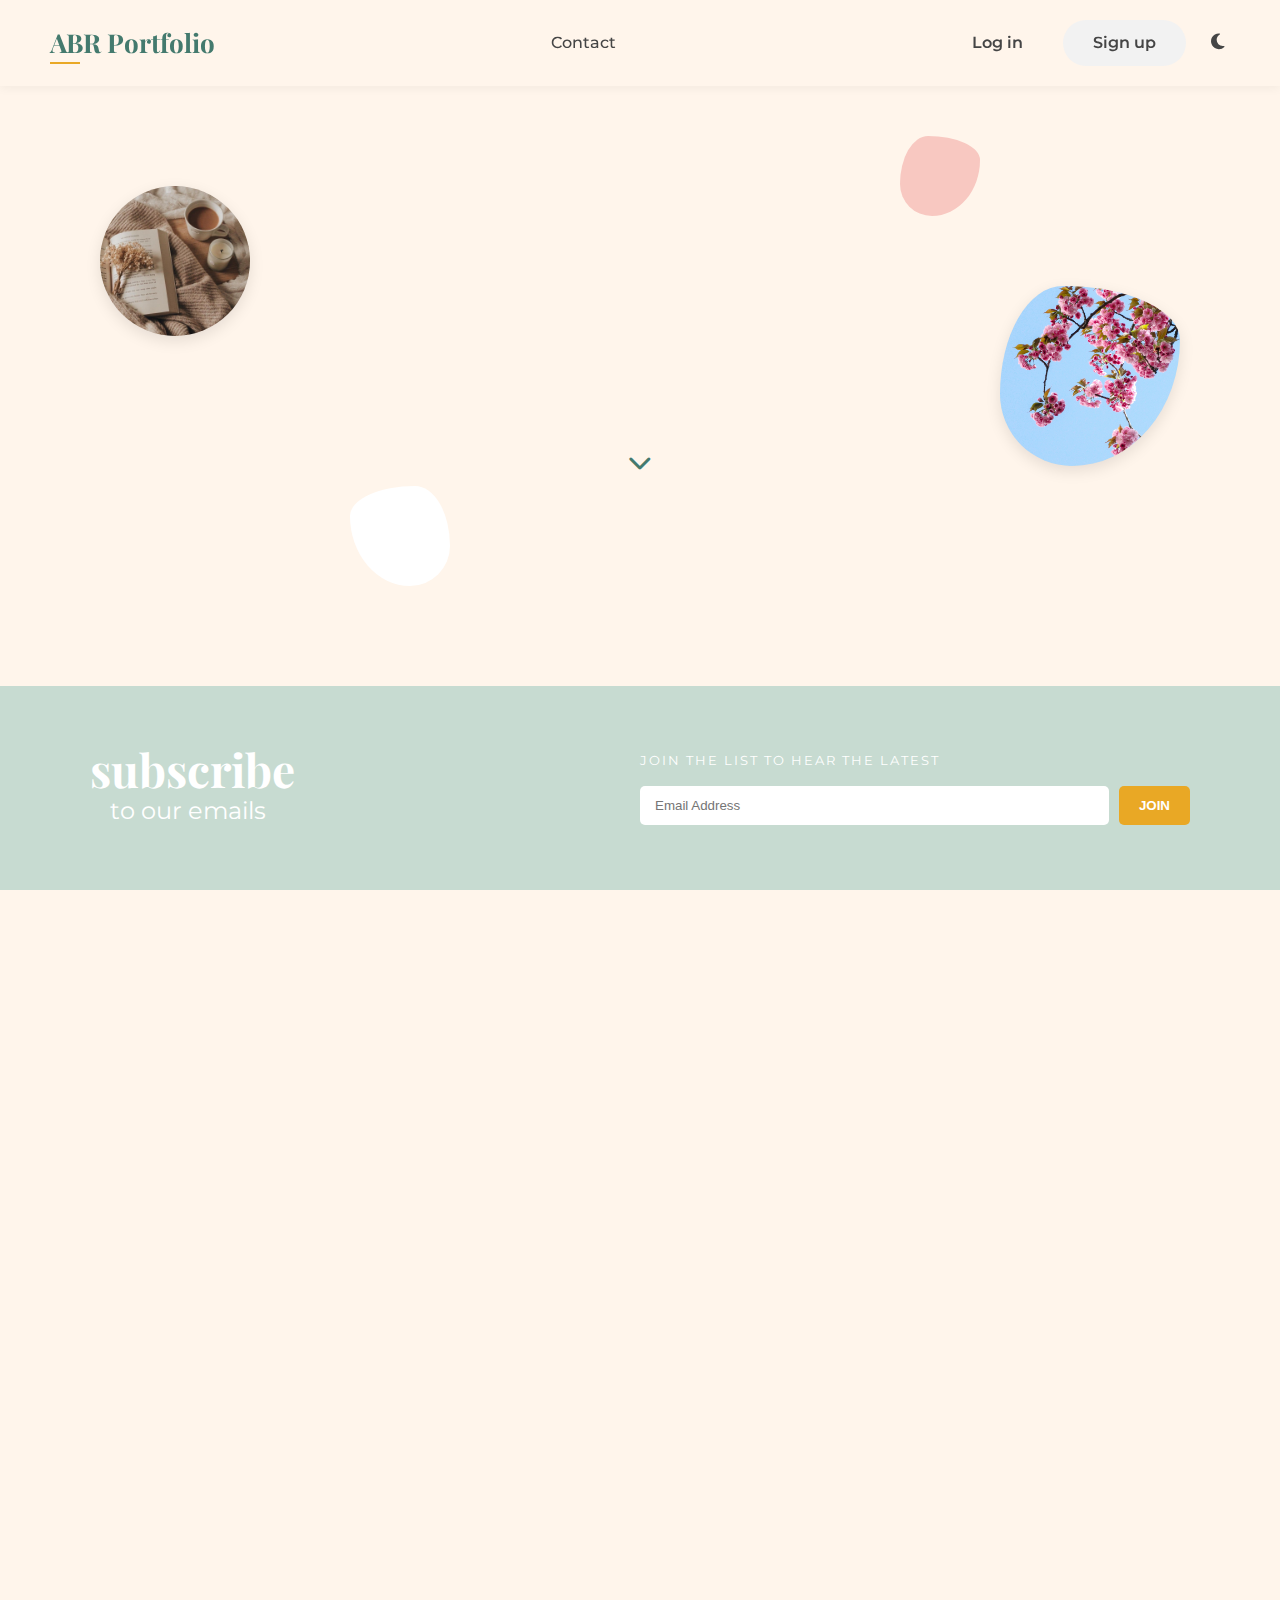
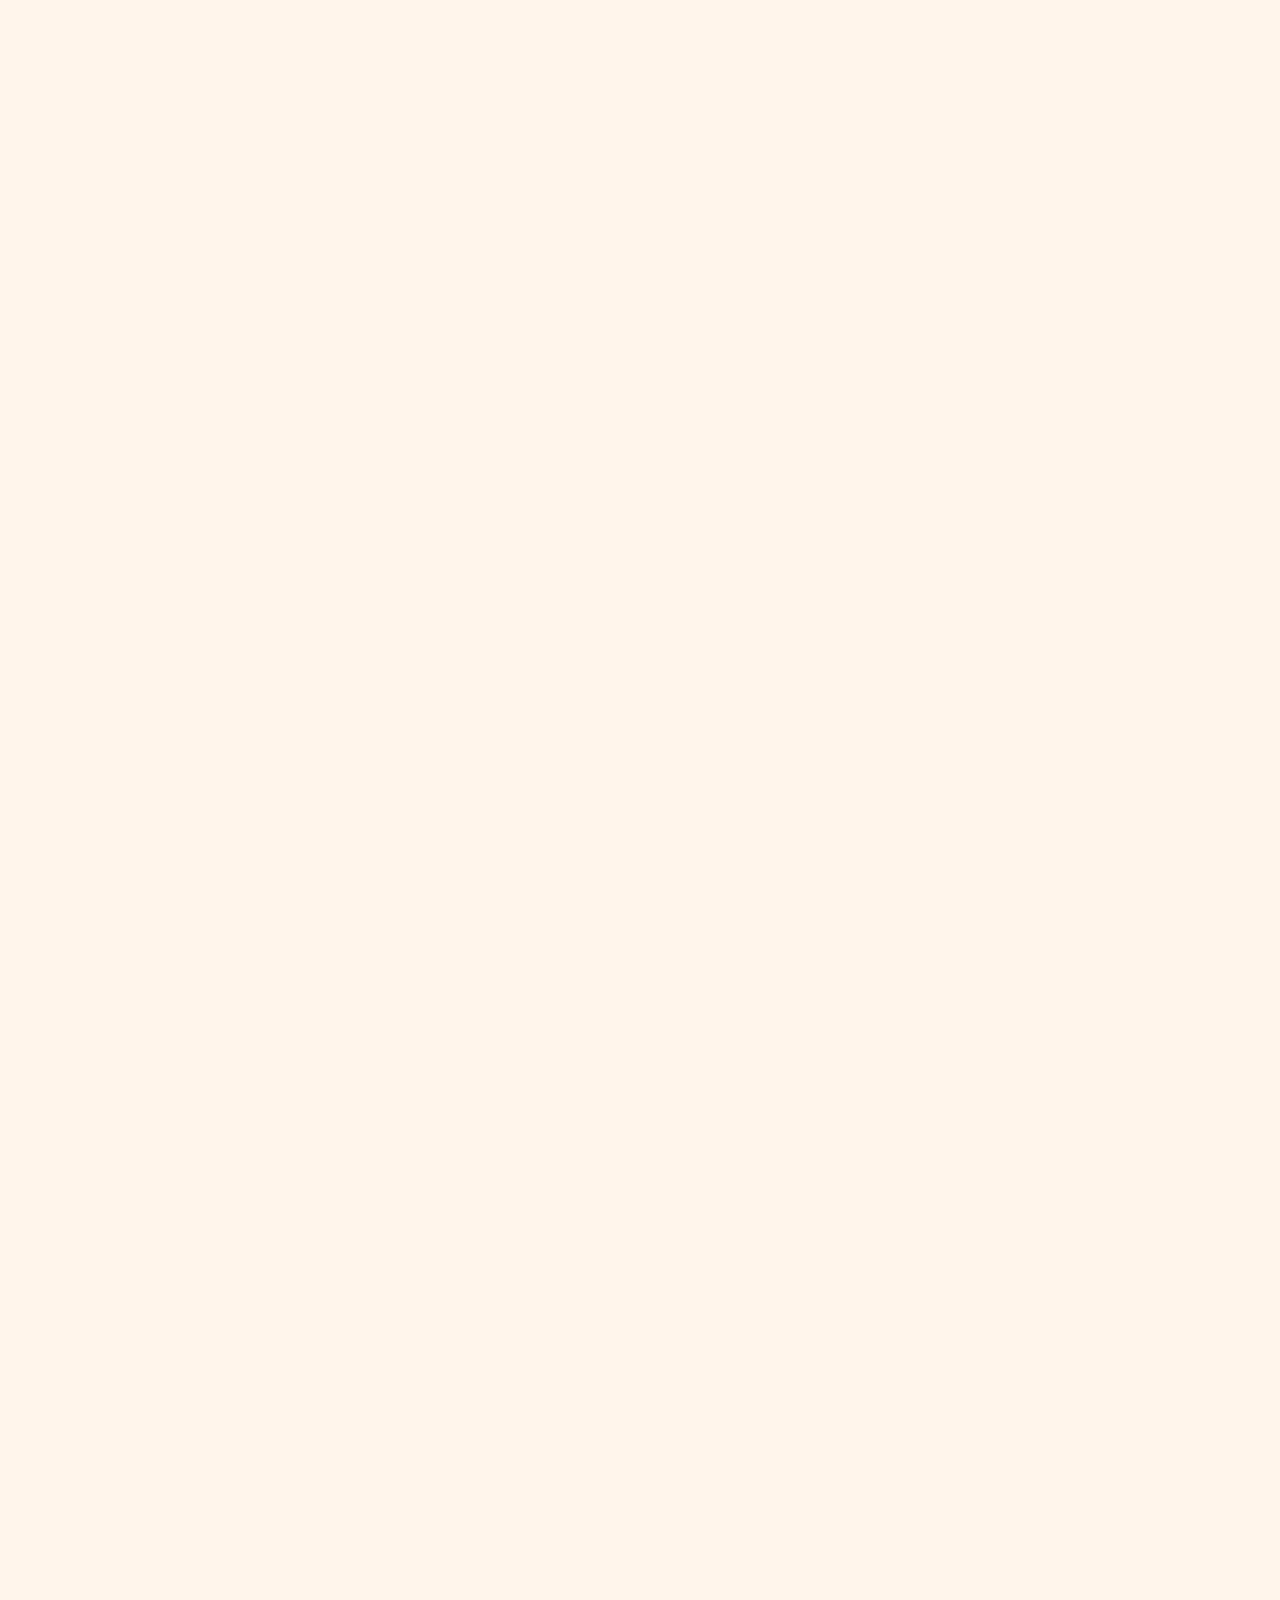
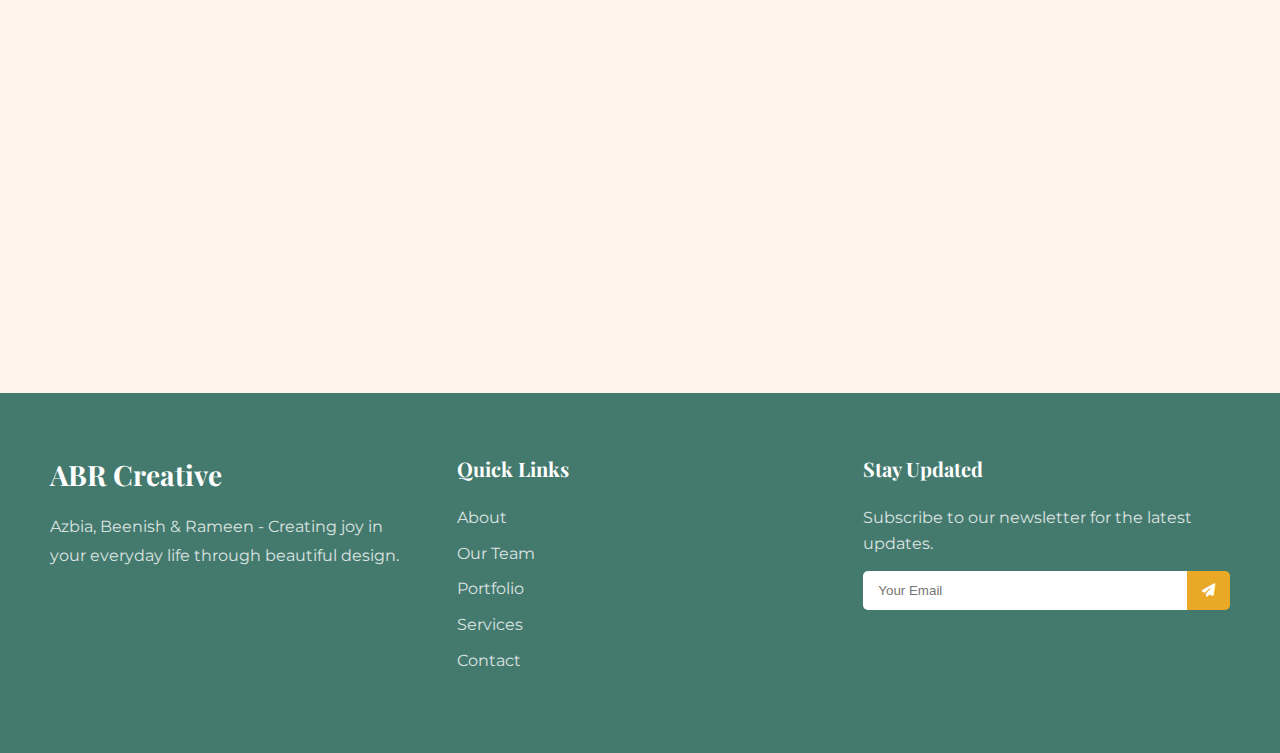
<file: index.html>
<!DOCTYPE html>
<html lang="en">
  <head>
    <meta charset="UTF-8" />
    <meta name="viewport" content="width=device-width, initial-scale=1.0" />
    <title>Azbia, Beenish & Rameen Portfolio</title>
    <link rel="stylesheet" href="styles.css" />
    <link rel="preconnect" href="https://fonts.googleapis.com" />
    <link rel="preconnect" href="https://fonts.gstatic.com" crossorigin />
    <link
      href="https://fonts.googleapis.com/css2?family=Montserrat:wght@400;500;600;700&family=Playfair+Display:ital,wght@0,400;0,700;1,400&display=swap"
      rel="stylesheet"
    />
    <link
      rel="stylesheet"
      href="https://cdnjs.cloudflare.com/ajax/libs/font-awesome/6.4.0/css/all.min.css"
    />
  </head>
  <body>
    <div class="scroll-progress"></div>

    <header>
      <div class="logo">
        <a href="index.html">
          <h1>ABR Portfolio</h1>
        </a>
      </div>
      <nav class="main-nav">
        <ul>
          <li><a href="contact.html">Contact</a></li>
        </ul>
      </nav>
      <div class="nav-buttons">
        <a href="#" class="btn-login">Log in</a>
        <a href="#" class="btn-signup">Sign up</a>
        <button id="dark-mode-toggle" class="dark-mode-toggle">
          <i class="fas fa-moon"></i>
        </button>
      </div>
      <div class="mobile-menu-btn">
        <span></span>
        <span></span>
        <span></span>
      </div>
    </header>

    <section id="home" class="hero reveal">
      <div class="decorative-elements">
        <div class="circle-image left-image"></div>
        <div class="flower flower-1"></div>
        <div class="flower flower-2"></div>
        <div class="circle-image right-image"></div>
      </div>
      <div class="hero-content">
        <div class="tagline">
          <p class="mission">OUR MISSION</p>
          <h2>creating <span>joy</span></h2>
          <h2>in your <span>day</span></h2>
          <p class="subtitle">WITH A LIFE OF COLORFUL FUN</p>
        </div>
        <a href="#about" class="btn-primary">LET'S GO</a>
        <div class="scroll-down">
          <a href="#about">
            <i class="fas fa-chevron-down"></i>
          </a>
        </div>
      </div>
    </section>

    <section class="subscribe reveal">
      <div class="subscribe-container">
        <div class="subscribe-heading">
          <h2>subscribe</h2>
          <p>to our emails</p>
        </div>
        <div class="subscribe-form">
          <p>JOIN THE LIST TO HEAR THE LATEST</p>
          <form>
            <input type="email" placeholder="Email Address" required />
            <button type="submit" class="btn-submit">JOIN</button>
          </form>
        </div>
      </div>
    </section>

    <section id="about" class="about reveal">
      <div class="about-content">
        <div class="about-text">
          <p class="greeting">hey there!</p>
          <h2>Welcome to Our Creative Collective</h2>
          <p class="title">ARTISTIC TRIO WITH UNIQUE VISIONS</p>
          <p class="description">
            We are a trio of creative individuals who combine our unique talents
            and perspectives to deliver exceptional designs and creative
            solutions. Together, we bring diverse skills and innovative ideas to
            every project we undertake.
          </p>
          <div id="hidden-content" style="display: none">
            <p class="description">
              Our collective brings together complementary skills in design,
              development, and visual storytelling. We believe in the power of
              collaboration and how our different perspectives enrich the
              creative process.
            </p>
            <p class="description">
              We specialize in creating beautiful, functional designs that
              elevate brands and make a lasting impression. With our combined
              experience in the creative industry, we bring fresh perspectives
              and innovative approaches to every project.
            </p>
            <p class="description">
              When we're not designing, you can find us exploring nature,
              photographing landscapes, or experimenting with new creative
              techniques. We believe that creativity extends beyond work and
              into all aspects of life.
            </p>
          </div>
          <button id="read-more-btn" class="btn-primary">READ MORE</button>
        </div>
        <div class="about-image">
          <div class="about-image-overlay">
            <div class="social-icons">
              <a href="#"><i class="fab fa-instagram"></i></a>
              <a href="#"><i class="fab fa-pinterest"></i></a>
              <a href="#"><i class="fab fa-behance"></i></a>
            </div>
          </div>
        </div>
      </div>
    </section>

    <section id="team" class="team reveal">
      <div class="section-header">
        <h2>meet <span>our team</span></h2>
        <p>THE CREATIVE MINDS BEHIND OUR WORK</p>
      </div>
      <div class="team-grid">
        <div class="team-member">
          <div class="member-image">
            <img src="images/image2.jpg" alt="Azbia" />
            <div class="member-overlay">
              <div class="member-social">
                <a href="#"><i class="fab fa-instagram"></i></a>
                <a href="#"><i class="fab fa-behance"></i></a>
                <a href="#"><i class="fab fa-linkedin-in"></i></a>
              </div>
            </div>
          </div>
          <div class="member-info">
            <h3>Azbia</h3>
            <p class="member-title">Brand Designer</p>
            <p class="member-bio">
              Specializing in creating memorable brand identities that speak to
              your audience and stand out in a crowded marketplace.
            </p>
          </div>
        </div>

        <div class="team-member">
          <div class="member-image">
            <img src="images/image11.jpg" alt="Beenish" />
            <div class="member-overlay">
              <div class="member-social">
                <a href="#"><i class="fab fa-instagram"></i></a>
                <a href="#"><i class="fab fa-behance"></i></a>
                <a href="#"><i class="fab fa-linkedin-in"></i></a>
              </div>
            </div>
          </div>
          <div class="member-info">
            <h3>Beenish</h3>
            <p class="member-title">Web Developer</p>
            <p class="member-bio">
              Creating beautiful, functional websites that look great on any
              device and provide an excellent user experience.
            </p>
          </div>
        </div>

        <div class="team-member">
          <div class="member-image">
            <img src="images/image4.jpg" alt="Rameen" />
            <div class="member-overlay">
              <div class="member-social">
                <a href="#"><i class="fab fa-instagram"></i></a>
                <a href="#"><i class="fab fa-behance"></i></a>
                <a href="#"><i class="fab fa-linkedin-in"></i></a>
              </div>
            </div>
          </div>
          <div class="member-info">
            <h3>Rameen</h3>
            <p class="member-title">Photographer & Illustrator</p>
            <p class="member-bio">
              Capturing moments with a creative eye and creating custom
              illustrations that bring ideas to life with a unique style.
            </p>
          </div>
        </div>
      </div>
    </section>

    <section id="services" class="services reveal">
      <div class="section-header">
        <h2>our <span>services</span></h2>
        <p>WHAT WE CAN DO FOR YOU</p>
      </div>
      <div class="services-grid">
        <div class="service-card">
          <div class="service-icon">
            <i class="fas fa-palette"></i>
          </div>
          <h3>Brand Design</h3>
          <p>
            Creating memorable brand identities that speak to your audience and
            stand out in a crowded marketplace.
          </p>
          <div class="service-details">
            <button class="service-details-btn">Learn More</button>
          </div>
        </div>
        <div class="service-card">
          <div class="service-icon">
            <i class="fas fa-code"></i>
          </div>
          <h3>Web Development</h3>
          <p>
            Building beautiful, functional websites that look great on any
            device and provide an excellent user experience.
          </p>
          <div class="service-details">
            <button class="service-details-btn">Learn More</button>
          </div>
        </div>
        <div class="service-card">
          <div class="service-icon">
            <i class="fas fa-camera"></i>
          </div>
          <h3>Photography</h3>
          <p>
            Capturing moments with a creative eye, whether for personal
            portraits or product photography for your business.
          </p>
          <div class="service-details">
            <button class="service-details-btn">Learn More</button>
          </div>
        </div>
      </div>
    </section>

    <section id="contact" class="contact reveal">
      <div class="section-header">
        <h2>get in <span>touch</span></h2>
        <p>LET'S WORK TOGETHER</p>
      </div>
      <div class="contact-container">
        <div class="contact-info">
          <div class="contact-detail">
            <i class="fas fa-map-marker-alt"></i>
            <p>123 Creative Street, Designville, NY 10001</p>
          </div>
          <div class="contact-detail">
            <i class="fas fa-envelope"></i>
            <p>hello@abscreative.com</p>
          </div>
          <div class="contact-detail">
            <i class="fas fa-phone"></i>
            <p>+1 (555) 123-4567</p>
          </div>
          <div class="social-links">
            <a href="#"><i class="fab fa-instagram"></i></a>
            <a href="#"><i class="fab fa-pinterest"></i></a>
            <a href="#"><i class="fab fa-behance"></i></a>
            <a href="#"><i class="fab fa-linkedin-in"></i></a>
          </div>
        </div>
        <div class="contact-form">
          <form>
            <div class="form-group">
              <input type="text" placeholder="Your Name" required />
            </div>
            <div class="form-group">
              <input type="email" placeholder="Your Email" required />
            </div>
            <div class="form-group">
              <input type="text" placeholder="Subject" />
            </div>
            <div class="form-group">
              <textarea placeholder="Your Message" rows="5" required></textarea>
            </div>
            <button type="submit" class="btn-primary">SEND MESSAGE</button>
          </form>
        </div>
      </div>
    </section>

    <footer>
      <div class="footer-content">
        <div class="footer-logo">
          <h2>ABR Creative</h2>
          <p>
            Azbia, Beenish & Rameen - Creating joy in your everyday life through
            beautiful design.
          </p>
        </div>
        <div class="footer-links">
          <h3>Quick Links</h3>
          <ul>
            <li><a href="about.html">About</a></li>
            <li><a href="team.html">Our Team</a></li>
            <li><a href="portfolio.html">Portfolio</a></li>
            <li><a href="services.html">Services</a></li>
            <li><a href="contact.html">Contact</a></li>
          </ul>
        </div>
        <div class="footer-newsletter">
          <h3>Stay Updated</h3>
          <p>Subscribe to our newsletter for the latest updates.</p>
          <form>
            <input type="email" placeholder="Your Email" required />
            <button type="submit"><i class="fas fa-paper-plane"></i></button>
          </form>
        </div>
      </div>
    </footer>

    <script src="script.js"></script>
  </body>
</html>
</file>
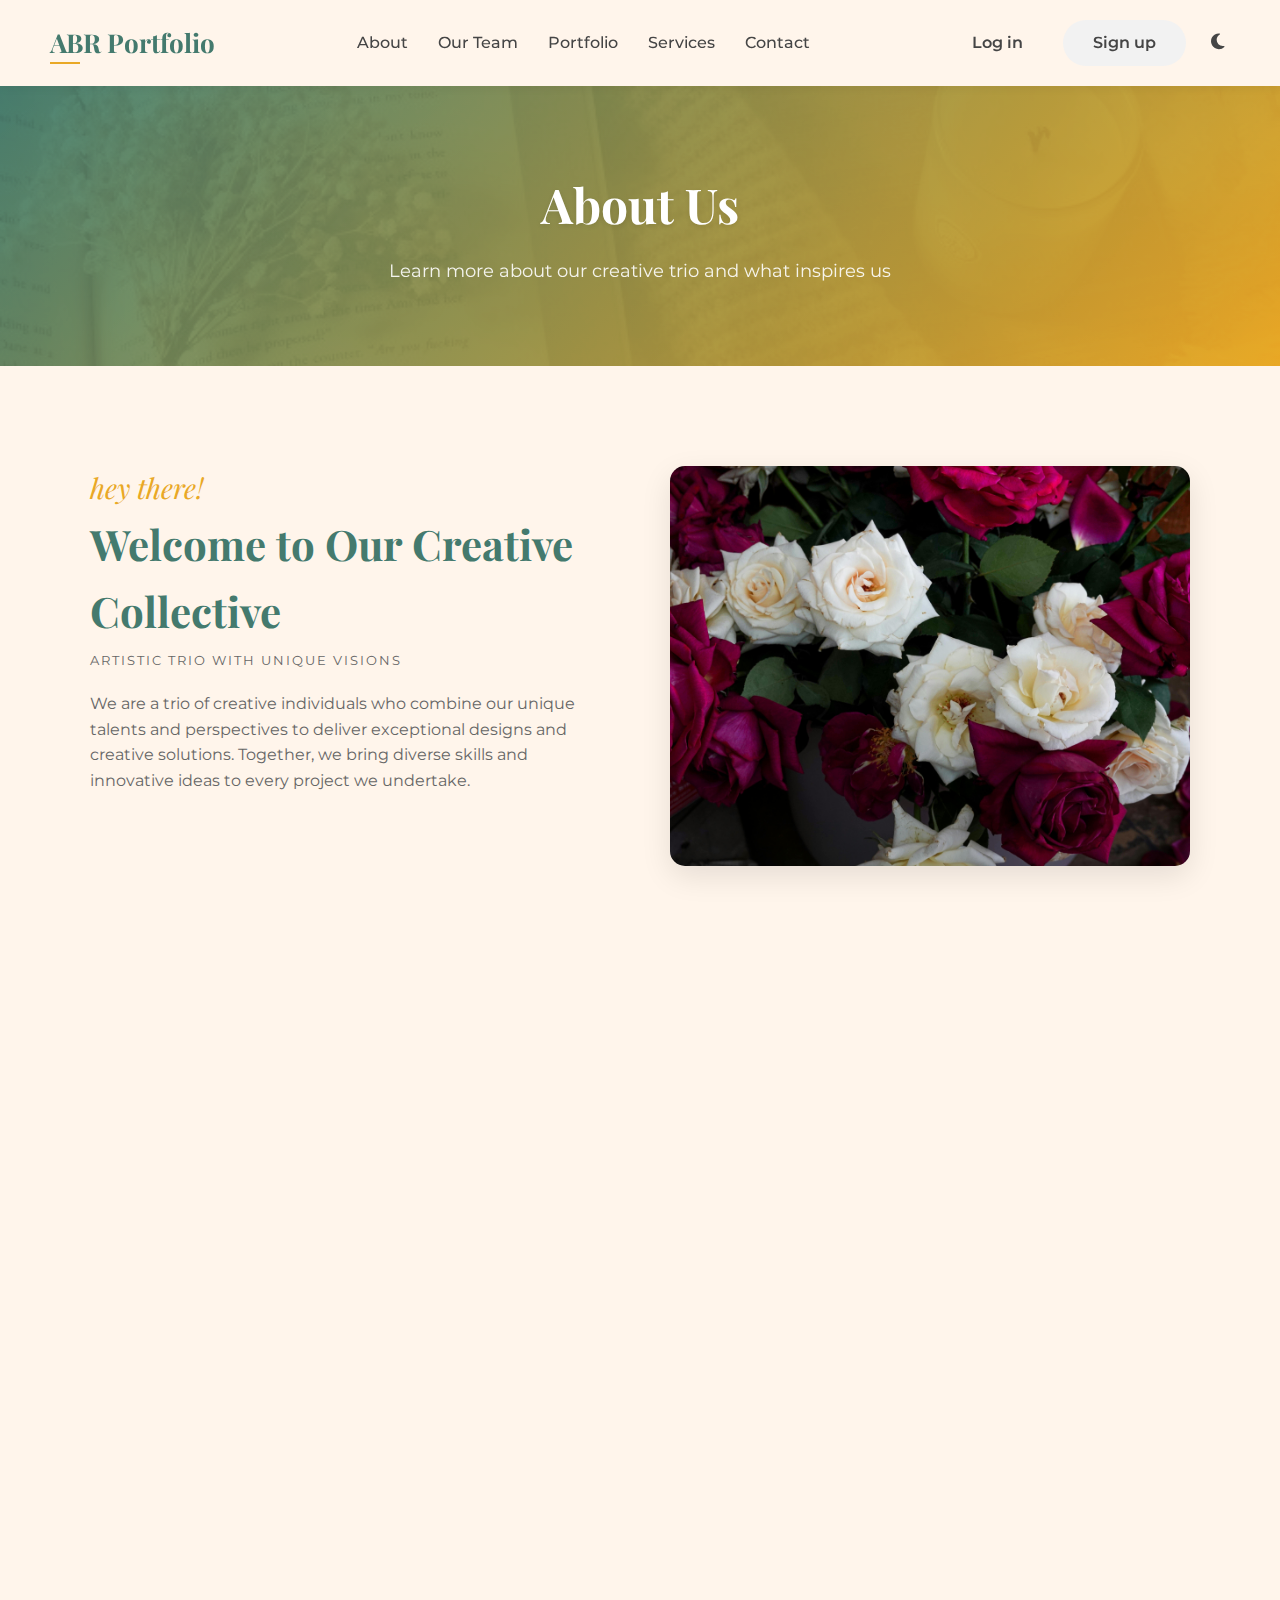
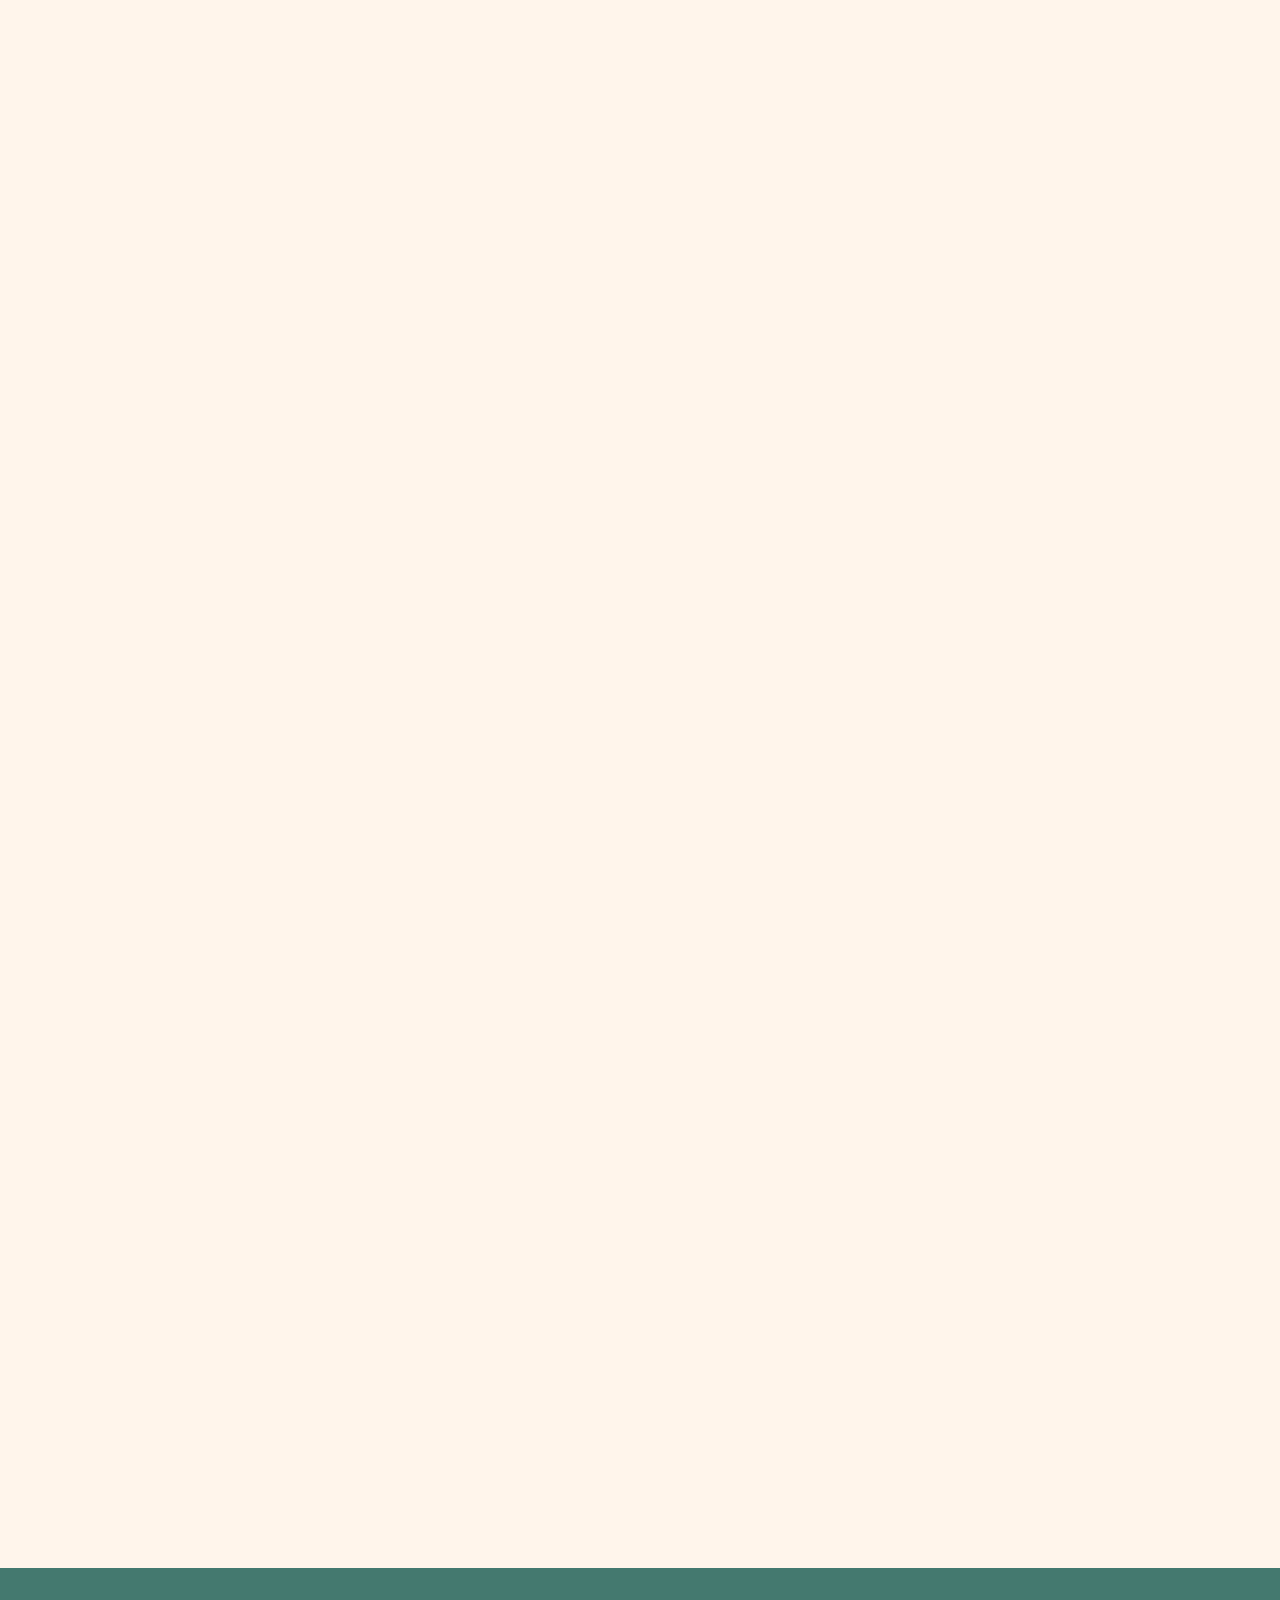
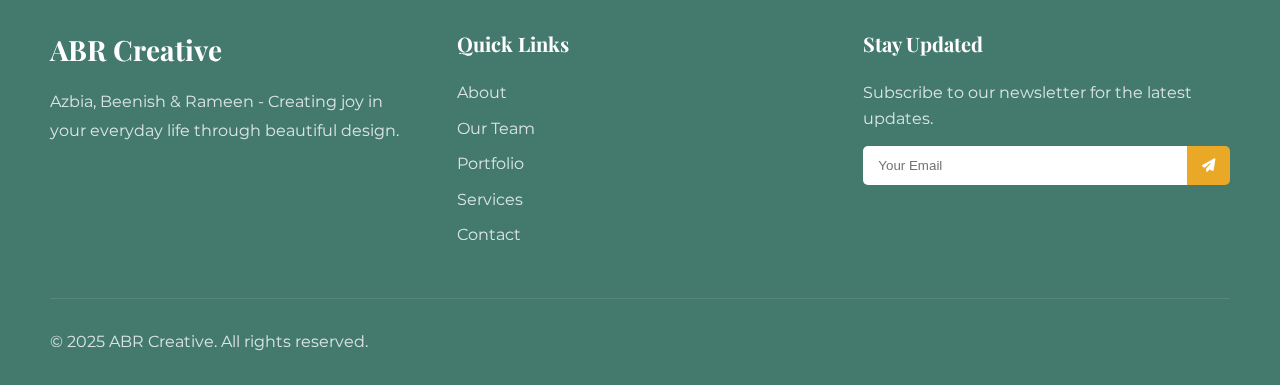
<file: about.html>
<!DOCTYPE html>
<html lang="en">
  <head>
    <meta charset="UTF-8" />
    <meta name="viewport" content="width=device-width, initial-scale=1.0" />
    <title>About Us - ABR Creative</title>
    <link rel="stylesheet" href="styles.css" />
    <link rel="preconnect" href="https://fonts.googleapis.com" />
    <link rel="preconnect" href="https://fonts.gstatic.com" crossorigin />
    <link
      href="https://fonts.googleapis.com/css2?family=Montserrat:wght@400;500;600;700&family=Playfair+Display:ital,wght@0,400;0,700;1,400&display=swap"
      rel="stylesheet"
    />
    <link
      rel="stylesheet"
      href="https://cdnjs.cloudflare.com/ajax/libs/font-awesome/6.4.0/css/all.min.css"
    />
  </head>
  <body>
    <div class="scroll-progress"></div>

    <header>
      <div class="logo">
        <a href="index.html">
          <h1>ABR Portfolio</h1>
        </a>
      </div>
      <nav class="main-nav">
        <ul>
          <li><a href="about.html">About</a></li>
          <li><a href="team.html">Our Team</a></li>
          <li><a href="portfolio.html">Portfolio</a></li>
          <li><a href="services.html">Services</a></li>
          <li><a href="contact.html">Contact</a></li>
        </ul>
      </nav>
      <div class="nav-buttons">
        <a href="#" class="btn-login">Log in</a>
        <a href="#" class="btn-signup">Sign up</a>
        <button id="dark-mode-toggle" class="dark-mode-toggle">
          <i class="fas fa-moon"></i>
        </button>
      </div>
      <div class="mobile-menu-btn">
        <span></span>
        <span></span>
        <span></span>
      </div>
    </header>

    <section class="page-header">
      <div class="page-header-content">
        <h1>About Us</h1>
        <p>Learn more about our creative trio and what inspires us</p>
      </div>
    </section>

    <section class="about reveal">
      <div class="about-content">
        <div class="about-text">
          <p class="greeting">hey there!</p>
          <h2>Welcome to Our Creative Collective</h2>
          <p class="title">ARTISTIC TRIO WITH UNIQUE VISIONS</p>
          <p class="description">
            We are a trio of creative individuals who combine our unique talents
            and perspectives to deliver exceptional designs and creative
            solutions. Together, we bring diverse skills and innovative ideas to
            every project we undertake.
          </p>
        </div>
        <div class="about-image">
          <div class="about-image-overlay">
            <div class="social-icons">
              <a href="#"><i class="fab fa-instagram"></i></a>
              <a href="#"><i class="fab fa-pinterest"></i></a>
              <a href="#"><i class="fab fa-behance"></i></a>
            </div>
          </div>
        </div>
      </div>
    </section>

    <section class="about-story reveal">
      <div class="container">
        <div class="section-header">
          <h2>Our <span>Story</span></h2>
          <p>HOW WE CAME TOGETHER</p>
        </div>
        <div class="story-content">
          <div class="story-timeline">
            <div class="timeline-item">
              <div class="timeline-year">2018</div>
              <div class="timeline-content">
                <h3>The Beginning</h3>
                <p>
                  Azbia and Beenish met during a creative workshop and instantly
                  connected over shared design philosophies and complementary
                  skills.
                </p>
              </div>
            </div>
            <div class="timeline-item">
              <div class="timeline-year">2019</div>
              <div class="timeline-content">
                <h3>First Collaboration</h3>
                <p>
                  The duo worked on their first major project together,
                  delivering exceptional results that gained recognition in the
                  design community.
                </p>
              </div>
            </div>
            <div class="timeline-item">
              <div class="timeline-year">2020</div>
              <div class="timeline-content">
                <h3>Growth & Expansion</h3>
                <p>
                  Rameen joined the team, bringing her photography and
                  illustration skills to complement the existing design
                  expertise.
                </p>
              </div>
            </div>
            <div class="timeline-item">
              <div class="timeline-year">2021</div>
              <div class="timeline-content">
                <h3>Studio Launch</h3>
                <p>
                  We officially launched our creative studio, establishing our
                  unique approach to collaborative design.
                </p>
              </div>
            </div>
            <div class="timeline-item">
              <div class="timeline-year">Today</div>
              <div class="timeline-content">
                <h3>Growing Together</h3>
                <p>
                  We continue to grow our portfolio, working with clients
                  globally and constantly evolving our creative approach.
                </p>
              </div>
            </div>
          </div>
        </div>
      </div>
    </section>

    <section class="about-values reveal">
      <div class="container">
        <div class="section-header">
          <h2>our <span>values</span></h2>
          <p>WHAT GUIDES OUR WORK</p>
        </div>
        <div class="values-grid">
          <div class="value-card">
            <div class="value-icon">
              <i class="fas fa-heart"></i>
            </div>
            <h3>Passion</h3>
            <p>
              We approach every project with genuine passion and enthusiasm,
              putting our hearts into everything we create.
            </p>
          </div>
          <div class="value-card">
            <div class="value-icon">
              <i class="fas fa-lightbulb"></i>
            </div>
            <h3>Creativity</h3>
            <p>
              We push creative boundaries, constantly exploring new ideas and
              approaches to design challenges.
            </p>
          </div>
          <div class="value-card">
            <div class="value-icon">
              <i class="fas fa-handshake"></i>
            </div>
            <h3>Collaboration</h3>
            <p>
              We believe in the power of collaboration - with each other and
              with our clients - to create truly exceptional work.
            </p>
          </div>
          <div class="value-card">
            <div class="value-icon">
              <i class="fas fa-gem"></i>
            </div>
            <h3>Quality</h3>
            <p>
              We never compromise on quality, ensuring every detail of our work
              meets the highest standards.
            </p>
          </div>
        </div>
      </div>
    </section>

    <section class="cta-section reveal">
      <div class="container">
        <div class="cta-content">
          <h2>Ready to work together?</h2>
          <p>Let's create something amazing for your brand</p>
          <a href="contact.html" class="btn-primary">Get in Touch</a>
        </div>
      </div>
    </section>

    <footer>
      <div class="footer-content">
        <div class="footer-logo">
          <h2>ABR Creative</h2>
          <p>
            Azbia, Beenish & Rameen - Creating joy in your everyday life through
            beautiful design.
          </p>
        </div>
        <div class="footer-links">
          <h3>Quick Links</h3>
          <ul>
            <li><a href="about.html">About</a></li>
            <li><a href="team.html">Our Team</a></li>
            <li><a href="portfolio.html">Portfolio</a></li>
            <li><a href="services.html">Services</a></li>
            <li><a href="contact.html">Contact</a></li>
          </ul>
        </div>
        <div class="footer-newsletter">
          <h3>Stay Updated</h3>
          <p>Subscribe to our newsletter for the latest updates.</p>
          <form>
            <input type="email" placeholder="Your Email" required />
            <button type="submit"><i class="fas fa-paper-plane"></i></button>
          </form>
        </div>
      </div>
      <div class="footer-bottom">
        <p>&copy; 2025 ABR Creative. All rights reserved.</p>
        <a href="#" class="back-to-top">
          <i class="fas fa-arrow-up"></i>
        </a>
      </div>
    </footer>

    <script src="script.js"></script>
  </body>
</html>
</file>
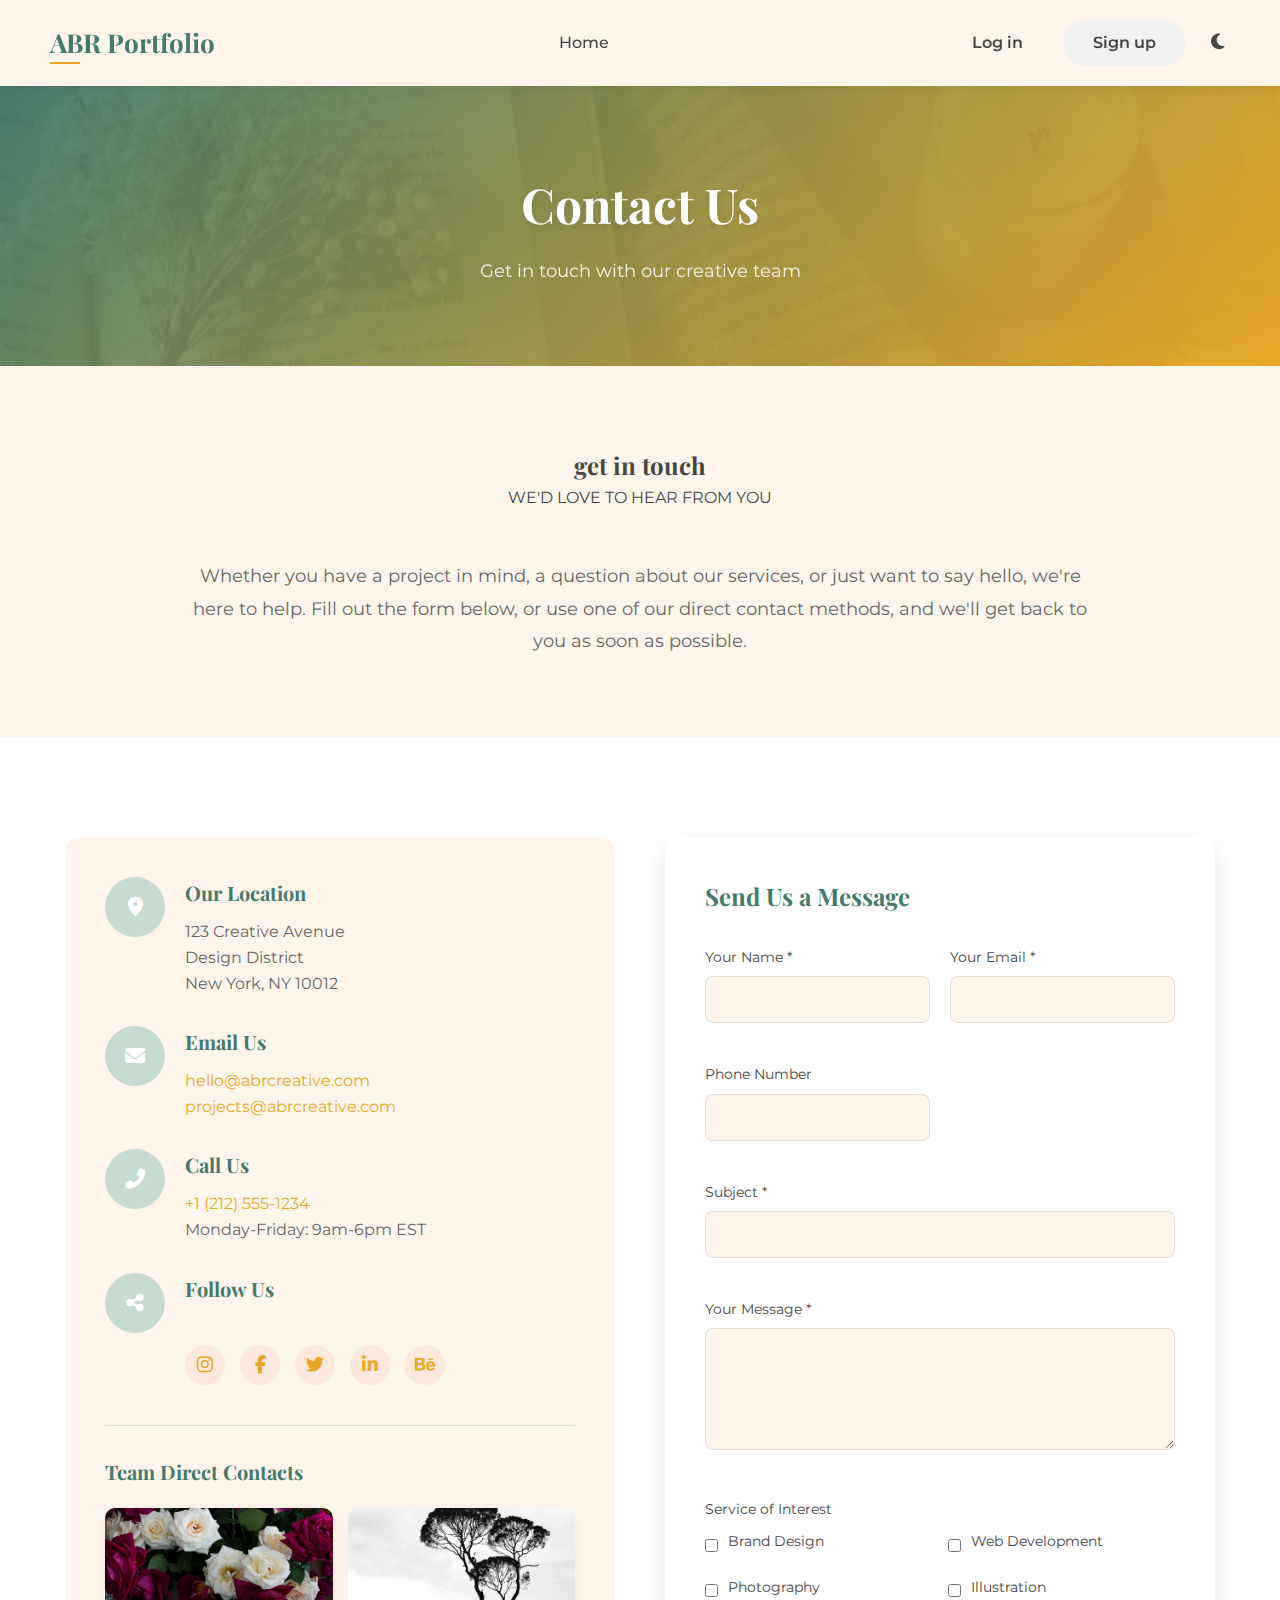
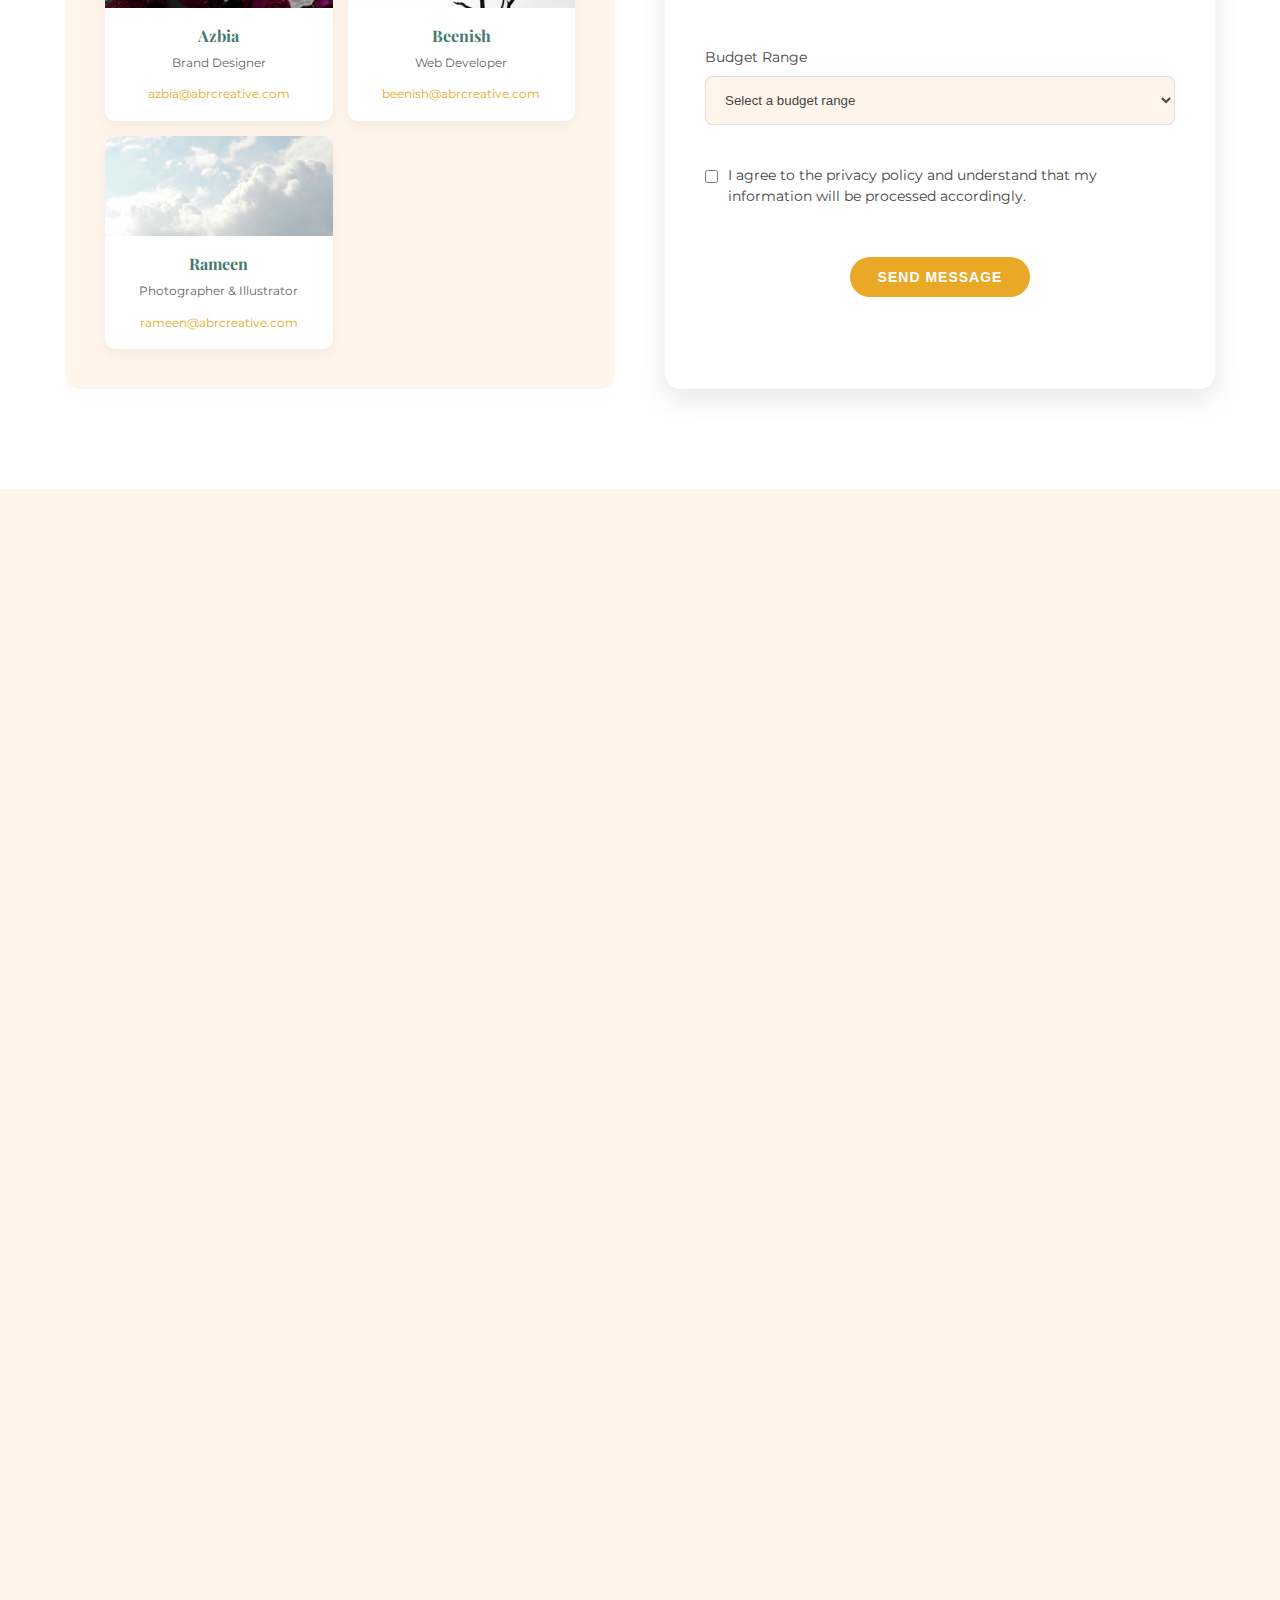
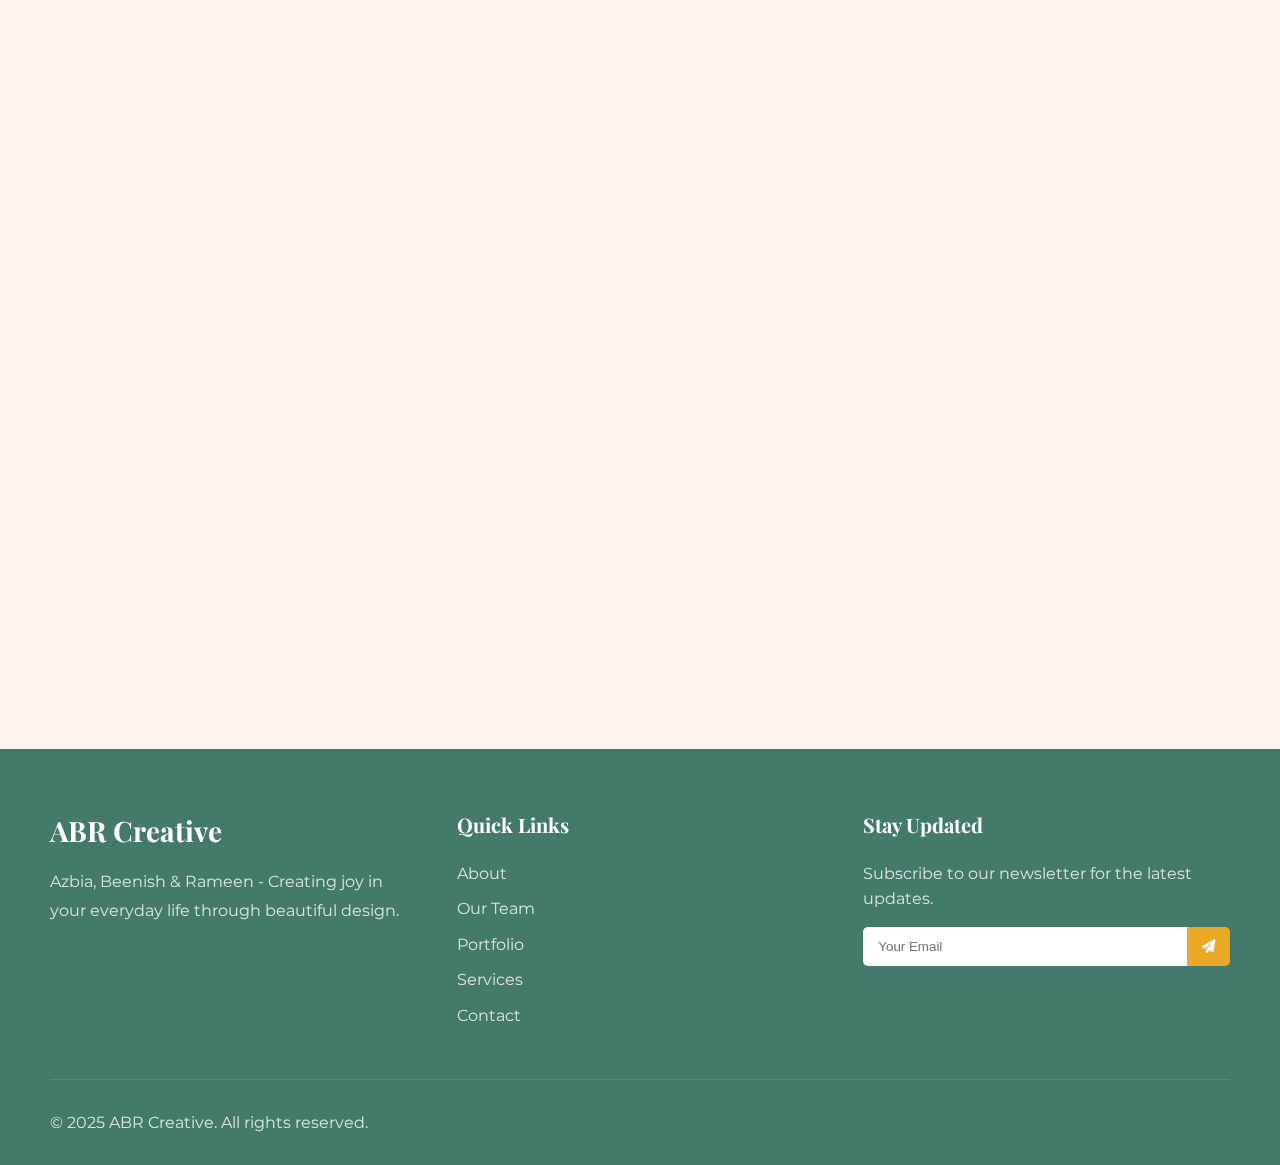
<file: contact.html>
<!DOCTYPE html>
<html lang="en">
  <head>
    <meta charset="UTF-8" />
    <meta name="viewport" content="width=device-width, initial-scale=1.0" />
    <title>Contact Us - ABR Creative</title>
    <link rel="stylesheet" href="styles.css" />
    <link rel="preconnect" href="https://fonts.googleapis.com" />
    <link rel="preconnect" href="https://fonts.gstatic.com" crossorigin />
    <link
      href="https://fonts.googleapis.com/css2?family=Montserrat:wght@400;500;600;700&family=Playfair+Display:ital,wght@0,400;0,700;1,400&display=swap"
      rel="stylesheet"
    />
    <link
      rel="stylesheet"
      href="https://cdnjs.cloudflare.com/ajax/libs/font-awesome/6.4.0/css/all.min.css"
    />
  </head>
  <body>
    <div class="scroll-progress"></div>

    <header>
      <div class="logo">
        <a href="index.html">
          <h1>ABR Portfolio</h1>
        </a>
      </div>
      <nav class="main-nav">
        <ul>
          <li><a href="index.html">Home</a></li>
        </ul>
      </nav>
      <div class="nav-buttons">
        <a href="#" class="btn-login">Log in</a>
        <a href="#" class="btn-signup">Sign up</a>
        <button id="dark-mode-toggle" class="dark-mode-toggle">
          <i class="fas fa-moon"></i>
        </button>
      </div>
      <div class="mobile-menu-btn">
        <span></span>
        <span></span>
        <span></span>
      </div>
    </header>

    <section class="page-header">
      <div class="page-header-content">
        <h1>Contact Us</h1>
        <p>Get in touch with our creative team</p>
      </div>
    </section>

    <section class="contact-intro reveal">
      <div class="container">
        <div class="section-header">
          <h2>get in <span>touch</span></h2>
          <p>WE'D LOVE TO HEAR FROM YOU</p>
        </div>
        <p class="contact-description">
          Whether you have a project in mind, a question about our services, or
          just want to say hello, we're here to help. Fill out the form below,
          or use one of our direct contact methods, and we'll get back to you as
          soon as possible.
        </p>
      </div>
    </section>

    <section class="contact-main reveal">
      <div class="container">
        <div class="contact-grid">
          <div class="contact-info">
            <div class="contact-method">
              <div class="contact-icon">
                <i class="fas fa-map-marker-alt"></i>
              </div>
              <div class="contact-details">
                <h3>Our Location</h3>
                <p>
                  123 Creative Avenue<br />Design District<br />New York, NY
                  10012
                </p>
              </div>
            </div>

            <div class="contact-method">
              <div class="contact-icon">
                <i class="fas fa-envelope"></i>
              </div>
              <div class="contact-details">
                <h3>Email Us</h3>
                <p>
                  <a href="mailto:hello@abrcreative.com"
                    >hello@abrcreative.com</a
                  >
                </p>
                <p>
                  <a href="mailto:projects@abrcreative.com"
                    >projects@abrcreative.com</a
                  >
                </p>
              </div>
            </div>

            <div class="contact-method">
              <div class="contact-icon">
                <i class="fas fa-phone-alt"></i>
              </div>
              <div class="contact-details">
                <h3>Call Us</h3>
                <p><a href="tel:+12125551234">+1 (212) 555-1234</a></p>
                <p>Monday-Friday: 9am-6pm EST</p>
              </div>
            </div>

            <div class="contact-method">
              <div class="contact-icon">
                <i class="fas fa-share-alt"></i>
              </div>
              <div class="contact-details">
                <h3>Follow Us</h3>
                <div class="social-links">
                  <a href="#" target="_blank"
                    ><i class="fab fa-instagram"></i
                  ></a>
                  <a href="#" target="_blank"
                    ><i class="fab fa-facebook-f"></i
                  ></a>
                  <a href="#" target="_blank"><i class="fab fa-twitter"></i></a>
                  <a href="#" target="_blank"
                    ><i class="fab fa-linkedin-in"></i
                  ></a>
                  <a href="#" target="_blank"><i class="fab fa-behance"></i></a>
                </div>
              </div>
            </div>

            <div class="team-contacts">
              <h3>Team Direct Contacts</h3>
              <div class="team-contact-cards">
                <div class="team-contact-card">
                  <div class="team-contact-image">
                    <img src="images/image7.jpg" alt="Azbia" />
                  </div>
                  <div class="team-contact-info">
                    <h4>Azbia</h4>
                    <p>Brand Designer</p>
                    <a href="mailto:azbia@abrcreative.com"
                      >azbia@abrcreative.com</a
                    >
                  </div>
                </div>

                <div class="team-contact-card">
                  <div class="team-contact-image">
                    <img src="images/image8.jpg" alt="Beenish" />
                  </div>
                  <div class="team-contact-info">
                    <h4>Beenish</h4>
                    <p>Web Developer</p>
                    <a href="mailto:beenish@abrcreative.com"
                      >beenish@abrcreative.com</a
                    >
                  </div>
                </div>

                <div class="team-contact-card">
                  <div class="team-contact-image">
                    <img src="images/image9.jpg" alt="Rameen" />
                  </div>
                  <div class="team-contact-info">
                    <h4>Rameen</h4>
                    <p>Photographer & Illustrator</p>
                    <a href="mailto:rameen@abrcreative.com"
                      >rameen@abrcreative.com</a
                    >
                  </div>
                </div>
              </div>
            </div>
          </div>

          <div class="contact-form-container">
            <h3>Send Us a Message</h3>
            <form id="contactForm" class="contact-form">
              <div class="form-group">
                <label for="name">Your Name *</label>
                <input type="text" id="name" name="name" required />
              </div>

              <div class="form-group">
                <label for="email">Your Email *</label>
                <input type="email" id="email" name="email" required />
              </div>

              <div class="form-group">
                <label for="phone">Phone Number</label>
                <input type="tel" id="phone" name="phone" />
              </div>

              <div class="form-group full-width">
                <label for="subject">Subject *</label>
                <input type="text" id="subject" name="subject" required />
              </div>

              <div class="form-group full-width">
                <label for="message">Your Message *</label>
                <textarea
                  id="message"
                  name="message"
                  rows="6"
                  required
                ></textarea>
              </div>

              <div class="form-group full-width service-selection">
                <label>Service of Interest</label>
                <div class="service-checkboxes">
                  <div class="checkbox-group">
                    <input
                      type="checkbox"
                      id="branding"
                      name="service"
                      value="branding"
                    />
                    <label for="branding">Brand Design</label>
                  </div>

                  <div class="checkbox-group">
                    <input
                      type="checkbox"
                      id="web"
                      name="service"
                      value="web"
                    />
                    <label for="web">Web Development</label>
                  </div>

                  <div class="checkbox-group">
                    <input
                      type="checkbox"
                      id="photography"
                      name="service"
                      value="photography"
                    />
                    <label for="photography">Photography</label>
                  </div>

                  <div class="checkbox-group">
                    <input
                      type="checkbox"
                      id="illustration"
                      name="service"
                      value="illustration"
                    />
                    <label for="illustration">Illustration</label>
                  </div>
                </div>
              </div>

              <div class="form-group full-width">
                <label for="budget">Budget Range</label>
                <select id="budget" name="budget">
                  <option value="">Select a budget range</option>
                  <option value="under-2k">Under $2,000</option>
                  <option value="2k-5k">$2,000 - $5,000</option>
                  <option value="5k-10k">$5,000 - $10,000</option>
                  <option value="10k-plus">$10,000+</option>
                </select>
              </div>

              <div class="form-group full-width">
                <div class="form-privacy">
                  <input type="checkbox" id="privacy" name="privacy" required />
                  <label for="privacy"
                    >I agree to the <a href="#">privacy policy</a> and
                    understand that my information will be processed
                    accordingly.</label
                  >
                </div>
              </div>

              <div class="form-submit">
                <button type="submit" class="btn-primary">Send Message</button>
              </div>
            </form>
          </div>
        </div>
      </div>
    </section>

    <section class="map-section reveal">
      <div class="container">
        <div class="section-header">
          <h2>our <span>location</span></h2>
          <p>VISIT OUR STUDIO</p>
        </div>
        <div class="map-container">
          <div class="map-placeholder">
            <img src="images/image7.jpg" alt="Map location" />
            <div class="map-overlay">
              <p>Click to load interactive map</p>
              <button class="btn-primary load-map">Load Map</button>
            </div>
          </div>
          <div class="map-info">
            <h3>Studio Hours</h3>
            <div class="hours-grid">
              <div class="day">Monday - Friday</div>
              <div class="time">9:00 AM - 6:00 PM</div>
              <div class="day">Saturday</div>
              <div class="time">10:00 AM - 3:00 PM</div>
              <div class="day">Sunday</div>
              <div class="time">Closed</div>
            </div>
            <p class="appointment-note">
              Visits are by appointment only. Please contact us to schedule a
              meeting.
            </p>
          </div>
        </div>
      </div>
    </section>

    <section class="faq-section reveal">
      <div class="container">
        <div class="section-header">
          <h2>frequently asked <span>questions</span></h2>
          <p>COMMON INQUIRIES</p>
        </div>
        <div class="faq-container">
          <div class="faq-item">
            <div class="faq-question">
              <h3>What is your typical process for new projects?</h3>
              <button class="faq-toggle"><i class="fas fa-plus"></i></button>
            </div>
            <div class="faq-answer">
              <p>
                Our process typically includes an initial consultation, proposal
                and agreement, creative discovery, concept development,
                revisions based on your feedback, finalization, and delivery of
                assets. We maintain open communication throughout the entire
                process.
              </p>
            </div>
          </div>

          <div class="faq-item">
            <div class="faq-question">
              <h3>How long does a typical project take to complete?</h3>
              <button class="faq-toggle"><i class="fas fa-plus"></i></button>
            </div>
            <div class="faq-answer">
              <p>
                Project timelines vary based on scope and complexity. A basic
                brand identity might take 3-4 weeks, while a full website with
                custom illustrations could take 8-12 weeks. We'll provide a
                detailed timeline during our initial consultation.
              </p>
            </div>
          </div>

          <div class="faq-item">
            <div class="faq-question">
              <h3>Do you offer payment plans?</h3>
              <button class="faq-toggle"><i class="fas fa-plus"></i></button>
            </div>
            <div class="faq-answer">
              <p>
                Yes, we typically structure payments in milestones. Most
                projects require a 50% deposit to begin, with remaining payments
                tied to project milestones. For larger projects, we can discuss
                a payment schedule that works for you.
              </p>
            </div>
          </div>

          <div class="faq-item">
            <div class="faq-question">
              <h3>Can you work with clients remotely?</h3>
              <button class="faq-toggle"><i class="fas fa-plus"></i></button>
            </div>
            <div class="faq-answer">
              <p>
                Absolutely! We work with clients worldwide. We use video
                conferencing, collaborative design tools, and project management
                software to maintain effective communication regardless of
                location.
              </p>
            </div>
          </div>

          <div class="faq-item">
            <div class="faq-question">
              <h3>Who will I be working with directly?</h3>
              <button class="faq-toggle"><i class="fas fa-plus"></i></button>
            </div>
            <div class="faq-answer">
              <p>
                Depending on your project needs, you'll work directly with the
                relevant team member specializing in your required service. For
                comprehensive projects, you'll have a primary contact who
                coordinates with the whole team to ensure a seamless experience.
              </p>
            </div>
          </div>
        </div>
      </div>
    </section>

    <section class="cta-section reveal">
      <div class="container">
        <div class="cta-content">
          <h2>Ready to start your project?</h2>
          <p>Let's create something amazing together</p>
          <button id="scrollToForm" class="btn-primary">Get Started Now</button>
        </div>
      </div>
    </section>

    <footer>
      <div class="footer-content">
        <div class="footer-logo">
          <h2>ABR Creative</h2>
          <p>
            Azbia, Beenish & Rameen - Creating joy in your everyday life through
            beautiful design.
          </p>
        </div>
        <div class="footer-links">
          <h3>Quick Links</h3>
          <ul>
            <li><a href="about.html">About</a></li>
            <li><a href="team.html">Our Team</a></li>
            <li><a href="portfolio.html">Portfolio</a></li>
            <li><a href="services.html">Services</a></li>
            <li><a href="contact.html">Contact</a></li>
          </ul>
        </div>
        <div class="footer-newsletter">
          <h3>Stay Updated</h3>
          <p>Subscribe to our newsletter for the latest updates.</p>
          <form>
            <input type="email" placeholder="Your Email" required />
            <button type="submit"><i class="fas fa-paper-plane"></i></button>
          </form>
        </div>
      </div>
      <div class="footer-bottom">
        <p>&copy; 2025 ABR Creative. All rights reserved.</p>
        <a href="#" class="back-to-top">
          <i class="fas fa-arrow-up"></i>
        </a>
      </div>
    </footer>

    <script src="script.js"></script>
  </body>
</html>
</file>
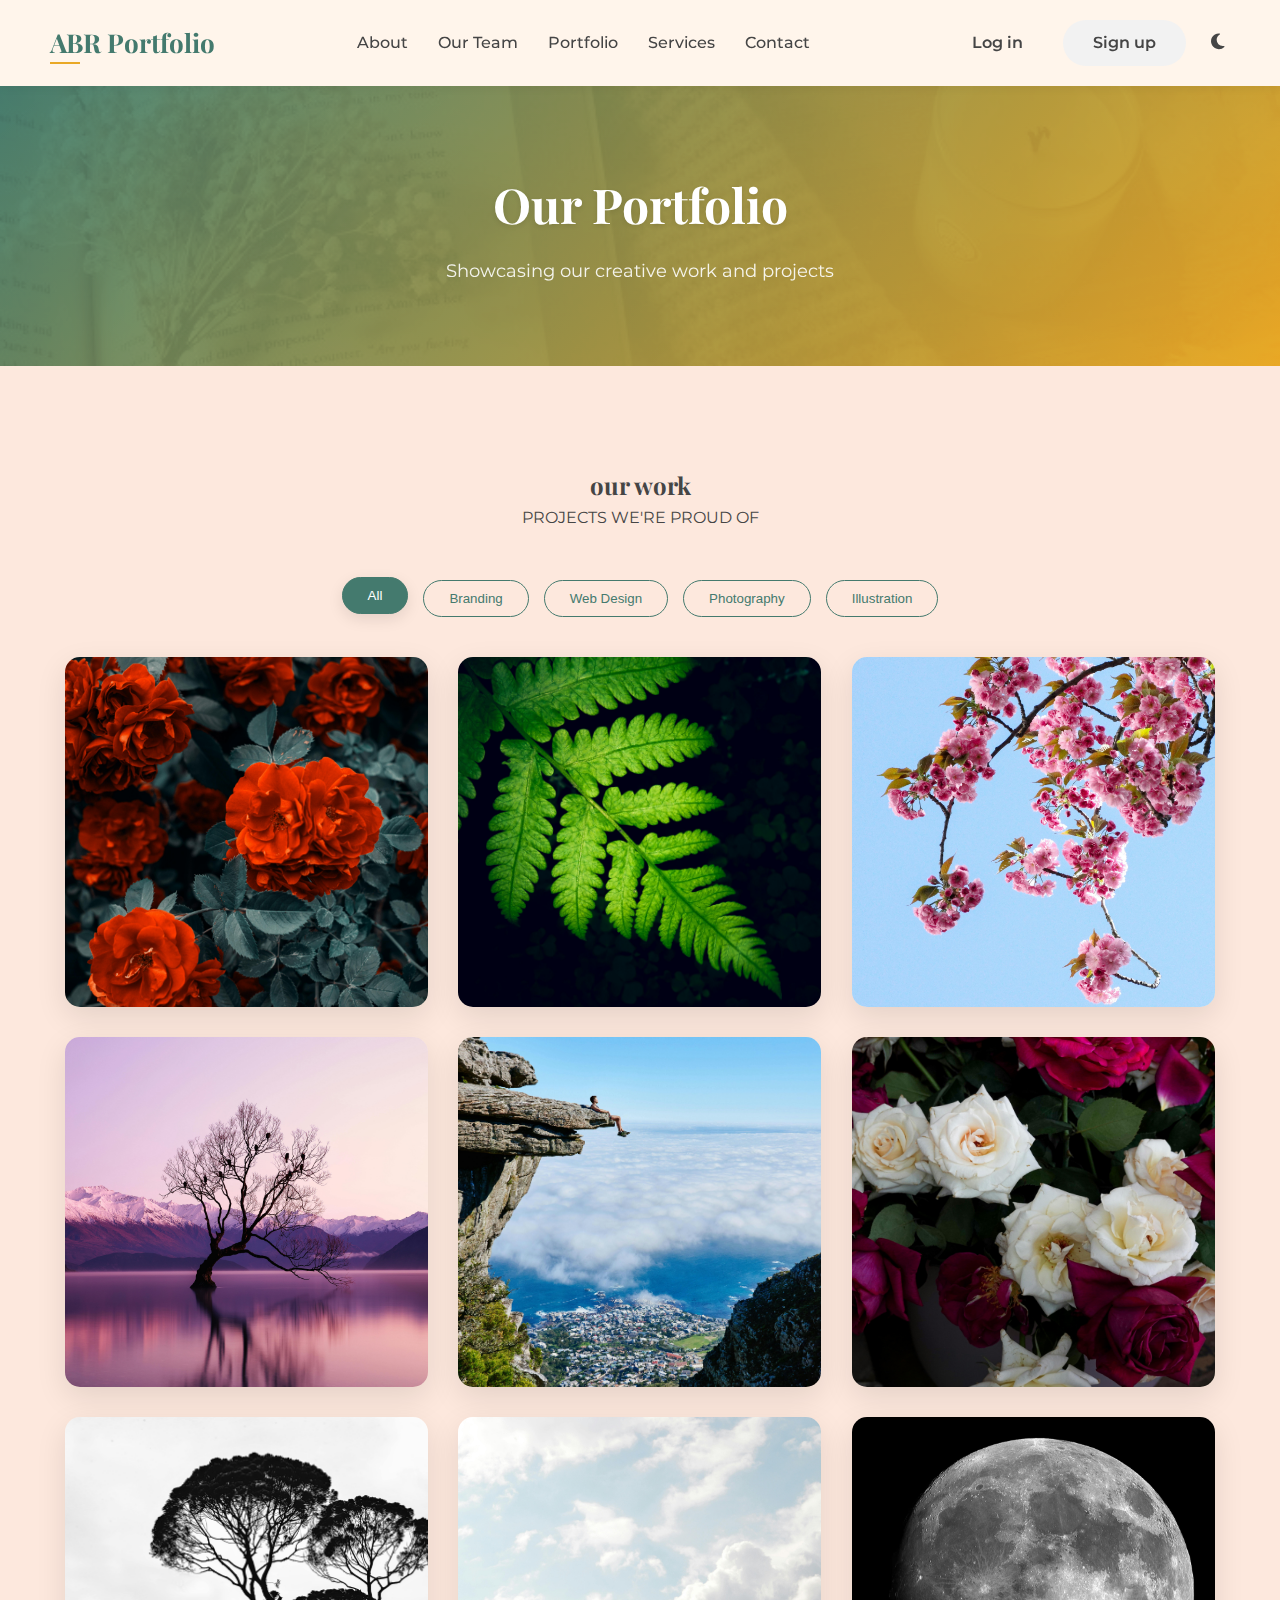
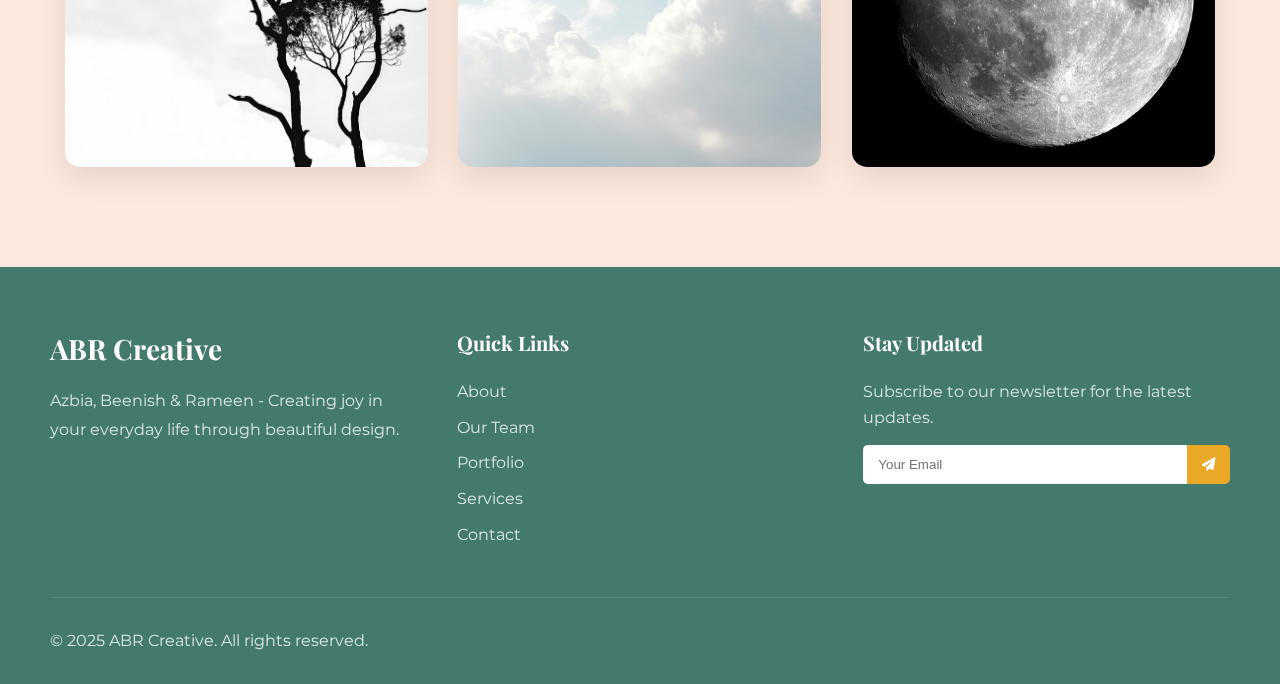
<file: portfolio.html>
<!DOCTYPE html>
<html lang="en">
  <head>
    <meta charset="UTF-8" />
    <meta name="viewport" content="width=device-width, initial-scale=1.0" />
    <title>Portfolio - ABR Creative</title>
    <link rel="stylesheet" href="styles.css" />
    <link rel="preconnect" href="https://fonts.googleapis.com" />
    <link rel="preconnect" href="https://fonts.gstatic.com" crossorigin />
    <link
      href="https://fonts.googleapis.com/css2?family=Montserrat:wght@400;500;600;700&family=Playfair+Display:ital,wght@0,400;0,700;1,400&display=swap"
      rel="stylesheet"
    />
    <link
      rel="stylesheet"
      href="https://cdnjs.cloudflare.com/ajax/libs/font-awesome/6.4.0/css/all.min.css"
    />
  </head>
  <body>
    <div class="scroll-progress"></div>

    <header>
      <div class="logo">
        <a href="index.html">
          <h1>ABR Portfolio</h1>
        </a>
      </div>
      <nav class="main-nav">
        <ul>
          <li><a href="about.html">About</a></li>
          <li><a href="team.html">Our Team</a></li>
          <li><a href="portfolio.html">Portfolio</a></li>
          <li><a href="services.html">Services</a></li>
          <li><a href="contact.html">Contact</a></li>
        </ul>
      </nav>
      <div class="nav-buttons">
        <a href="#" class="btn-login">Log in</a>
        <a href="#" class="btn-signup">Sign up</a>
        <button id="dark-mode-toggle" class="dark-mode-toggle">
          <i class="fas fa-moon"></i>
        </button>
      </div>
      <div class="mobile-menu-btn">
        <span></span>
        <span></span>
        <span></span>
      </div>
    </header>

    <section class="page-header">
      <div class="page-header-content">
        <h1>Our Portfolio</h1>
        <p>Showcasing our creative work and projects</p>
      </div>
    </section>

    <section class="portfolio-full reveal">
      <div class="container">
        <div class="section-header">
          <h2>our <span>work</span></h2>
          <p>PROJECTS WE'RE PROUD OF</p>
        </div>

        <div class="portfolio-filter">
          <button class="filter-btn active" data-filter="all">All</button>
          <button class="filter-btn" data-filter="branding">Branding</button>
          <button class="filter-btn" data-filter="web">Web Design</button>
          <button class="filter-btn" data-filter="photography">
            Photography
          </button>
          <button class="filter-btn" data-filter="illustration">
            Illustration
          </button>
        </div>

        <div class="portfolio-grid">
          <div class="portfolio-item branding">
            <img src="images/image2.jpg" alt="Pastel Dreams Branding" />
            <div class="portfolio-overlay">
              <h3>Pastel Dreams</h3>
              <p>Brand Identity</p>
            </div>
          </div>

          <div class="portfolio-item web">
            <img src="images/image3.jpg" alt="Nature Retreat Website" />
            <div class="portfolio-overlay">
              <h3>Nature Retreat</h3>
              <p>Web Design</p>
            </div>
          </div>

          <div class="portfolio-item photography">
            <img src="images/image4.jpg" alt="Urban Vibes Photography" />
            <div class="portfolio-overlay">
              <h3>Urban Vibes</h3>
              <p>Photography</p>
            </div>
          </div>

          <div class="portfolio-item branding">
            <img src="images/image5.jpg" alt="Soft Elegance Branding" />
            <div class="portfolio-overlay">
              <h3>Soft Elegance</h3>
              <p>Brand Identity</p>
            </div>
          </div>

          <div class="portfolio-item illustration">
            <img src="images/image6.jpg" alt="Fantasy World Illustrations" />
            <div class="portfolio-overlay">
              <h3>Fantasy World</h3>
              <p>Illustration Series</p>
            </div>
          </div>

          <div class="portfolio-item web">
            <img src="images/image7.jpg" alt="Tech Startup Website" />
            <div class="portfolio-overlay">
              <h3>Tech Innovators</h3>
              <p>Web Design</p>
            </div>
          </div>

          <div class="portfolio-item photography">
            <img src="images/image8.jpg" alt="Product Photography" />
            <div class="portfolio-overlay">
              <h3>Artisan Collection</h3>
              <p>Product Photography</p>
            </div>
          </div>

          <div class="portfolio-item branding">
            <img src="images/image9.jpg" alt="Cafe Branding" />
            <div class="portfolio-overlay">
              <h3>Morning Brew</h3>
              <p>Cafe Branding</p>
            </div>
          </div>

          <div class="portfolio-item illustration">
            <img src="images/image10.jpg" alt="Digital Illustrations" />
            <div class="portfolio-overlay">
              <h3>Nature's Voice</h3>
              <p>Illustration Series</p>
            </div>
          </div>
        </div>
      </div>
    </section>

    <footer>
      <div class="footer-content">
        <div class="footer-logo">
          <h2>ABR Creative</h2>
          <p>
            Azbia, Beenish & Rameen - Creating joy in your everyday life through
            beautiful design.
          </p>
        </div>
        <div class="footer-links">
          <h3>Quick Links</h3>
          <ul>
            <li><a href="about.html">About</a></li>
            <li><a href="team.html">Our Team</a></li>
            <li><a href="portfolio.html">Portfolio</a></li>
            <li><a href="services.html">Services</a></li>
            <li><a href="contact.html">Contact</a></li>
          </ul>
        </div>
        <div class="footer-newsletter">
          <h3>Stay Updated</h3>
          <p>Subscribe to our newsletter for the latest updates.</p>
          <form>
            <input type="email" placeholder="Your Email" required />
            <button type="submit"><i class="fas fa-paper-plane"></i></button>
          </form>
        </div>
      </div>
      <div class="footer-bottom">
        <p>&copy; 2025 ABR Creative. All rights reserved.</p>
        <a href="#" class="back-to-top">
          <i class="fas fa-arrow-up"></i>
        </a>
      </div>
    </footer>

    <script src="script.js"></script>
  </body>
</html>
</file>
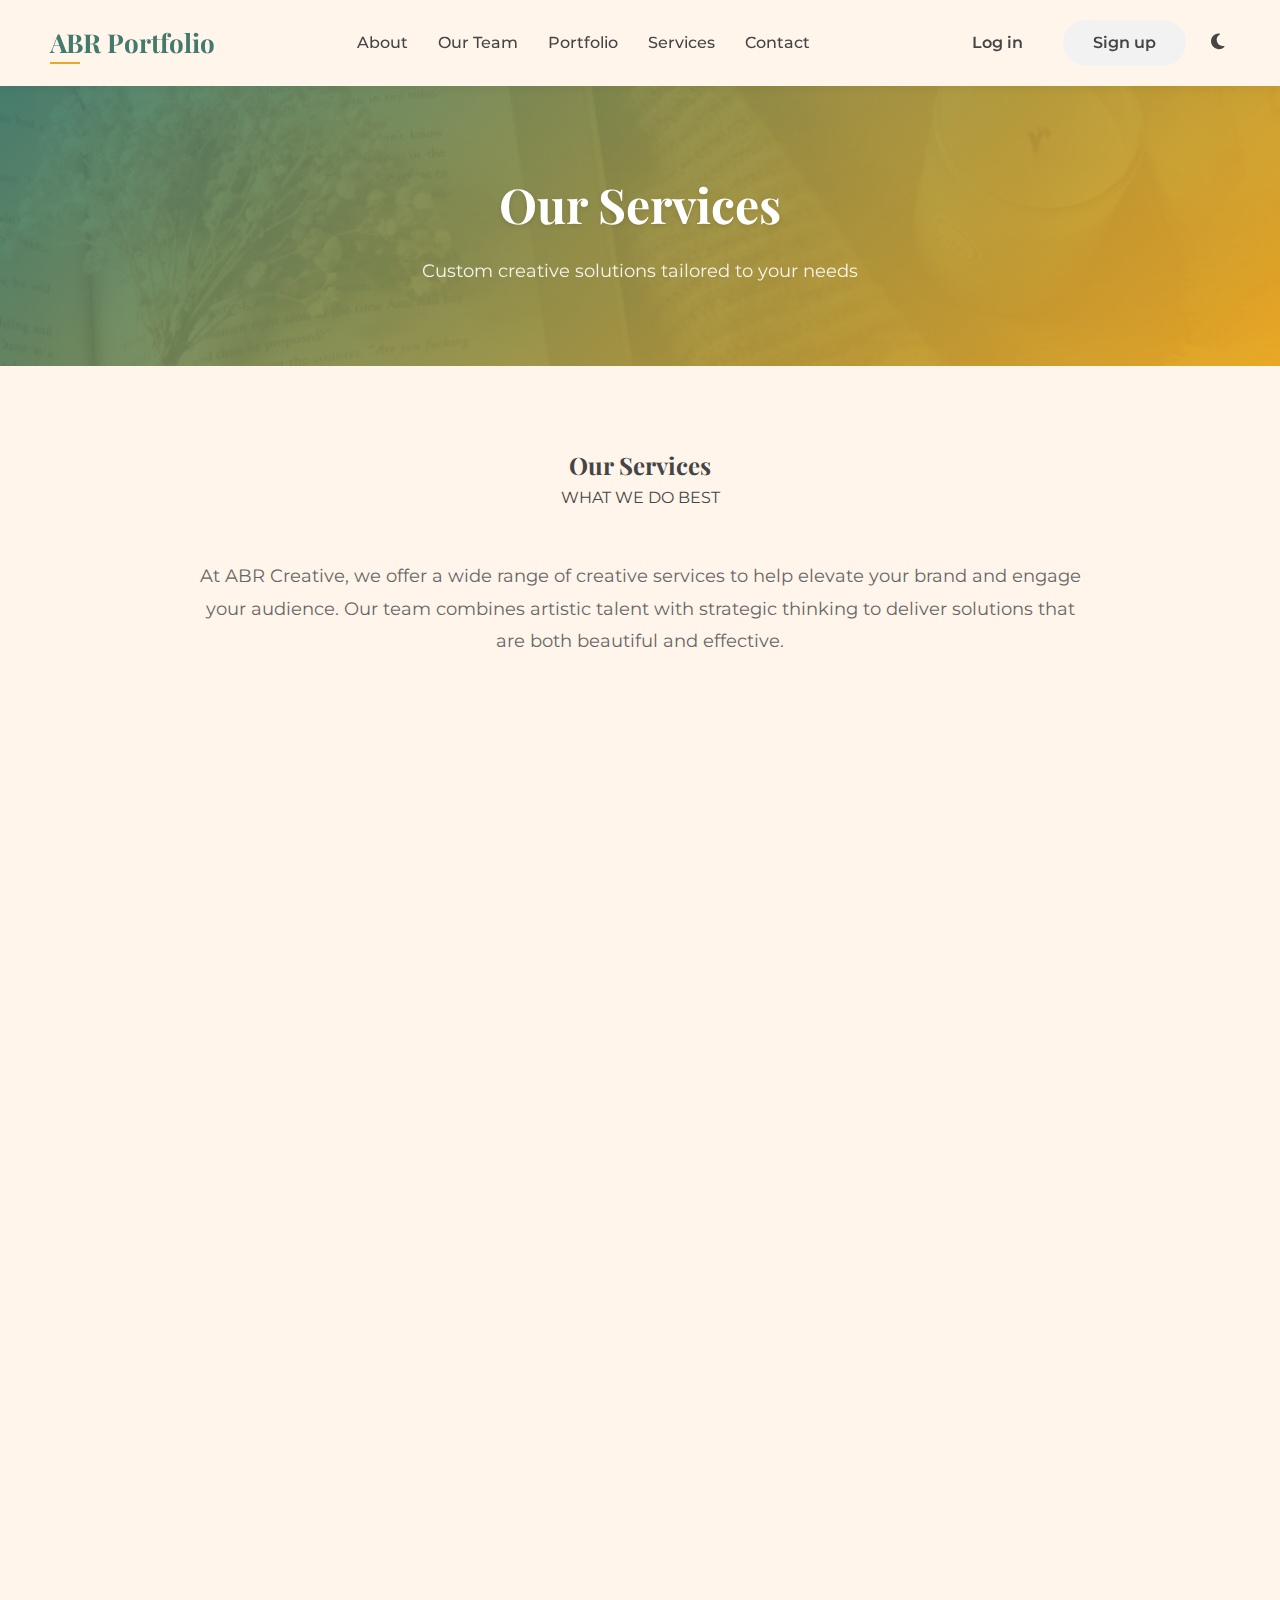
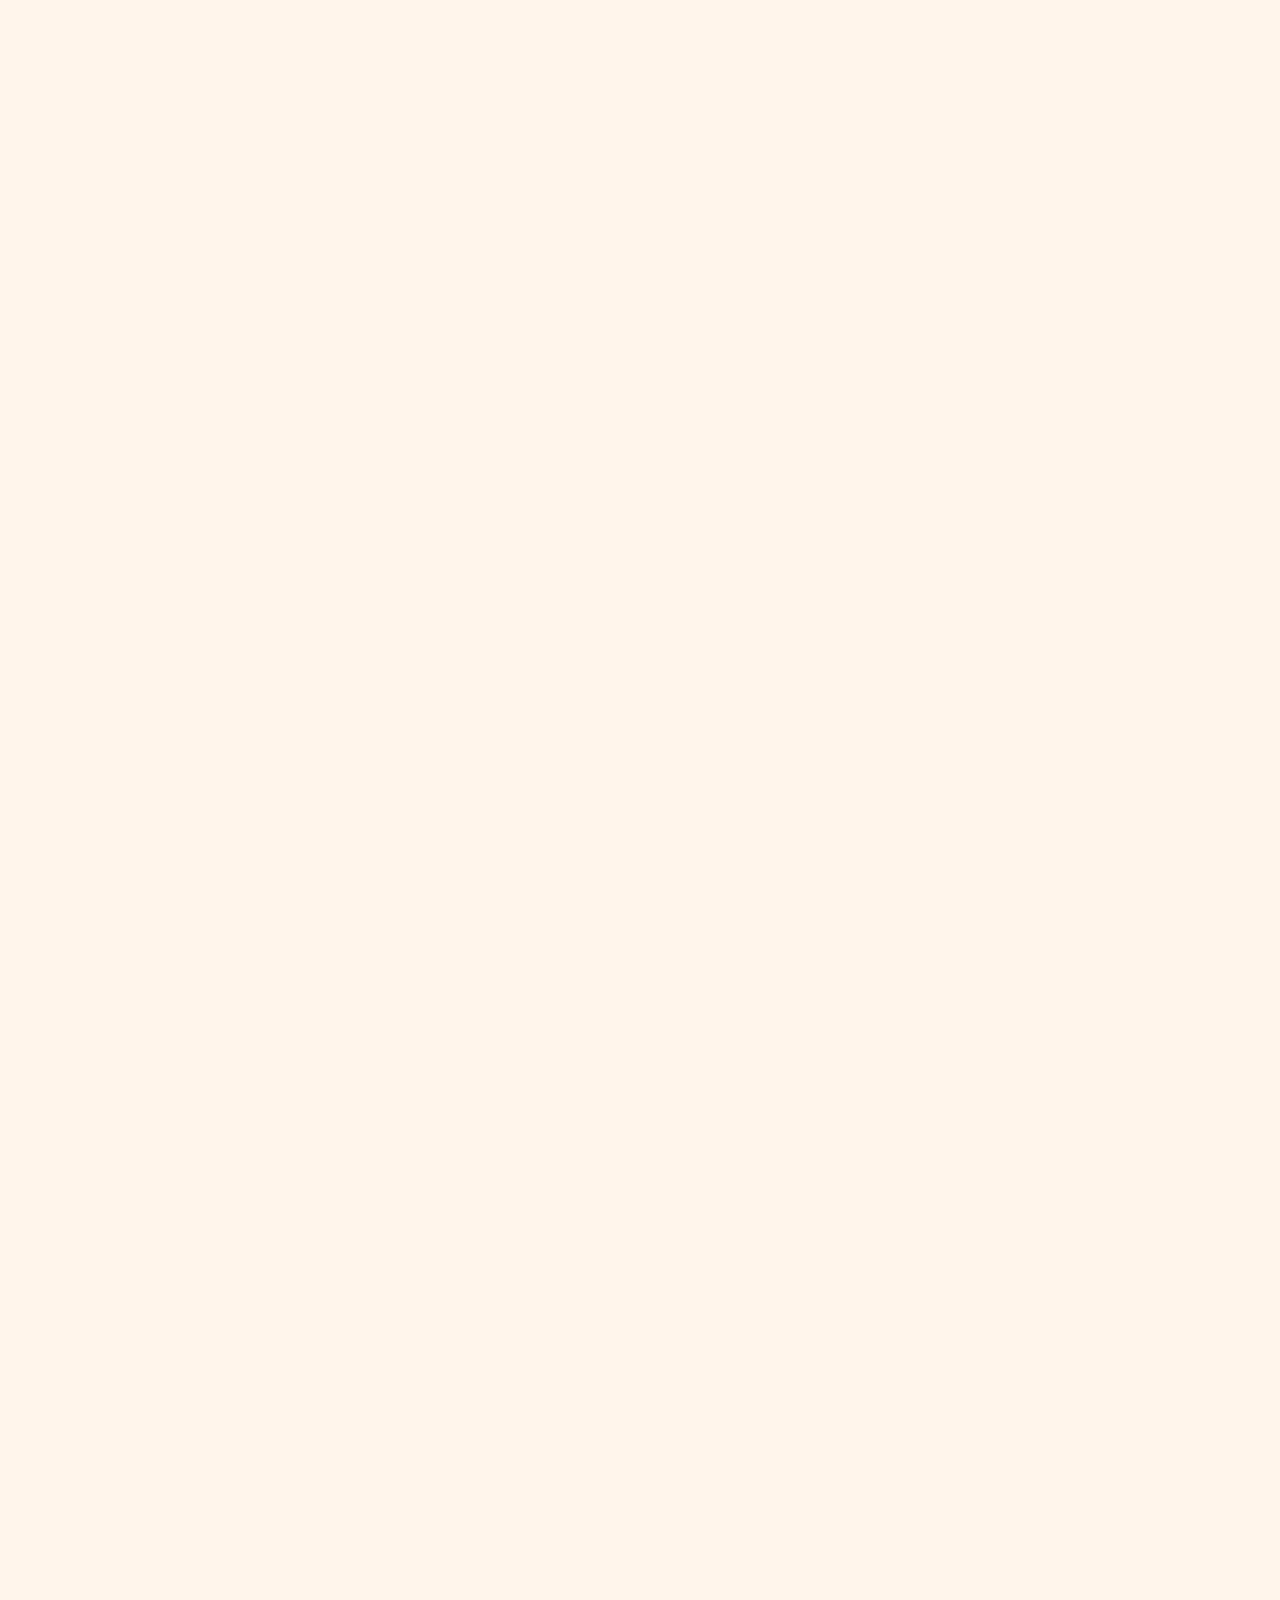
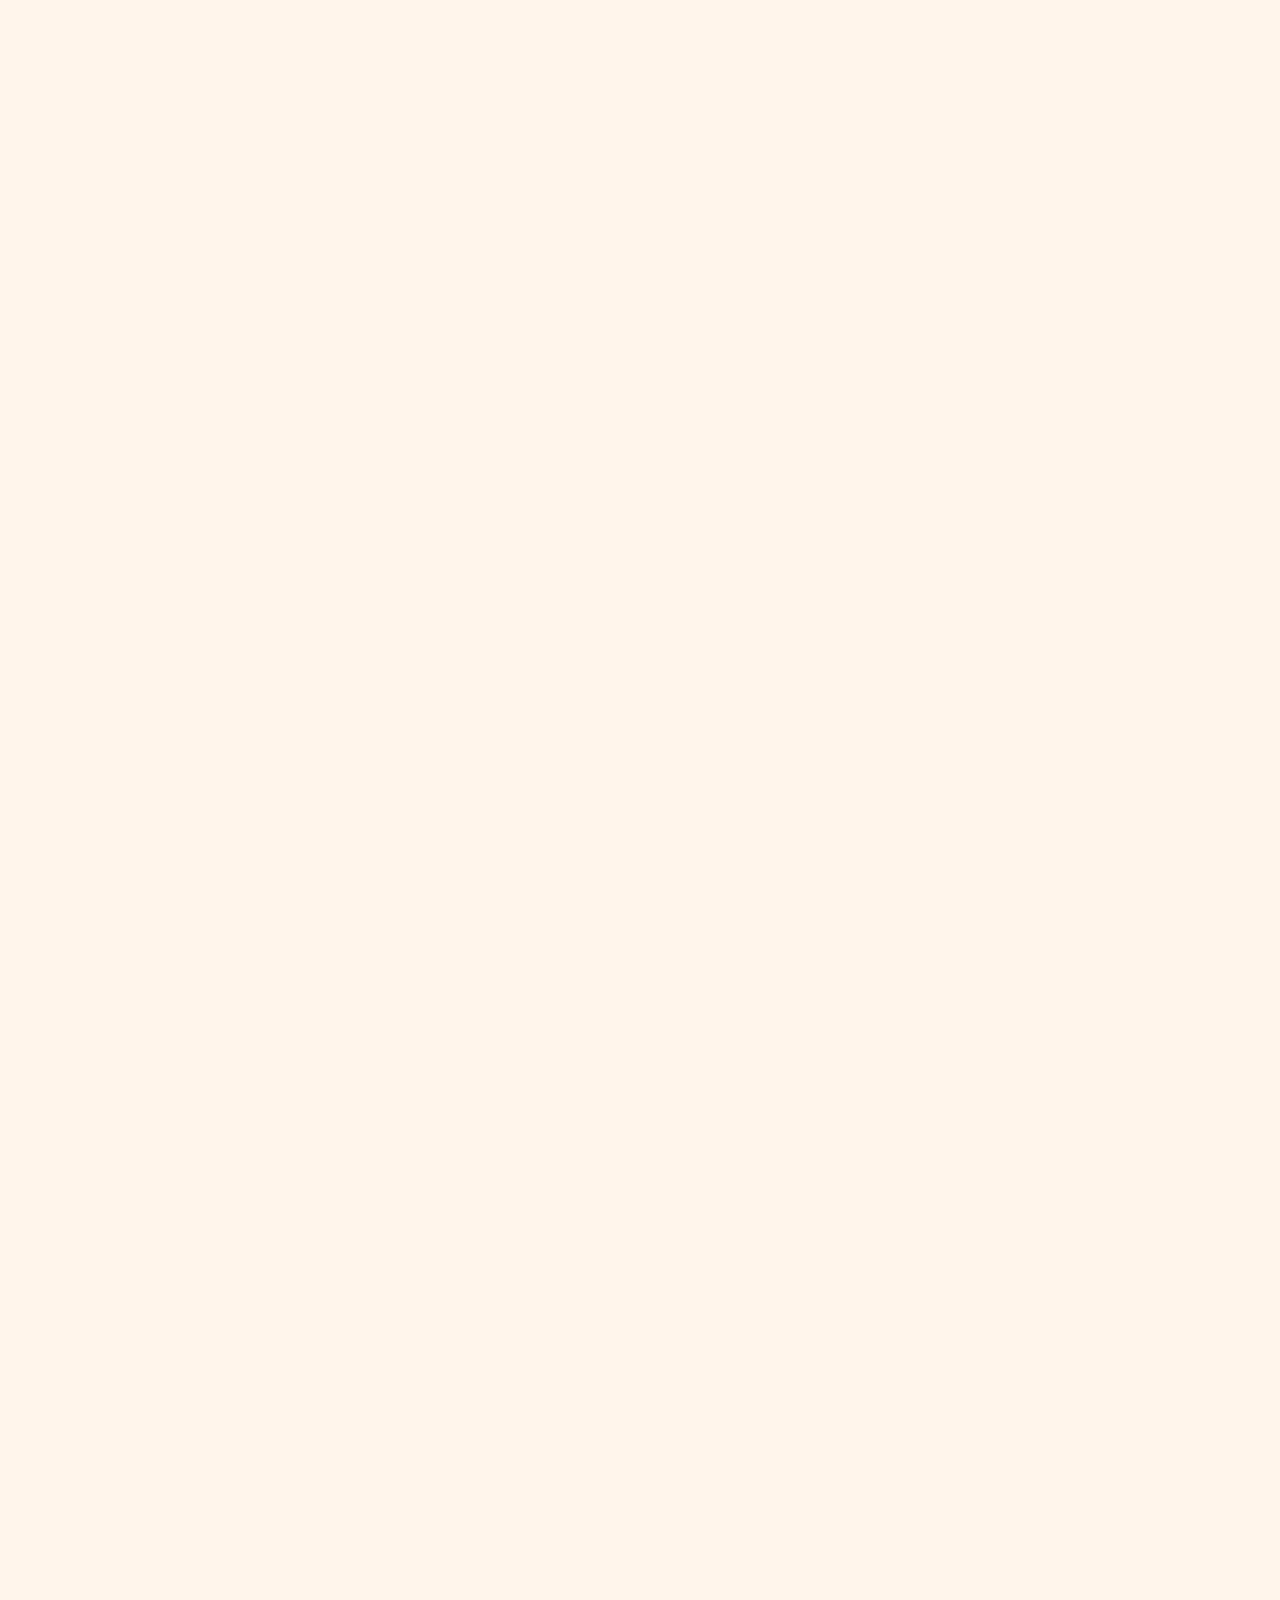
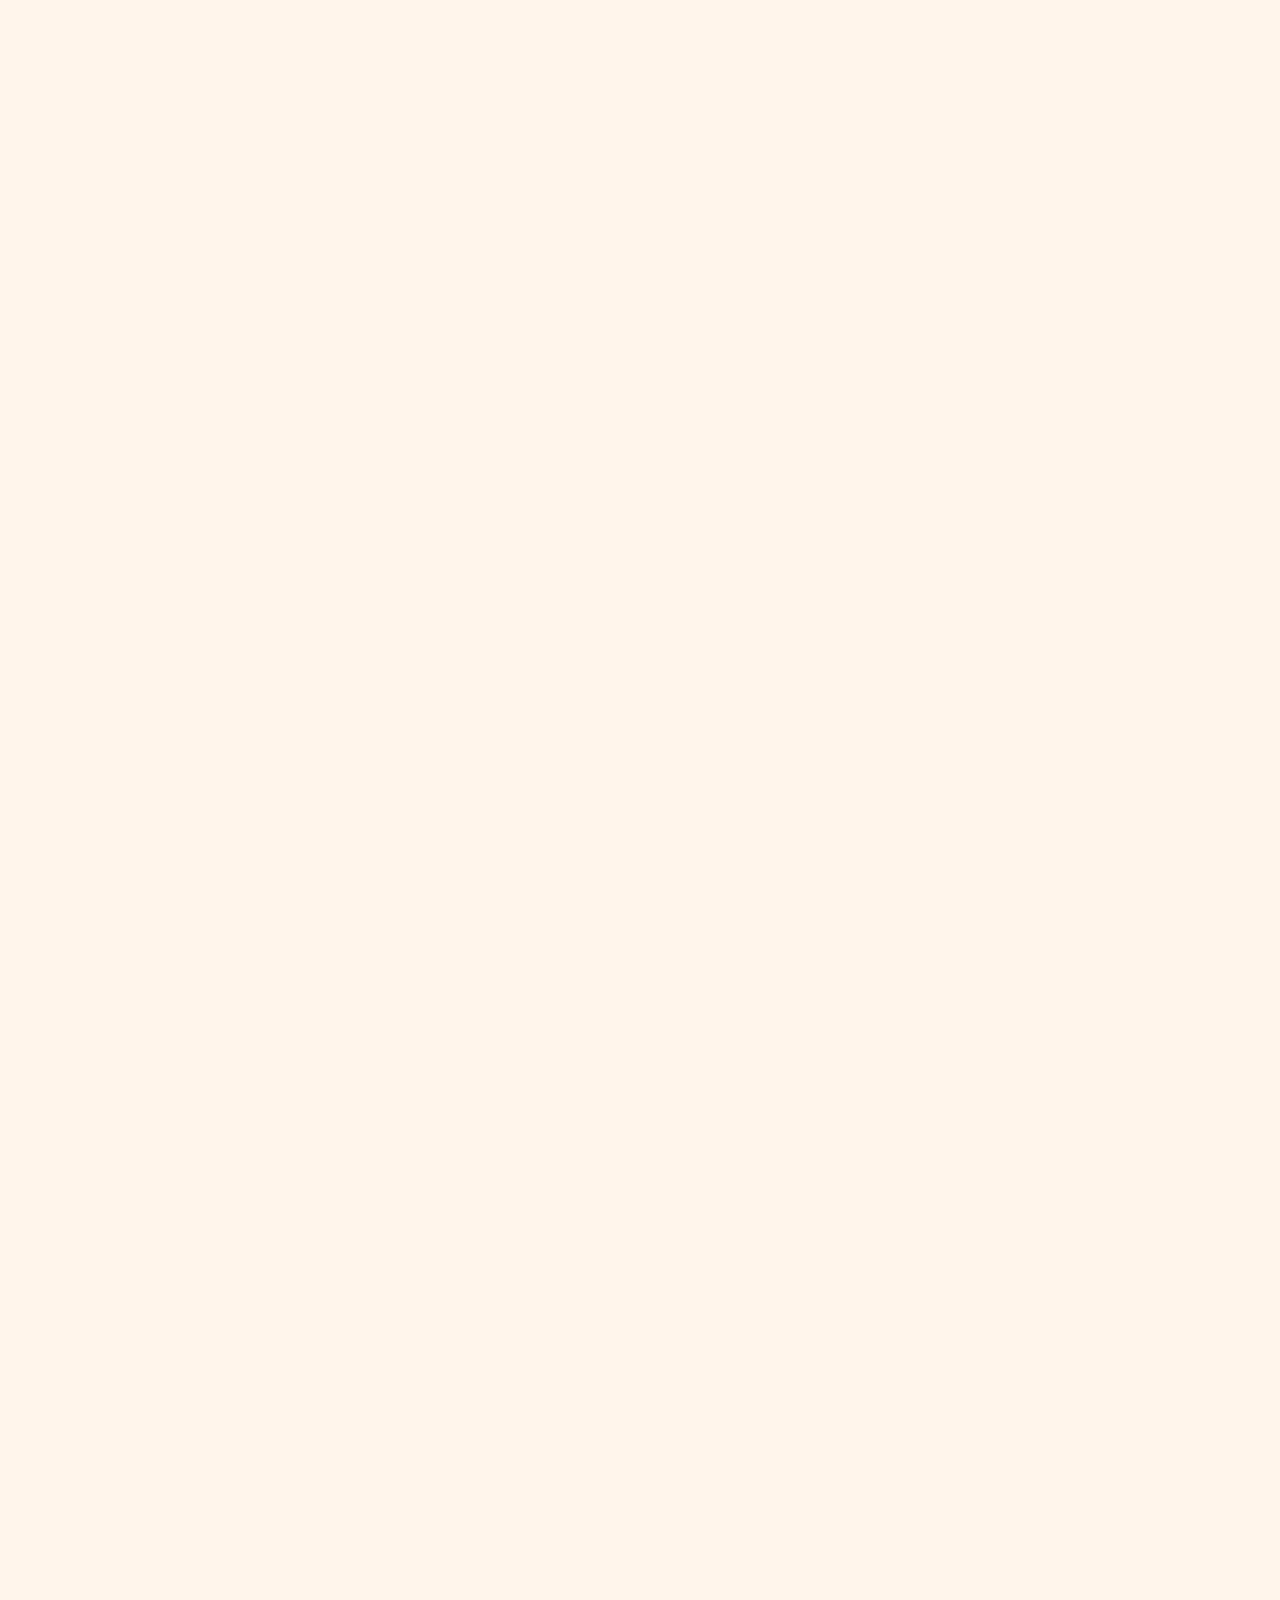
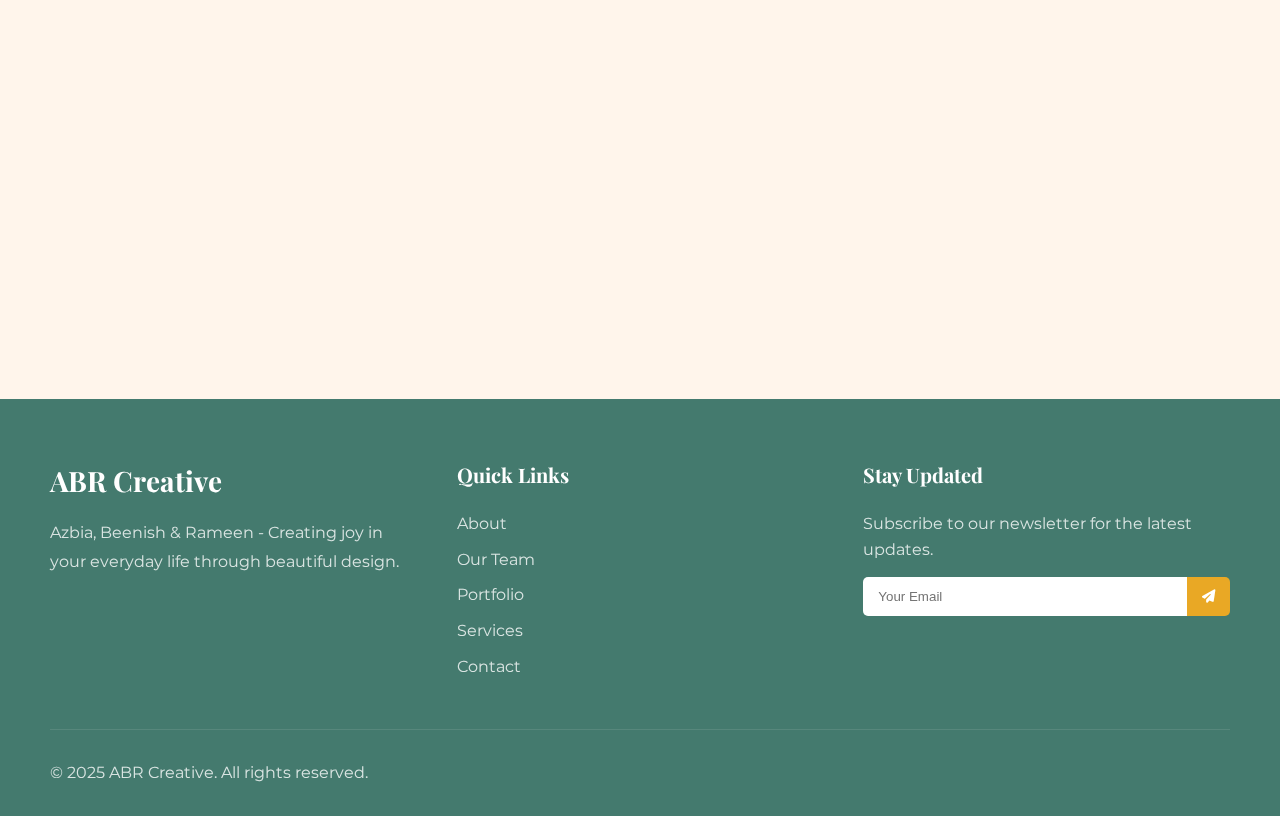
<file: services.html>
<!DOCTYPE html>
<html lang="en">
  <head>
    <meta charset="UTF-8" />
    <meta name="viewport" content="width=device-width, initial-scale=1.0" />
    <title>Services - ABR Creative</title>
    <link rel="stylesheet" href="styles.css" />
    <link rel="preconnect" href="https://fonts.googleapis.com" />
    <link rel="preconnect" href="https://fonts.gstatic.com" crossorigin />
    <link
      href="https://fonts.googleapis.com/css2?family=Montserrat:wght@400;500;600;700&family=Playfair+Display:ital,wght@0,400;0,700;1,400&display=swap"
      rel="stylesheet"
    />
    <link
      rel="stylesheet"
      href="https://cdnjs.cloudflare.com/ajax/libs/font-awesome/6.4.0/css/all.min.css"
    />
  </head>
  <body>
    <div class="scroll-progress"></div>

    <header>
      <div class="logo">
        <a href="index.html">
          <h1>ABR Portfolio</h1>
        </a>
      </div>
      <nav class="main-nav">
        <ul>
          <li><a href="about.html">About</a></li>
          <li><a href="team.html">Our Team</a></li>
          <li><a href="portfolio.html">Portfolio</a></li>
          <li><a href="services.html">Services</a></li>
          <li><a href="contact.html">Contact</a></li>
        </ul>
      </nav>
      <div class="nav-buttons">
        <a href="#" class="btn-login">Log in</a>
        <a href="#" class="btn-signup">Sign up</a>
        <button id="dark-mode-toggle" class="dark-mode-toggle">
          <i class="fas fa-moon"></i>
        </button>
      </div>
      <div class="mobile-menu-btn">
        <span></span>
        <span></span>
        <span></span>
      </div>
    </header>

    <section class="page-header">
      <div class="page-header-content">
        <h1>Our Services</h1>
        <p>Custom creative solutions tailored to your needs</p>
      </div>
    </section>

    <section class="services-intro reveal">
      <div class="container">
        <div class="section-header">
          <h2>Our <span>Services</span></h2>
          <p>WHAT WE DO BEST</p>
        </div>
        <p class="services-description">
          At ABR Creative, we offer a wide range of creative services to help
          elevate your brand and engage your audience. Our team combines
          artistic talent with strategic thinking to deliver solutions that are
          both beautiful and effective.
        </p>
      </div>
    </section>

    <section class="services-expanded reveal">
      <div class="container">
        <div class="service-expanded">
          <div class="service-expanded-content">
            <div class="service-expanded-text">
              <div class="service-icon-large">
                <i class="fas fa-palette"></i>
              </div>
              <h2>Brand Design</h2>
              <p class="service-lead">
                Creating memorable brand identities that speak to your audience
                and stand out in a crowded marketplace.
              </p>
              <p>
                Your brand is more than just a logo—it's the complete experience
                your customers have with your business. Our brand design
                services help you create a cohesive, memorable identity that
                resonates with your target audience and sets you apart from
                competitors.
              </p>
              <div class="service-includes">
                <h3>This service includes:</h3>
                <ul>
                  <li>Brand strategy and positioning</li>
                  <li>Logo design and variations</li>
                  <li>Color palette development</li>
                  <li>Typography selection</li>
                  <li>Brand style guide creation</li>
                  <li>Business card and stationery design</li>
                  <li>Social media templates</li>
                  <li>Packaging design</li>
                </ul>
              </div>
              <div class="service-team-member">
                <p>Primary team member: <strong>Azbia</strong></p>
              </div>
              <a href="contact.html" class="btn-primary"
                >Inquire About Brand Design</a
              >
            </div>
            <div class="service-expanded-image">
              <img src="images/image10.jpg" alt="Brand Design Service" />
            </div>
          </div>
        </div>

        <div class="service-expanded alternate">
          <div class="service-expanded-content reverse">
            <div class="service-expanded-text">
              <div class="service-icon-large">
                <i class="fas fa-code"></i>
              </div>
              <h2>Web Development</h2>
              <p class="service-lead">
                Building beautiful, functional websites that look great on any
                device and provide an excellent user experience.
              </p>
              <p>
                Your website is often the first impression potential customers
                have of your business. We create custom websites that not only
                look beautiful but are strategically designed to convert
                visitors into customers, with intuitive navigation and seamless
                functionality.
              </p>
              <div class="service-includes">
                <h3>This service includes:</h3>
                <ul>
                  <li>Custom website design</li>
                  <li>Responsive development for all devices</li>
                  <li>Content management system setup</li>
                  <li>E-commerce functionality</li>
                  <li>SEO optimization</li>
                  <li>Performance optimization</li>
                  <li>Accessibility compliance</li>
                  <li>Training and handover</li>
                </ul>
              </div>
              <div class="service-team-member">
                <p>Primary team member: <strong>Beenish</strong></p>
              </div>
              <a href="contact.html" class="btn-primary"
                >Inquire About Web Development</a
              >
            </div>
            <div class="service-expanded-image">
              <img src="images/image11.jpg" alt="Web Development Service" />
            </div>
          </div>
        </div>

        <div class="service-expanded">
          <div class="service-expanded-content">
            <div class="service-expanded-text">
              <div class="service-icon-large">
                <i class="fas fa-camera"></i>
              </div>
              <h2>Photography</h2>
              <p class="service-lead">
                Professional photography that tells your story and captures your
                brand's personality.
              </p>
              <p>
                High-quality visuals are essential for building a brand that
                resonates with your audience. Our photography services help you
                create a cohesive visual language that communicates your brand
                values and connects with your customers on an emotional level.
              </p>
              <p>
                From product photography to lifestyle shoots, we create images
                that elevate your marketing materials across all platforms.
              </p>
              <div class="service-includes">
                <h3>Service Includes:</h3>
                <ul>
                  <li>Product photography</li>
                  <li>Lifestyle and environmental shoots</li>
                  <li>Corporate headshots and team photos</li>
                  <li>Event photography</li>
                  <li>Social media content creation</li>
                  <li>Image editing and retouching</li>
                  <li>Photo library organization</li>
                  <li>Art direction</li>
                </ul>
              </div>
              <p class="service-team-member">
                Primary team member: <strong>Rameen</strong>
              </p>
              <a href="contact.html" class="btn-primary"
                >Inquire About This Service</a
              >
            </div>
            <div class="service-expanded-image">
              <img src="images/image13.jpg" alt="Photography Service" />
            </div>
          </div>
        </div>

        <div class="service-expanded alternate">
          <div class="service-expanded-content reverse">
            <div class="service-expanded-text">
              <div class="service-icon-large">
                <i class="fas fa-paint-brush"></i>
              </div>
              <h2>Illustration</h2>
              <p class="service-lead">
                Custom illustrations that give your brand a distinct visual
                voice.
              </p>
              <p>
                Stand out from the competition with unique custom illustrations
                that communicate your message in a memorable way. Our
                illustration services help you create visuals that are uniquely
                yours and impossible to replicate.
              </p>
              <p>
                We develop illustration styles that align with your brand
                identity and can be applied across multiple touchpoints for a
                cohesive look and feel.
              </p>
              <div class="service-includes">
                <h3>Service Includes:</h3>
                <ul>
                  <li>Brand illustrations</li>
                  <li>Editorial illustrations</li>
                  <li>Icon design</li>
                  <li>Infographics</li>
                  <li>Character design</li>
                  <li>Pattern design</li>
                  <li>Digital illustrations</li>
                  <li>Hand-drawn elements</li>
                </ul>
              </div>
              <p class="service-team-member">
                Primary team member: <strong>Rameen</strong>
              </p>
              <a href="contact.html" class="btn-primary"
                >Inquire About This Service</a
              >
            </div>
            <div class="service-expanded-image">
              <img src="images/image6.jpg" alt="Illustration Service" />
            </div>
          </div>
        </div>
      </div>
    </section>

    <section class="service-packages reveal">
      <div class="container">
        <div class="section-header">
          <h2>our <span>packages</span></h2>
          <p>TAILORED SOLUTIONS FOR YOUR NEEDS</p>
        </div>
        <div class="packages-grid">
          <div class="package-card">
            <div class="package-header">
              <h3>Starter</h3>
              <p class="package-price">Starting at <span>$1,500</span></p>
            </div>
            <div class="package-body">
              <ul class="package-features">
                <li>Brand logo design</li>
                <li>Color palette & typography</li>
                <li>Basic style guide</li>
                <li>Business card design</li>
                <li>Social media profile setup</li>
                <li class="not-included">Website design</li>
                <li class="not-included">Custom photography</li>
                <li class="not-included">Custom illustrations</li>
              </ul>
              <p class="package-description">
                Perfect for new small businesses or entrepreneurs just getting
                started.
              </p>
              <a href="contact.html" class="btn-primary">Get Started</a>
            </div>
          </div>

          <div class="package-card featured">
            <div class="package-tag">Most Popular</div>
            <div class="package-header">
              <h3>Growth</h3>
              <p class="package-price">Starting at <span>$3,500</span></p>
            </div>
            <div class="package-body">
              <ul class="package-features">
                <li>Complete brand identity</li>
                <li>Comprehensive style guide</li>
                <li>5-page responsive website</li>
                <li>Basic SEO optimization</li>
                <li>Product photography session</li>
                <li>Social media template pack</li>
                <li class="not-included">Custom illustrations</li>
                <li class="not-included">E-commerce functionality</li>
              </ul>
              <p class="package-description">
                Ideal for established businesses looking to elevate their brand
                presence.
              </p>
              <a href="contact.html" class="btn-primary">Get Started</a>
            </div>
          </div>

          <div class="package-card">
            <div class="package-header">
              <h3>Premium</h3>
              <p class="package-price">Starting at <span>$7,500</span></p>
            </div>
            <div class="package-body">
              <ul class="package-features">
                <li>Everything in Growth package</li>
                <li>E-commerce website</li>
                <li>Custom illustrations</li>
                <li>Advanced SEO strategy</li>
                <li>Extended photography session</li>
                <li>Print materials design</li>
                <li>Email template design</li>
                <li>3 months priority support</li>
              </ul>
              <p class="package-description">
                Comprehensive solution for businesses requiring a complete brand
                ecosystem.
              </p>
              <a href="contact.html" class="btn-primary">Get Started</a>
            </div>
          </div>
        </div>
        <div class="package-note">
          <p>
            All packages can be customized to meet your specific needs.
            <a href="contact.html">Contact us</a> for a personalized quote.
          </p>
        </div>
      </div>
    </section>

    <section class="cta-section reveal">
      <div class="container">
        <div class="cta-content">
          <h2>Ready to elevate your brand?</h2>
          <p>Let's discuss how our services can help you achieve your goals</p>
          <a href="contact.html" class="btn-primary">Get in Touch</a>
        </div>
      </div>
    </section>

    <footer>
      <div class="footer-content">
        <div class="footer-logo">
          <h2>ABR Creative</h2>
          <p>
            Azbia, Beenish & Rameen - Creating joy in your everyday life through
            beautiful design.
          </p>
        </div>
        <div class="footer-links">
          <h3>Quick Links</h3>
          <ul>
            <li><a href="about.html">About</a></li>
            <li><a href="team.html">Our Team</a></li>
            <li><a href="portfolio.html">Portfolio</a></li>
            <li><a href="services.html">Services</a></li>
            <li><a href="contact.html">Contact</a></li>
          </ul>
        </div>
        <div class="footer-newsletter">
          <h3>Stay Updated</h3>
          <p>Subscribe to our newsletter for the latest updates.</p>
          <form>
            <input type="email" placeholder="Your Email" required />
            <button type="submit"><i class="fas fa-paper-plane"></i></button>
          </form>
        </div>
      </div>
      <div class="footer-bottom">
        <p>&copy; 2025 ABR Creative. All rights reserved.</p>
        <a href="#" class="back-to-top">
          <i class="fas fa-arrow-up"></i>
        </a>
      </div>
    </footer>

    <script src="script.js"></script>
  </body>
</html>
</file>
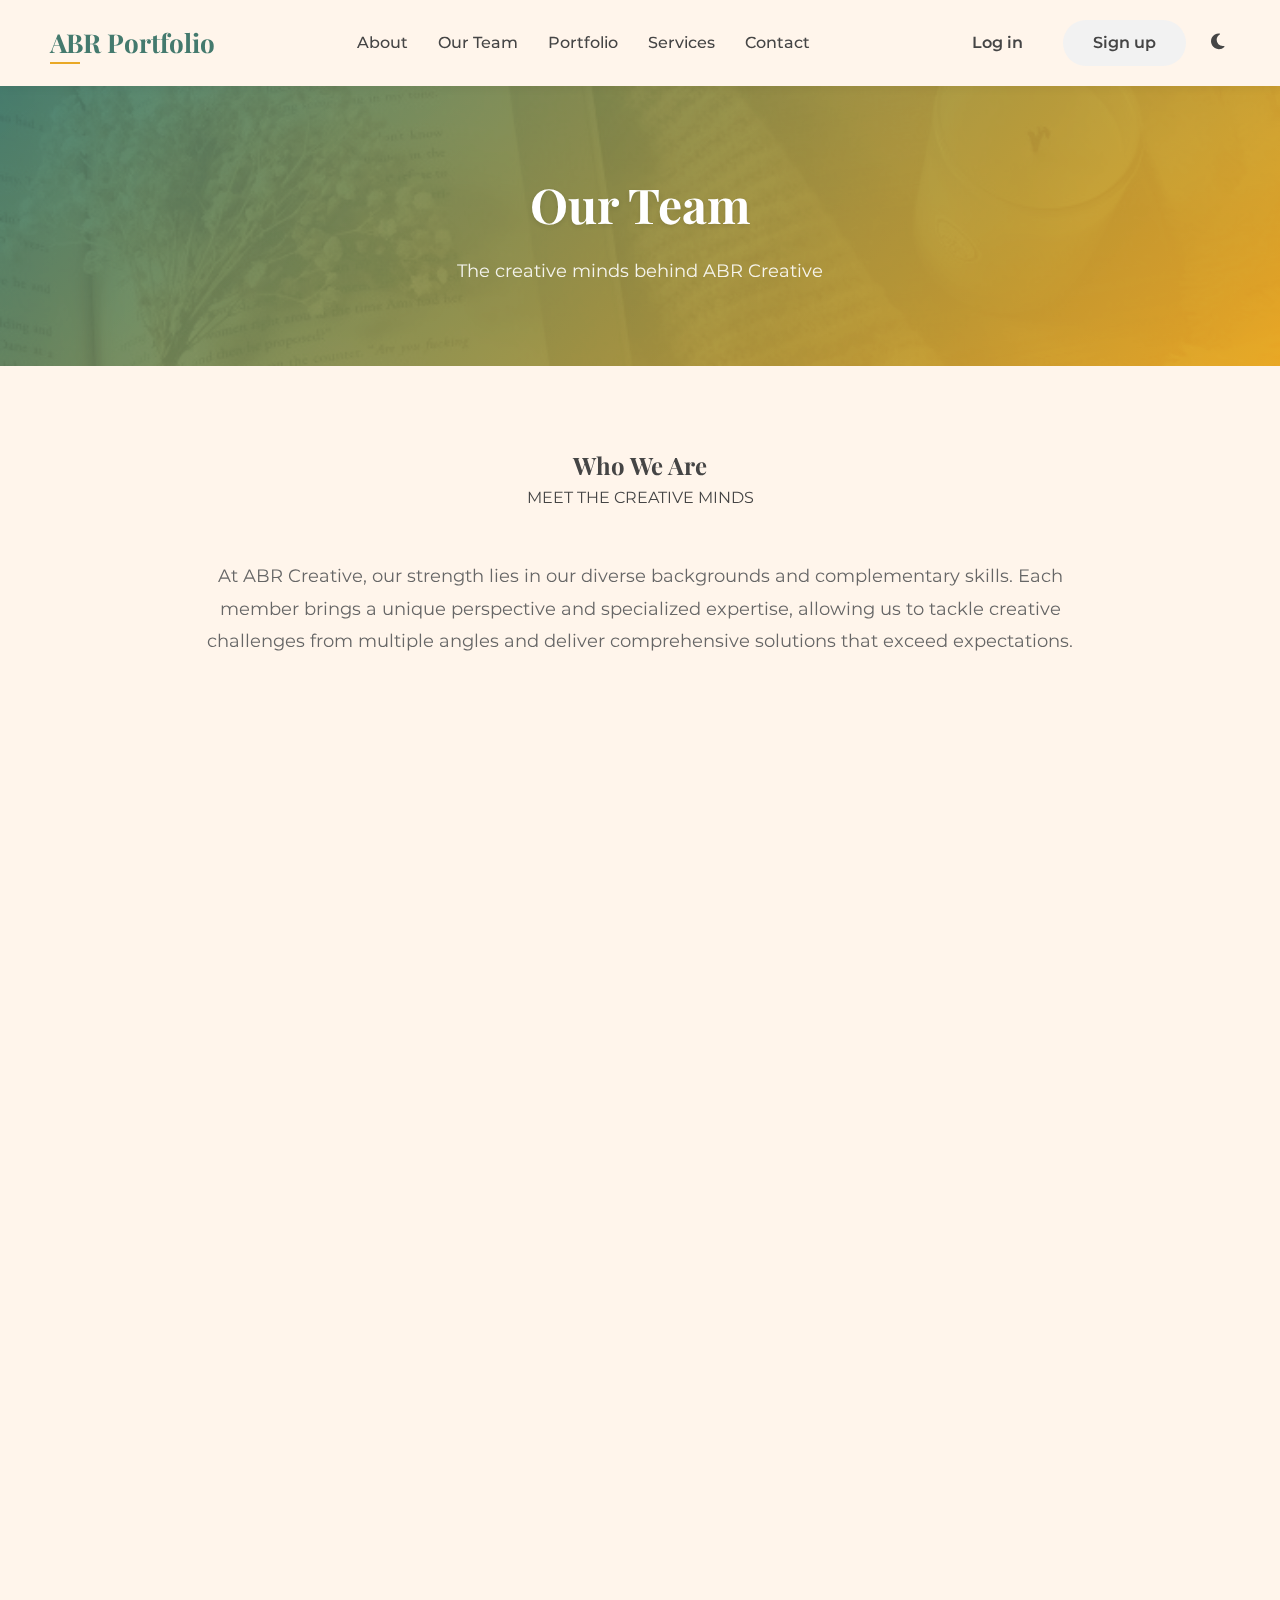
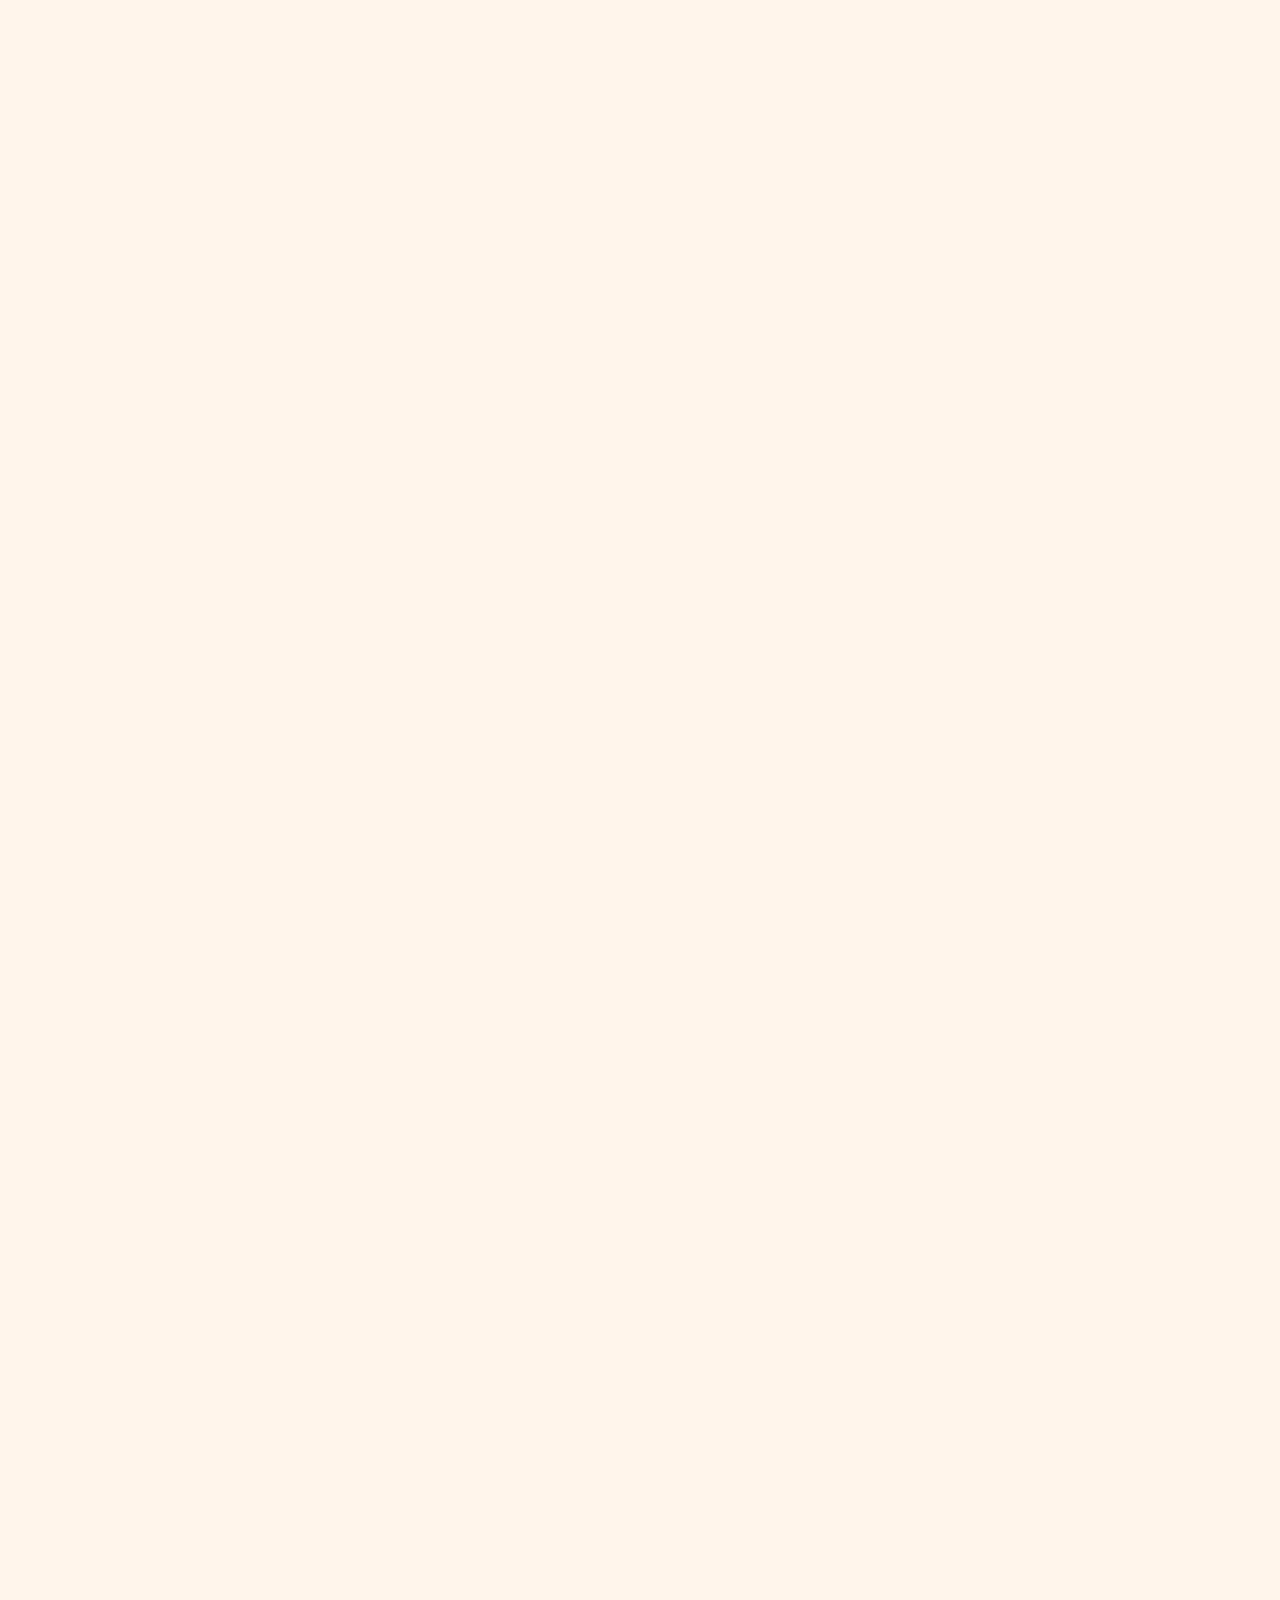
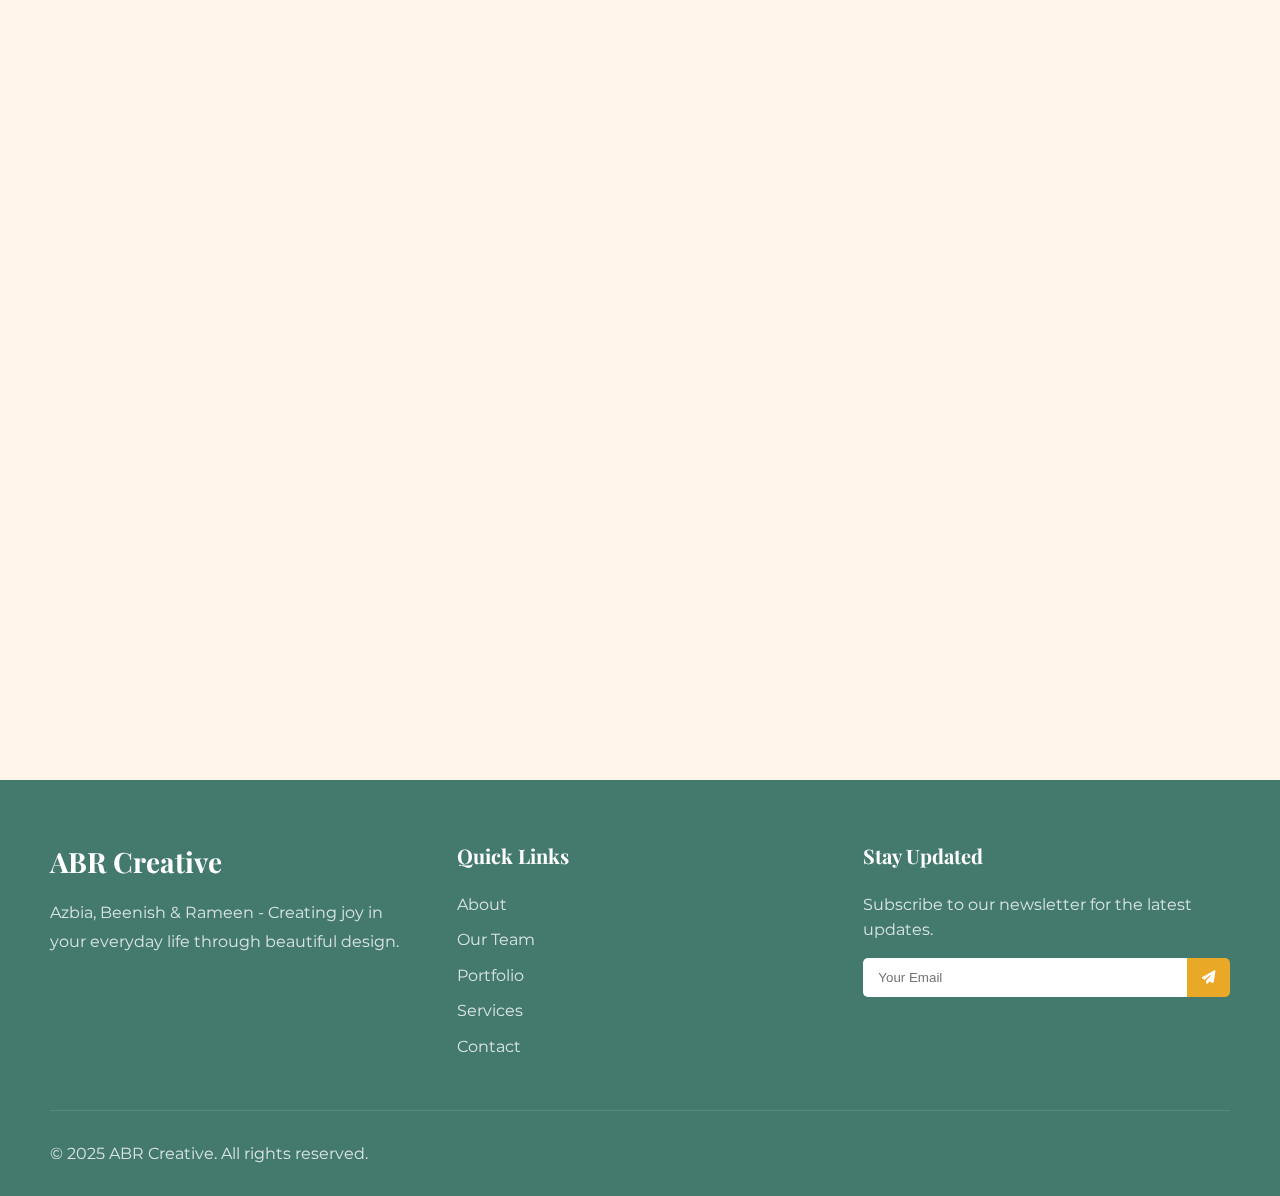
<file: team.html>
<!DOCTYPE html>
<html lang="en">
  <head>
    <meta charset="UTF-8" />
    <meta name="viewport" content="width=device-width, initial-scale=1.0" />
    <title>Our Team - ABR Creative</title>
    <link rel="stylesheet" href="styles.css" />
    <link rel="preconnect" href="https://fonts.googleapis.com" />
    <link rel="preconnect" href="https://fonts.gstatic.com" crossorigin />
    <link
      href="https://fonts.googleapis.com/css2?family=Montserrat:wght@400;500;600;700&family=Playfair+Display:ital,wght@0,400;0,700;1,400&display=swap"
      rel="stylesheet"
    />
    <link
      rel="stylesheet"
      href="https://cdnjs.cloudflare.com/ajax/libs/font-awesome/6.4.0/css/all.min.css"
    />
  </head>
  <body>
    <div class="scroll-progress"></div>

    <header>
      <div class="logo">
        <a href="index.html">
          <h1>ABR Portfolio</h1>
        </a>
      </div>
      <nav class="main-nav">
        <ul>
          <li><a href="about.html">About</a></li>
          <li><a href="team.html">Our Team</a></li>
          <li><a href="portfolio.html">Portfolio</a></li>
          <li><a href="services.html">Services</a></li>
          <li><a href="contact.html">Contact</a></li>
        </ul>
      </nav>
      <div class="nav-buttons">
        <a href="#" class="btn-login">Log in</a>
        <a href="#" class="btn-signup">Sign up</a>
        <button id="dark-mode-toggle" class="dark-mode-toggle">
          <i class="fas fa-moon"></i>
        </button>
      </div>
      <div class="mobile-menu-btn">
        <span></span>
        <span></span>
        <span></span>
      </div>
    </header>

    <section class="page-header">
      <div class="page-header-content">
        <h1>Our Team</h1>
        <p>The creative minds behind ABR Creative</p>
      </div>
    </section>

    <section class="team-intro">
      <div class="container">
        <div class="section-header">
          <h2>Who <span>We Are</span></h2>
          <p>MEET THE CREATIVE MINDS</p>
        </div>
        <p class="team-description">
          At ABR Creative, our strength lies in our diverse backgrounds and
          complementary skills. Each member brings a unique perspective and
          specialized expertise, allowing us to tackle creative challenges from
          multiple angles and deliver comprehensive solutions that exceed
          expectations.
        </p>
      </div>
    </section>

    <section class="team-members reveal">
      <div class="container">
        <div class="team-member-detailed">
          <div class="member-details-grid">
            <div class="member-photo">
              <img src="images/image7.jpg" alt="Azbia" />
            </div>
            <div class="member-info-detailed">
              <h2>Azbia</h2>
              <p class="member-title">Brand Designer & Creative Director</p>
              <div class="member-bio-full">
                <p>
                  Azbia specializes in creating memorable brand identities that
                  speak to your audience and stand out in a crowded marketplace.
                  With her keen eye for color, typography, and visual harmony,
                  she helps brands find their unique voice and aesthetic.
                </p>
                <div class="member-expertise">
                  <h3>Core Skills:</h3>
                  <ul>
                    <li>Brand Identity Design</li>
                    <li>Logo Creation</li>
                    <li>Visual Strategy</li>
                    <li>Typography</li>
                    <li>Print Design</li>
                  </ul>
                </div>
                <div class="member-contact">
                  <a href="mailto:azbia@abrcreative.com" class="btn-contact"
                    >Contact Azbia</a
                  >
                  <div class="member-social-links">
                    <a href="#"><i class="fab fa-instagram"></i></a>
                    <a href="#"><i class="fab fa-behance"></i></a>
                    <a href="#"><i class="fab fa-linkedin-in"></i></a>
                  </div>
                </div>
              </div>
            </div>
          </div>
        </div>

        <div class="team-member-detailed">
          <div class="member-details-grid reverse">
            <div class="member-photo">
              <img src="images/image8.jpg" alt="Beenish" />
            </div>
            <div class="member-info-detailed">
              <h2>Beenish</h2>
              <p class="member-title">Web Developer & Digital Strategist</p>
              <div class="member-bio-full">
                <p>
                  Beenish creates beautiful, functional websites that look great
                  on any device and provide an excellent user experience. Her
                  technical expertise combined with design sensibility ensures
                  that your digital presence is both attractive and effective.
                </p>
                <div class="member-expertise">
                  <h3>Core Skills:</h3>
                  <ul>
                    <li>Front-end Development</li>
                    <li>Responsive Web Design</li>
                    <li>UX/UI Implementation</li>
                    <li>Performance Optimization</li>
                    <li>E-commerce Solutions</li>
                  </ul>
                </div>
                <div class="member-contact">
                  <a href="mailto:beenish@abrcreative.com" class="btn-contact"
                    >Contact Beenish</a
                  >
                  <div class="member-social-links">
                    <a href="#"><i class="fab fa-github"></i></a>
                    <a href="#"><i class="fab fa-twitter"></i></a>
                    <a href="#"><i class="fab fa-linkedin-in"></i></a>
                  </div>
                </div>
              </div>
            </div>
          </div>
        </div>

        <div class="team-member-detailed">
          <div class="member-details-grid">
            <div class="member-photo">
              <img src="images/image10.jpg" alt="Rameen" />
            </div>
            <div class="member-info-detailed">
              <h2>Rameen</h2>
              <p class="member-title">Photographer & Illustrator</p>
              <div class="member-bio-full">
                <p>
                  Rameen captures moments with a creative eye and creates custom
                  illustrations that tell compelling stories. With a background
                  in fine arts and digital media, she brings a unique aesthetic
                  to every project.
                </p>
                <div class="member-expertise">
                  <h3>Core Skills:</h3>
                  <ul>
                    <li>Photography</li>
                    <li>Digital Illustration</li>
                    <li>Visual Storytelling</li>
                    <li>Art Direction</li>
                    <li>Custom Graphics</li>
                  </ul>
                </div>
                <div class="member-contact">
                  <a href="mailto:rameen@abrcreative.com" class="btn-contact"
                    >Contact Rameen</a
                  >
                  <div class="member-social-links">
                    <a href="#"><i class="fab fa-instagram"></i></a>
                    <a href="#"><i class="fab fa-behance"></i></a>
                    <a href="#"><i class="fab fa-dribbble"></i></a>
                  </div>
                </div>
              </div>
            </div>
          </div>
        </div>
      </div>
    </section>

    <section class="team-process reveal">
      <div class="container">
        <div class="section-header">
          <h2>how we <span>work</span></h2>
          <p>OUR COLLABORATIVE APPROACH</p>
        </div>
        <div class="process-steps">
          <div class="process-step">
            <div class="step-number">01</div>
            <div class="step-content">
              <h3>Discovery</h3>
              <p>
                We begin by understanding your brand, goals, and audience
                through in-depth consultation and research.
              </p>
            </div>
          </div>
          <div class="process-step">
            <div class="step-number">02</div>
            <div class="step-content">
              <h3>Ideation</h3>
              <p>
                Our team collaborates to develop strategic concepts and creative
                approaches tailored to your needs.
              </p>
            </div>
          </div>
          <div class="process-step">
            <div class="step-number">03</div>
            <div class="step-content">
              <h3>Creation</h3>
              <p>
                We bring concepts to life through design, development,
                photography and illustration.
              </p>
            </div>
          </div>
          <div class="process-step">
            <div class="step-number">04</div>
            <div class="step-content">
              <h3>Refinement</h3>
              <p>
                We perfect every detail based on your feedback and our quality
                standards.
              </p>
            </div>
          </div>
          <div class="process-step">
            <div class="step-number">05</div>
            <div class="step-content">
              <h3>Launch & Support</h3>
              <p>
                We help implement your project and provide ongoing support to
                ensure its success.
              </p>
            </div>
          </div>
        </div>
      </div>
    </section>

    <section class="cta-section reveal">
      <div class="container">
        <div class="cta-content">
          <h2>Ready to work with our team?</h2>
          <p>Let's create something amazing together</p>
          <a href="contact.html" class="btn-primary">Get in Touch</a>
        </div>
      </div>
    </section>

    <footer>
      <div class="footer-content">
        <div class="footer-logo">
          <h2>ABR Creative</h2>
          <p>
            Azbia, Beenish & Rameen - Creating joy in your everyday life through
            beautiful design.
          </p>
        </div>
        <div class="footer-links">
          <h3>Quick Links</h3>
          <ul>
            <li><a href="about.html">About</a></li>
            <li><a href="team.html">Our Team</a></li>
            <li><a href="portfolio.html">Portfolio</a></li>
            <li><a href="services.html">Services</a></li>
            <li><a href="contact.html">Contact</a></li>
          </ul>
        </div>
        <div class="footer-newsletter">
          <h3>Stay Updated</h3>
          <p>Subscribe to our newsletter for the latest updates.</p>
          <form>
            <input type="email" placeholder="Your Email" required />
            <button type="submit"><i class="fas fa-paper-plane"></i></button>
          </form>
        </div>
      </div>
      <div class="footer-bottom">
        <p>&copy; 2025 ABR Creative. All rights reserved.</p>
        <a href="#" class="back-to-top">
          <i class="fas fa-arrow-up"></i>
        </a>
      </div>
    </footer>

    <script src="script.js"></script>
  </body>
</html>
</file>
<file: styles.css>
* {
  margin: 0;
  padding: 0;
  box-sizing: border-box;
  transition: background-color 0.3s ease, color 0.3s ease;
}

:root {
  --primary-color: #447a6e;
  --accent-color: #e9a825;
  --text-color: #454545;
  --light-text: #666;
  --bg-color: #fff5eb;
  --secondary-bg: #fde8dd;
  --third-bg: #c7dbd1;
  --white: #ffffff;
  --dark-bg: #2a2a2a;
  --dark-secondary: #3a3a3a;
  --dark-text: #e0e0e0;
  --dark-light-text: #b0b0b0;
  --card-shadow: 0 10px 30px rgba(0, 0, 0, 0.1);
  --transition: all 0.3s ease;
}

body {
  font-family: "Montserrat", sans-serif;
  color: var(--text-color);
  line-height: 1.6;
  background-color: var(--bg-color);
  overflow-x: hidden;
}

body.dark-mode {
  --text-color: var(--dark-text);
  --light-text: var(--dark-light-text);
  --bg-color: var(--dark-bg);
  --secondary-bg: var(--dark-secondary);
  --third-bg: #3d5a52;
  --white: var(--dark-secondary);
  --card-shadow: 0 10px 30px rgba(0, 0, 0, 0.3);
}

h1,
h2,
h3,
h4 {
  font-family: "Playfair Display", serif;
  font-weight: 700;
}

a {
  text-decoration: none;
  color: inherit;
  transition: var(--transition);
}

button {
  cursor: pointer;
  border: none;
  outline: none;
  transition: var(--transition);
}

.btn-primary {
  background-color: var(--accent-color);
  color: white;
  padding: 12px 28px;
  border-radius: 30px;
  font-weight: 600;
  letter-spacing: 1px;
  text-transform: uppercase;
  font-size: 14px;
  display: inline-block;
  transition: var(--transition);
  position: relative;
  overflow: hidden;
  z-index: 1;
}

.btn-primary:before {
  content: "";
  position: absolute;
  top: 0;
  left: -100%;
  width: 100%;
  height: 100%;
  background: rgba(255, 255, 255, 0.2);
  transition: var(--transition);
  z-index: -1;
}

.btn-primary:hover:before {
  left: 0;
}

.btn-primary:hover {
  background-color: #d4972c;
  transform: translateY(-3px);
  box-shadow: 0 10px 20px rgba(0, 0, 0, 0.1);
}

header {
  display: flex;
  justify-content: space-between;
  align-items: center;
  padding: 20px 50px;
  position: sticky;
  top: 0;
  z-index: 1000;
  background-color: var(--bg-color);
  box-shadow: 0 2px 10px rgba(0, 0, 0, 0.05);
}

.logo h1 {
  color: var(--primary-color);
  font-size: 26px;
  font-weight: 700;
  position: relative;
}

.logo h1:after {
  content: "";
  position: absolute;
  width: 30px;
  height: 2px;
  background-color: var(--accent-color);
  bottom: 0;
  left: 0;
}

.main-nav ul {
  display: flex;
  list-style: none;
  gap: 30px;
}

.main-nav a {
  font-weight: 500;
  position: relative;
  padding: 5px 0;
}

.main-nav a:before {
  content: "";
  position: absolute;
  width: 0;
  height: 2px;
  bottom: 0;
  left: 0;
  background-color: var(--accent-color);
  transition: width 0.3s ease;
}

.main-nav a:hover:before {
  width: 100%;
}

.nav-buttons {
  display: flex;
  gap: 20px;
  align-items: center;
}

.btn-login {
  padding: 10px 20px;
  font-weight: 600;
}

.btn-signup {
  padding: 10px 30px;
  background-color: #f2f2f2;
  border-radius: 30px;
  font-weight: 600;
  transition: var(--transition);
}

.btn-signup:hover {
  background-color: var(--accent-color);
  color: white;
}

.dark-mode-toggle {
  background: none;
  color: var(--text-color);
  font-size: 18px;
  padding: 5px;
  border-radius: 50%;
  transition: var(--transition);
}

.dark-mode-toggle:hover {
  color: var(--accent-color);
  transform: rotate(15deg);
}

.mobile-menu-btn {
  display: none;
  flex-direction: column;
  gap: 5px;
  cursor: pointer;
}

.mobile-menu-btn span {
  width: 25px;
  height: 3px;
  background-color: var(--text-color);
  transition: var(--transition);
}

.hero {
  position: relative;
  min-height: 600px;
  display: flex;
  align-items: center;
  justify-content: center;
  overflow: hidden;
  background-color: var(--bg-color);
  padding-top: 100px;
}

.decorative-elements {
  position: absolute;
  width: 100%;
  height: 100%;
  top: 0;
  left: 0;
}

.circle-image {
  border-radius: 50%;
  position: absolute;
  background-size: cover;
  background-position: center;
  transition: transform 0.5s ease;
}

.left-image {
  width: 150px;
  height: 150px;
  left: 100px;
  top: 100px;
  background-image: url("images/image.jpg");
  background-color: #f8daa3;
  box-shadow: 0 5px 15px rgba(0, 0, 0, 0.1);
  animation: float 6s ease-in-out infinite;
}

.right-image {
  width: 180px;
  height: 180px;
  right: 100px;
  top: 200px;
  background-image: url("images/image4.jpg");
  background-color: #c7dbd1;
  border-radius: 35% 65% 60% 40% / 60% 30% 70% 40%;
  box-shadow: 0 5px 15px rgba(0, 0, 0, 0.1);
  animation: float 8s ease-in-out infinite reverse;
}

@keyframes float {
  0% {
    transform: translateY(0);
  }
  50% {
    transform: translateY(-15px);
  }
  100% {
    transform: translateY(0);
  }
}

.flower {
  position: absolute;
  width: 80px;
  height: 80px;
  border-radius: 50%;
  background-color: #f8c8c1;
  transition: transform 0.5s ease;
}

.flower-1 {
  top: 50px;
  right: 300px;
  border-radius: 35% 65% 60% 40% / 60% 30% 70% 40%;
  animation: rotate 15s linear infinite;
}

.flower-2 {
  bottom: 100px;
  left: 350px;
  width: 100px;
  height: 100px;
  background-color: #fff;
  border-radius: 65% 35% 40% 60% / 30% 60% 40% 70%;
  animation: rotate 20s linear infinite reverse;
}

@keyframes rotate {
  0% {
    transform: rotate(0deg);
  }
  100% {
    transform: rotate(360deg);
  }
}

.hero-content {
  text-align: center;
  position: relative;
  z-index: 2;
  max-width: 600px;
}

.mission {
  font-size: 14px;
  letter-spacing: 3px;
  margin-bottom: 10px;
  color: var(--light-text);
  opacity: 0;
  animation: fadeInUp 1s ease forwards 0.3s;
}

.tagline h2 {
  font-size: 52px;
  line-height: 1.1;
  color: var(--primary-color);
  font-weight: 700;
  margin-bottom: 5px;
  opacity: 0;
  animation: fadeInUp 1s ease forwards 0.5s;
}

.tagline span {
  color: var(--accent-color);
  font-style: italic;
}

.subtitle {
  font-size: 14px;
  letter-spacing: 2px;
  color: var(--light-text);
  margin: 15px 0 30px;
  opacity: 0;
  animation: fadeInUp 1s ease forwards 0.7s;
}

@keyframes fadeInUp {
  0% {
    opacity: 0;
    transform: translateY(30px);
  }
  100% {
    opacity: 1;
    transform: translateY(0);
  }
}

.hero .btn-primary {
  opacity: 0;
  animation: fadeInUp 1s ease forwards 0.9s;
}

.scroll-down {
  position: absolute;
  bottom: 50px;
  left: 50%;
  transform: translateX(-50%);
  animation: bounce 2s infinite;
}

.scroll-down a {
  color: var(--primary-color);
  font-size: 24px;
}

@keyframes bounce {
  0%,
  20%,
  50%,
  80%,
  100% {
    transform: translateY(0) translateX(-50%);
  }
  40% {
    transform: translateY(-20px) translateX(-50%);
  }
  60% {
    transform: translateY(-10px) translateX(-50%);
  }
}

.subscribe {
  background-color: var(--third-bg);
  padding: 60px 50px;
}

.subscribe-container {
  display: flex;
  justify-content: space-between;
  align-items: center;
  max-width: 1100px;
  margin: 0 auto;
}

.subscribe-heading {
  flex: 1;
}

.subscribe-heading h2 {
  font-size: 46px;
  color: var(--white);
  font-weight: 700;
  line-height: 1;
}

.subscribe-heading p {
  font-size: 24px;
  color: var(--white);
  margin-left: 20px;
}

.subscribe-form {
  flex: 1;
}

.subscribe-form p {
  font-size: 13px;
  letter-spacing: 2px;
  margin-bottom: 15px;
  color: var(--white);
}

.subscribe-form form {
  display: flex;
  gap: 10px;
}

.subscribe-form input {
  flex: 1;
  padding: 12px 15px;
  border: none;
  border-radius: 5px;
  background-color: var(--white);
  color: var(--text-color);
}

.btn-submit {
  background-color: var(--accent-color);
  color: white;
  padding: 12px 20px;
  border-radius: 5px;
  font-weight: 600;
  transition: var(--transition);
}

.btn-submit:hover {
  background-color: #d4972c;
  transform: translateY(-2px);
}

.about {
  padding: 100px 50px;
  background-color: var(--bg-color);
}

.about-content {
  display: flex;
  max-width: 1100px;
  margin: 0 auto;
  gap: 60px;
}

.about-text {
  flex: 1;
}

.greeting {
  font-size: 28px;
  color: var(--accent-color);
  font-family: "Playfair Display", serif;
  font-style: italic;
}

.about-text h2 {
  font-size: 42px;
  color: var(--primary-color);
  margin-bottom: 5px;
}

.title {
  font-size: 13px;
  letter-spacing: 2px;
  color: var(--light-text);
  margin-bottom: 20px;
}

.description {
  margin-bottom: 20px;
  color: var(--light-text);
}

#hidden-content {
  margin-top: 20px;
  animation: fadeIn 0.5s ease;
}

@keyframes fadeIn {
  from {
    opacity: 0;
  }
  to {
    opacity: 1;
  }
}

.about-image {
  flex: 1;
  height: 400px;
  background-image: url("images/image7.jpg");
  background-size: cover;
  background-position: center;
  background-color: #f2f2f2;
  border-radius: 15px;
  position: relative;
  overflow: hidden;
  box-shadow: var(--card-shadow);
  transition: transform 0.5s ease;
}

.about-image:hover {
  transform: scale(1.02);
}

.about-image-overlay {
  position: absolute;
  top: 0;
  left: 0;
  width: 100%;
  height: 100%;
  background: linear-gradient(
    to bottom,
    rgba(0, 0, 0, 0.1),
    rgba(0, 0, 0, 0.6)
  );
  opacity: 0;
  transition: opacity 0.3s ease;
  display: flex;
  align-items: flex-end;
  justify-content: center;
  padding-bottom: 30px;
}

.about-image:hover .about-image-overlay {
  opacity: 1;
}

.social-icons {
  display: flex;
  gap: 15px;
}

.social-icons a {
  width: 40px;
  height: 40px;
  background-color: white;
  border-radius: 50%;
  display: flex;
  align-items: center;
  justify-content: center;
  color: var(--primary-color);
  font-size: 18px;
  transition: var(--transition);
}

.social-icons a:hover {
  background-color: var(--accent-color);
  color: white;
  transform: translateY(-5px);
}

.adventure {
  padding: 80px 50px;
  background-color: var(--secondary-bg);
}

.adventure-heading {
  text-align: center;
  margin-bottom: 50px;
}

.adventure-heading h2 {
  font-size: 42px;
  color: var(--primary-color);
}

.adventure-heading span {
  color: var(--accent-color);
  font-style: italic;
}

.adventure-heading p {
  font-size: 13px;
  letter-spacing: 2px;
  color: var(--light-text);
  margin-top: 5px;
}

.adventure-options {
  display: flex;
  justify-content: center;
  gap: 30px;
  max-width: 1100px;
  margin: 0 auto;
}

.option {
  text-align: center;
  flex: 1;
  position: relative;
  transition: var(--transition);
}

.option:hover {
  transform: translateY(-10px);
}

.option-image {
  height: 250px;
  background-color: var(--white);
  margin-bottom: 20px;
  border-radius: 15px;
  background-image: url("images/image5.jpg");
  background-size: cover;
  background-position: center;
  box-shadow: var(--card-shadow);
  transition: transform 0.5s ease;
}

.option:hover .option-image {
  transform: scale(1.05);
}

.option1-image {
  background-position: top center;
}

.option2-image {
  background-position: center center;
}

.option3-image {
  background-position: bottom center;
}

.option p {
  font-size: 13px;
  letter-spacing: 2px;
  background-color: var(--white);
  display: inline-block;
  padding: 10px 20px;
  border-radius: 30px;
  box-shadow: var(--card-shadow);
  transition: var(--transition);
}

.option:hover p {
  background-color: var(--primary-color);
  color: white;
}

.contact {
  background-color: var(--bg-color);
  padding: 80px 50px;
}

.contact-container {
  display: flex;
  max-width: 1100px;
  margin: 0 auto;
  gap: 60px;
}

.contact-info,
.contact-form {
  flex: 1;
}

.contact-detail {
  display: flex;
  align-items: center;
  margin-bottom: 30px;
}

.contact-detail i {
  width: 50px;
  height: 50px;
  background-color: var(--secondary-bg);
  border-radius: 50%;
  display: flex;
  align-items: center;
  justify-content: center;
  color: var(--primary-color);
  font-size: 20px;
  margin-right: 20px;
}

.contact-detail p {
  color: var(--light-text);
}

.social-links {
  display: flex;
  gap: 15px;
  margin-top: 40px;
}

.social-links a {
  width: 40px;
  height: 40px;
  background-color: var(--secondary-bg);
  border-radius: 50%;
  display: flex;
  align-items: center;
  justify-content: center;
  color: var(--primary-color);
  font-size: 18px;
  transition: var(--transition);
}

.social-links a:hover {
  background-color: var(--accent-color);
  color: white;
  transform: translateY(-5px);
}

.form-group {
  margin-bottom: 20px;
}

.form-group input,
.form-group textarea {
  width: 100%;
  padding: 15px;
  border: none;
  border-radius: 8px;
  background-color: var(--white);
  color: var(--text-color);
}

.form-group textarea {
  resize: vertical;
}

footer {
  background-color: var(--primary-color);
  color: var(--white);
  padding: 60px 50px 30px;
}

.footer-content {
  display: flex;
  justify-content: space-between;
  max-width: 1200px;
  margin: 0 auto;
  flex-wrap: wrap;
  gap: 40px;
  margin-bottom: 40px;
}

.footer-logo,
.footer-links,
.footer-newsletter {
  flex: 1;
  min-width: 250px;
}

.footer-logo h2 {
  font-size: 28px;
  margin-bottom: 15px;
}

.footer-logo p {
  opacity: 0.8;
  line-height: 1.8;
}

.footer-links h3,
.footer-newsletter h3 {
  font-size: 20px;
  margin-bottom: 20px;
}

.footer-links ul {
  list-style: none;
}

.footer-links li {
  margin-bottom: 10px;
}

.footer-links a {
  opacity: 0.8;
  transition: var(--transition);
}

.footer-links a:hover {
  opacity: 1;
  padding-left: 5px;
}

.footer-newsletter p {
  opacity: 0.8;
  margin-bottom: 15px;
}

.footer-newsletter form {
  display: flex;
}

.footer-newsletter input {
  flex: 1;
  padding: 12px 15px;
  border: none;
  border-radius: 5px 0 0 5px;
}

.footer-newsletter button {
  padding: 12px 15px;
  background-color: var(--accent-color);
  color: white;
  border-radius: 0 5px 5px 0;
}

.footer-bottom {
  border-top: 1px solid rgba(255, 255, 255, 0.1);
  padding-top: 30px;
  display: flex;
  justify-content: space-between;
  align-items: center;
  max-width: 1200px;
  margin: 0 auto;
}

.footer-bottom p {
  opacity: 0.8;
}

.back-to-top {
  width: 40px;
  height: 40px;
  background-color: var(--accent-color);
  border-radius: 50%;
  display: flex;
  align-items: center;
  justify-content: center;
  color: white;
  transition: var(--transition);
}

.back-to-top:hover {
  transform: translateY(-5px);
}

@media (max-width: 1100px) {
  .main-nav {
    display: none;
  }

  .mobile-menu-btn {
    display: flex;
  }

  section {
    padding: 60px 30px;
  }

  .hero {
    min-height: 500px;
  }

  .tagline h2 {
    font-size: 42px;
  }

  .portfolio-grid {
    grid-template-columns: repeat(auto-fill, minmax(250px, 1fr));
  }
}

@media (max-width: 992px) {
  .subscribe-container {
    flex-direction: column;
    text-align: center;
    gap: 30px;
  }

  .about-content {
    flex-direction: column;
  }

  .adventure-options {
    flex-wrap: wrap;
  }

  .option {
    flex-basis: calc(50% - 15px);
  }

  .contact-container {
    flex-direction: column;
  }
}

@media (max-width: 768px) {
  header {
    padding: 20px 30px;
  }

  .hero {
    padding: 60px 30px;
  }

  .tagline h2 {
    font-size: 36px;
  }

  .circle-image,
  .flower {
    display: none;
  }

  .subscribe,
  .about,
  .adventure {
    padding: 60px 30px;
  }

  .option {
    flex-basis: 100%;
  }

  .services-grid {
    grid-template-columns: 1fr;
  }
}

@media (max-width: 480px) {
  .nav-buttons {
    gap: 10px;
  }

  .btn-login,
  .btn-signup {
    padding: 8px 15px;
    font-size: 14px;
  }

  .tagline h2 {
    font-size: 32px;
  }

  .footer-content {
    flex-direction: column;
    gap: 30px;
  }
}

html {
  scroll-behavior: smooth;
}

section {
  padding: 80px 50px;
  scroll-margin-top: 80px;
}

.main-nav.active {
  display: flex;
  position: absolute;
  top: 100%;
  left: 0;
  width: 100%;
  background-color: var(--bg-color);
  flex-direction: column;
  padding: 20px;
  box-shadow: 0 10px 20px rgba(0, 0, 0, 0.1);
  animation: slideDown 0.3s ease forwards;
}

.main-nav.active ul {
  flex-direction: column;
  width: 100%;
}

.main-nav.active li {
  margin: 10px 0;
  width: 100%;
  text-align: center;
}

@keyframes slideDown {
  from {
    opacity: 0;
    transform: translateY(-10px);
  }
  to {
    opacity: 1;
    transform: translateY(0);
  }
}

.mobile-menu-btn.active span:first-child {
  transform: rotate(45deg) translate(5px, 5px);
}

.mobile-menu-btn.active span:nth-child(2) {
  opacity: 0;
}

.mobile-menu-btn.active span:last-child {
  transform: rotate(-45deg) translate(5px, -5px);
}

.portfolio {
  background-color: var(--secondary-bg);
  padding: 80px 50px;
  position: relative;
}

.portfolio::before {
  content: "";
  position: absolute;
  top: 0;
  left: 0;
  width: 100%;
  height: 100%;
  background: url("images/image.jpg");
  background-size: cover;
  background-position: center;
  opacity: 0.05;
  z-index: 0;
}

.section-header {
  text-align: center;
  margin-bottom: 50px;
  position: relative;
  z-index: 1;
}

.portfolio-filter {
  display: flex;
  justify-content: center;
  gap: 15px;
  margin-bottom: 40px;
  flex-wrap: wrap;
  position: relative;
  z-index: 1;
}

.filter-btn {
  padding: 10px 25px;
  background-color: transparent;
  border: 1px solid var(--primary-color);
  border-radius: 30px;
  color: var(--primary-color);
  font-weight: 500;
  transition: var(--transition);
  position: relative;
  overflow: hidden;
}

.filter-btn::before {
  content: "";
  position: absolute;
  top: 0;
  left: -100%;
  width: 100%;
  height: 100%;
  background: linear-gradient(
    90deg,
    transparent,
    rgba(255, 255, 255, 0.2),
    transparent
  );
  transition: var(--transition);
}

.filter-btn:hover::before {
  left: 100%;
}

.filter-btn:hover,
.filter-btn.active {
  background-color: var(--primary-color);
  color: white;
  transform: translateY(-3px);
  box-shadow: 0 5px 15px rgba(0, 0, 0, 0.1);
}

.portfolio-grid {
  display: grid;
  grid-template-columns: repeat(auto-fill, minmax(300px, 1fr));
  gap: 30px;
  max-width: 1200px;
  margin: 0 auto;
  position: relative;
  z-index: 1;
}

.portfolio-item {
  position: relative;
  border-radius: 15px;
  overflow: hidden;
  box-shadow: var(--card-shadow);
  height: 350px;
  transition: transform 0.5s ease, opacity 0.5s ease;
  will-change: transform, opacity;
  opacity: 1;
  transform: scale(1);
}

.portfolio-item:hover {
  transform: translateY(-10px);
  box-shadow: 0 15px 30px rgba(0, 0, 0, 0.2);
}

.portfolio-item img {
  width: 100%;
  height: 100%;
  object-fit: cover;
  transition: transform 0.8s ease;
}

.portfolio-item:hover img {
  transform: scale(1.1);
}

.portfolio-overlay {
  position: absolute;
  top: 0;
  left: 0;
  width: 100%;
  height: 100%;
  background: linear-gradient(
    to bottom,
    rgba(68, 122, 110, 0.2),
    rgba(68, 122, 110, 0.9)
  );
  display: flex;
  flex-direction: column;
  align-items: center;
  justify-content: center;
  color: white;
  opacity: 0;
  transition: opacity 0.4s ease;
  padding: 30px;
  text-align: center;
  backdrop-filter: blur(3px);
}

.portfolio-item:hover .portfolio-overlay {
  opacity: 1;
}

.portfolio-overlay h3 {
  font-size: 28px;
  margin-bottom: 10px;
  transform: translateY(20px);
  opacity: 0;
  transition: transform 0.5s ease, opacity 0.5s ease;
  transition-delay: 0.1s;
}

.portfolio-overlay p {
  font-size: 16px;
  opacity: 0;
  transform: translateY(20px);
  transition: transform 0.5s ease, opacity 0.5s ease;
  transition-delay: 0.2s;
  margin-bottom: 20px;
}

.portfolio-item:hover .portfolio-overlay h3,
.portfolio-item:hover .portfolio-overlay p {
  transform: translateY(0);
  opacity: 1;
}

.portfolio-link {
  width: 50px;
  height: 50px;
  background-color: white;
  border-radius: 50%;
  display: flex;
  align-items: center;
  justify-content: center;
  color: var(--primary-color);
  font-size: 18px;
  transition: var(--transition);
  transform: translateY(20px);
  opacity: 0;
  transition: transform 0.5s ease, opacity 0.5s ease, background-color 0.3s ease,
    color 0.3s ease;
  transition-delay: 0.3s;
}

.portfolio-item:hover .portfolio-link {
  transform: translateY(0);
  opacity: 1;
}

.portfolio-link:hover {
  background-color: var(--accent-color);
  color: white;
  transform: translateY(-5px) rotate(360deg);
}

.services {
  background-color: var(--bg-color);
  padding: 100px 50px;
  position: relative;
  overflow: hidden;
}

.services::before {
  content: "";
  position: absolute;
  top: -100px;
  right: -100px;
  width: 300px;
  height: 300px;
  background-color: var(--accent-color);
  opacity: 0.05;
  border-radius: 50%;
}

.services::after {
  content: "";
  position: absolute;
  bottom: -100px;
  left: -100px;
  width: 300px;
  height: 300px;
  background-color: var(--primary-color);
  opacity: 0.05;
  border-radius: 50%;
}

.services-grid {
  display: grid;
  grid-template-columns: repeat(auto-fill, minmax(280px, 1fr));
  gap: 40px;
  max-width: 1200px;
  margin: 0 auto;
  position: relative;
  z-index: 2;
}

.service-card {
  background-color: var(--white);
  border-radius: 15px;
  padding: 40px 30px;
  text-align: center;
  box-shadow: var(--card-shadow);
  transition: var(--transition);
  border-bottom: 3px solid transparent;
  position: relative;
  overflow: hidden;
  z-index: 1;
}

.service-card::before {
  content: "";
  position: absolute;
  top: 0;
  left: 0;
  width: 100%;
  height: 100%;
  background: linear-gradient(
    135deg,
    var(--primary-color),
    var(--accent-color)
  );
  opacity: 0;
  z-index: -1;
  transition: opacity 0.5s ease;
}

.service-card:hover {
  transform: translateY(-15px);
  border-bottom: 3px solid var(--accent-color);
  color: white;
}

.service-card:hover::before {
  opacity: 1;
}

.service-card:hover h3,
.service-card:hover p {
  color: white;
}

.service-icon {
  width: 80px;
  height: 80px;
  background-color: var(--secondary-bg);
  border-radius: 50%;
  display: flex;
  align-items: center;
  justify-content: center;
  margin: 0 auto 25px;
  color: var(--primary-color);
  font-size: 32px;
  transition: var(--transition);
  position: relative;
  z-index: 2;
}

.service-card:hover .service-icon {
  transform: rotateY(180deg);
  background-color: white;
  color: var(--primary-color);
  box-shadow: 0 10px 20px rgba(0, 0, 0, 0.1);
}

.service-card h3 {
  font-size: 24px;
  margin-bottom: 15px;
  color: var(--primary-color);
  transition: var(--transition);
  position: relative;
}

.service-card h3::after {
  content: "";
  position: absolute;
  width: 50px;
  height: 2px;
  background-color: var(--accent-color);
  bottom: -8px;
  left: 50%;
  transform: translateX(-50%);
  transition: width 0.3s ease, background-color 0.3s ease;
}

.service-card:hover h3::after {
  width: 80px;
  background-color: white;
}

.service-card p {
  color: var(--light-text);
  transition: var(--transition);
  font-size: 15px;
  line-height: 1.7;
}

.service-details {
  height: 0;
  overflow: hidden;
  transition: height 0.5s ease;
  margin-top: 20px;
}

.service-card:hover .service-details {
  height: 50px;
}

.service-details-btn {
  margin-top: 20px;
  padding: 8px 20px;
  background-color: transparent;
  border: 1px solid var(--accent-color);
  border-radius: 30px;
  color: var(--accent-color);
  font-size: 14px;
  transition: var(--transition);
  opacity: 0;
  transform: translateY(20px);
}

.service-card:hover .service-details-btn {
  opacity: 1;
  transform: translateY(0);
  background-color: white;
  color: var(--primary-color);
}

.testimonials {
  background-color: var(--third-bg);
  padding: 100px 50px;
  color: var(--white);
  position: relative;
  overflow: hidden;
}

.testimonials::before {
  content: "\201C"; /* Opening quotation mark */
  position: absolute;
  font-family: "Playfair Display", serif;
  font-size: 300px;
  color: rgba(255, 255, 255, 0.1);
  top: 50px;
  left: 50px;
  line-height: 1;
}

.testimonials .section-header h2 {
  color: white;
}

.testimonials .section-header span {
  color: var(--accent-color);
}

.testimonial-slider-container {
  position: relative;
  max-width: 900px;
  margin: 0 auto;
}

.testimonial-slider {
  max-width: 800px;
  margin: 0 auto;
  position: relative;
  overflow: hidden;
  padding: 20px 0;
}

.testimonial-track {
  display: flex;
  transition: transform 0.5s ease;
}

.testimonial-item {
  display: flex;
  flex-direction: column;
  align-items: center;
  text-align: center;
  background-color: rgba(255, 255, 255, 0.1);
  backdrop-filter: blur(5px);
  border-radius: 20px;
  padding: 40px;
  transition: opacity 0.5s ease, transform 0.5s ease;
  min-width: 100%;
  box-shadow: 0 10px 30px rgba(0, 0, 0, 0.1);
}

.testimonial-item.active {
  display: flex;
  opacity: 1;
  transform: translateX(0);
  animation: fadeScale 0.5s ease;
}

@keyframes fadeScale {
  0% {
    opacity: 0;
    transform: scale(0.9);
  }
  100% {
    opacity: 1;
    transform: scale(1);
  }
}

.testimonial-image {
  width: 120px;
  height: 120px;
  border-radius: 50%;
  overflow: hidden;
  margin-bottom: 30px;
  border: 5px solid rgba(255, 255, 255, 0.3);
  position: relative;
}

.testimonial-image::after {
  content: "";
  position: absolute;
  top: 0;
  left: 0;
  width: 100%;
  height: 100%;
  background: rgba(233, 168, 37, 0.3);
  mix-blend-mode: overlay;
}

.testimonial-image img {
  width: 100%;
  height: 100%;
  object-fit: cover;
  transition: transform 0.5s ease;
}

.testimonial-item:hover .testimonial-image img {
  transform: scale(1.1);
}

.testimonial-content {
  position: relative;
}

.testimonial-content p {
  font-size: 20px;
  font-style: italic;
  margin-bottom: 25px;
  line-height: 1.8;
  position: relative;
}

.testimonial-content p::after {
  content: "\201D"; /* Closing quotation mark */
  font-family: "Playfair Display", serif;
  font-size: 40px;
  color: var(--accent-color);
  position: absolute;
  bottom: -30px;
  right: -10px;
}

.testimonial-content h4 {
  font-size: 22px;
  margin-bottom: 5px;
  color: var(--accent-color);
}

.client-title {
  font-size: 14px;
  opacity: 0.8;
  letter-spacing: 1px;
  text-transform: uppercase;
}

.testimonial-controls {
  display: flex;
  justify-content: center;
  align-items: center;
  margin-top: 30px;
}

.testimonial-arrow {
  width: 50px;
  height: 50px;
  background-color: rgba(255, 255, 255, 0.2);
  color: white;
  border-radius: 50%;
  display: flex;
  align-items: center;
  justify-content: center;
  font-size: 20px;
  cursor: pointer;
  transition: var(--transition);
  margin: 0 10px;
}

.testimonial-arrow:hover {
  background-color: var(--accent-color);
  transform: translateY(-3px);
}

.testimonial-dots {
  display: flex;
  justify-content: center;
  gap: 10px;
  margin-top: 30px;
}

.dot {
  width: 12px;
  height: 12px;
  border-radius: 50%;
  background-color: rgba(255, 255, 255, 0.3);
  cursor: pointer;
  transition: var(--transition);
}

.dot.active,
.dot:hover {
  background-color: var(--accent-color);
  transform: scale(1.2);
}

.form-group input.error,
.form-group textarea.error {
  border: 2px solid #e74c3c;
  animation: shake 0.5s ease;
}

@keyframes shake {
  0%,
  100% {
    transform: translateX(0);
  }
  10%,
  30%,
  50%,
  70%,
  90% {
    transform: translateX(-5px);
  }
  20%,
  40%,
  60%,
  80% {
    transform: translateX(5px);
  }
}

.form-group {
  position: relative;
}

.form-group::after {
  content: "";
  position: absolute;
  bottom: 0;
  left: 0;
  width: 0;
  height: 2px;
  background-color: var(--accent-color);
  transition: width 0.3s ease;
}

.form-group:focus-within::after {
  width: 100%;
}

.service-card {
  background-color: var(--white);
  border-radius: 15px;
  padding: 40px 30px;
  text-align: center;
  box-shadow: var(--card-shadow);
  transition: var(--transition);
  border-bottom: 3px solid transparent;
}

.service-card:hover {
  transform: translateY(-10px);
  border-bottom: 3px solid var(--accent-color);
}

.service-icon {
  width: 70px;
  height: 70px;
  background-color: var(--secondary-bg);
  border-radius: 50%;
  display: flex;
  align-items: center;
  justify-content: center;
  margin: 0 auto 20px;
  color: var(--primary-color);
  font-size: 30px;
  transition: var(--transition);
}

.service-card:hover .service-icon {
  transform: rotateY(180deg);
  background-color: var(--accent-color);
  color: white;
}

.back-to-top {
  width: 40px;
  height: 40px;
  background-color: var(--accent-color);
  border-radius: 50%;
  display: flex;
  align-items: center;
  justify-content: center;
  color: white;
  transition: var(--transition);
  opacity: 0;
  pointer-events: none;
  position: fixed;
  bottom: 30px;
  right: 30px;
  z-index: 99;
}

.back-to-top:hover {
  transform: translateY(-5px);
}

.scroll-progress {
  position: fixed;
  top: 0;
  left: 0;
  width: 0;
  height: 3px;
  background-color: var(--accent-color);
  z-index: 1001;
  transition: width 0.1s ease;
}

.team {
  background-color: var(--bg-color);
  padding: 100px 50px;
  position: relative;
  overflow: hidden;
}

.team::before {
  content: "";
  position: absolute;
  top: -100px;
  right: -100px;
  width: 300px;
  height: 300px;
  background-color: var(--accent-color);
  opacity: 0.05;
  border-radius: 50%;
}

.team-grid {
  display: grid;
  grid-template-columns: repeat(auto-fill, minmax(300px, 1fr));
  gap: 40px;
  max-width: 1200px;
  margin: 0 auto;
  position: relative;
  z-index: 2;
}

.team-member {
  background-color: var(--white);
  border-radius: 15px;
  overflow: hidden;
  box-shadow: var(--card-shadow);
  transition: var(--transition);
}

.team-member:hover {
  transform: translateY(-10px);
  box-shadow: 0 15px 30px rgba(0, 0, 0, 0.2);
}

.member-image {
  height: 300px;
  position: relative;
  overflow: hidden;
}

.member-image img {
  width: 100%;
  height: 100%;
  object-fit: cover;
  transition: transform 0.5s ease;
}

.team-member:hover .member-image img {
  transform: scale(1.1);
}

.member-overlay {
  position: absolute;
  top: 0;
  left: 0;
  width: 100%;
  height: 100%;
  background: linear-gradient(
    to bottom,
    rgba(0, 0, 0, 0.1),
    rgba(0, 0, 0, 0.7)
  );
  display: flex;
  align-items: flex-end;
  justify-content: center;
  padding-bottom: 20px;
  opacity: 0;
  transition: opacity 0.3s ease;
}

.team-member:hover .member-overlay {
  opacity: 1;
}

.member-social {
  display: flex;
  gap: 15px;
}

.member-social a {
  width: 40px;
  height: 40px;
  background-color: rgba(255, 255, 255, 0.2);
  border-radius: 50%;
  display: flex;
  align-items: center;
  justify-content: center;
  color: white;
  font-size: 16px;
  transition: var(--transition);
  backdrop-filter: blur(5px);
}

.member-social a:hover {
  background-color: var(--accent-color);
  transform: translateY(-5px);
}

.member-info {
  padding: 25px;
  text-align: center;
}

.member-info h3 {
  font-size: 24px;
  margin-bottom: 5px;
  color: var(--primary-color);
}

.member-title {
  font-size: 14px;
  letter-spacing: 1px;
  color: var(--accent-color);
  margin-bottom: 15px;
  font-weight: 600;
}

.member-bio {
  color: var(--light-text);
  font-size: 15px;
  line-height: 1.6;
}

@media (max-width: 992px) {
  .team-grid {
    grid-template-columns: repeat(2, 1fr);
  }
}

@media (max-width: 768px) {
  .team-grid {
    grid-template-columns: 1fr;
  }
}

.testimonial-section .section-header h2 {
  color: white;
}

.testimonial-section .section-header span {
  color: var(--accent-color);
}

@media (max-width: 1100px) {
  .main-nav.active li {
    margin: 8px 0;
  }
}

.page-header {
  background: linear-gradient(
    135deg,
    var(--primary-color),
    var(--accent-color)
  );
  padding: 80px 50px;
  text-align: center;
  color: white;
  position: relative;
  overflow: hidden;
}

.page-header::before {
  content: "";
  position: absolute;
  top: 0;
  left: 0;
  width: 100%;
  height: 100%;
  background: url("images/image.jpg");
  background-size: cover;
  background-position: center;
  opacity: 0.1;
  mix-blend-mode: overlay;
}

.page-header-content {
  position: relative;
  z-index: 2;
  max-width: 800px;
  margin: 0 auto;
}

.page-header h1 {
  font-size: 48px;
  margin-bottom: 15px;
  text-shadow: 0 2px 5px rgba(0, 0, 0, 0.1);
}

.page-header p {
  font-size: 18px;
  opacity: 0.9;
}

.container {
  max-width: 1200px;
  margin: 0 auto;
  padding: 0 15px;
}

.cta-section {
  background-color: var(--third-bg);
  padding: 80px 50px;
  color: var(--white);
  text-align: center;
  position: relative;
  overflow: hidden;
}

.cta-section::before {
  content: "";
  position: absolute;
  top: -50px;
  right: -50px;
  width: 200px;
  height: 200px;
  background-color: var(--accent-color);
  opacity: 0.1;
  border-radius: 50%;
}

.cta-section::after {
  content: "";
  position: absolute;
  bottom: -50px;
  left: -50px;
  width: 200px;
  height: 200px;
  background-color: white;
  opacity: 0.05;
  border-radius: 50%;
}

.cta-content {
  position: relative;
  z-index: 2;
  max-width: 700px;
  margin: 0 auto;
}

.cta-content h2 {
  font-size: 36px;
  margin-bottom: 15px;
}

.cta-content p {
  margin-bottom: 30px;
  font-size: 18px;
}

.about-story {
  background-color: var(--white);
  padding: 100px 50px;
}

.story-content {
  margin-top: 50px;
}

.story-timeline {
  position: relative;
  max-width: 800px;
  margin: 0 auto;
}

.story-timeline::before {
  content: "";
  position: absolute;
  top: 0;
  bottom: 0;
  left: 120px;
  width: 3px;
  background-color: var(--accent-color);
}

.timeline-item {
  position: relative;
  margin-bottom: 40px;
  padding-left: 160px;
}

.timeline-year {
  position: absolute;
  left: 0;
  width: 100px;
  text-align: right;
  font-weight: 700;
  color: var(--primary-color);
  font-size: 20px;
}

.timeline-content {
  position: relative;
  padding: 25px;
  background-color: var(--bg-color);
  border-radius: 8px;
  box-shadow: var(--card-shadow);
}

.timeline-content::before {
  content: "";
  position: absolute;
  left: -10px;
  top: 20px;
  width: 20px;
  height: 20px;
  background-color: var(--accent-color);
  border-radius: 50%;
}

.timeline-content h3 {
  margin-bottom: 10px;
  color: var(--primary-color);
}

.about-values {
  background-color: var(--secondary-bg);
  padding: 100px 50px;
}

.values-grid {
  display: grid;
  grid-template-columns: repeat(auto-fill, minmax(250px, 1fr));
  gap: 30px;
  margin-top: 50px;
}

.value-card {
  background-color: var(--white);
  padding: 30px;
  border-radius: 8px;
  text-align: center;
  box-shadow: var(--card-shadow);
  transition: var(--transition);
}

.value-card:hover {
  transform: translateY(-10px);
}

.value-icon {
  width: 70px;
  height: 70px;
  background-color: var(--third-bg);
  color: var(--white);
  display: flex;
  align-items: center;
  justify-content: center;
  border-radius: 50%;
  font-size: 24px;
  margin: 0 auto 20px;
}

.value-card h3 {
  margin-bottom: 15px;
  color: var(--primary-color);
}

@media (max-width: 768px) {
  .story-timeline::before {
    left: 50px;
  }

  .timeline-item {
    padding-left: 90px;
  }

  .timeline-year {
    width: 70px;
    font-size: 16px;
  }
}

.team-intro {
  background-color: var(--bg-color);
  padding: 80px 50px;
}

.team-description {
  max-width: 900px;
  margin: 30px auto 0;
  text-align: center;
  font-size: 18px;
  line-height: 1.8;
  color: var(--light-text);
}

.team-members {
  background-color: var(--white);
  padding: 100px 50px;
}

.team-member-detailed {
  margin-bottom: 80px;
}

.team-member-detailed:last-child {
  margin-bottom: 0;
}

.member-details-grid {
  display: grid;
  grid-template-columns: 1fr 2fr;
  gap: 50px;
  align-items: start;
}

.member-details-grid.reverse {
  grid-template-columns: 2fr 1fr;
  direction: rtl;
}

.member-details-grid.reverse .member-info-detailed {
  direction: ltr;
}

.member-photo {
  height: 400px;
  border-radius: 15px;
  overflow: hidden;
  box-shadow: var(--card-shadow);
}

.member-photo img {
  width: 100%;
  height: 100%;
  object-fit: cover;
  transition: transform 0.5s ease;
}

.member-photo:hover img {
  transform: scale(1.05);
}

.member-info-detailed h2 {
  font-size: 36px;
  color: var(--primary-color);
  margin-bottom: 5px;
}

.member-info-detailed .member-title {
  font-size: 18px;
  color: var(--accent-color);
  margin-bottom: 25px;
  font-weight: 500;
}

.member-bio-full p {
  margin-bottom: 20px;
  line-height: 1.8;
  color: var(--light-text);
}

.member-expertise {
  margin: 30px 0;
  padding: 20px;
  background-color: var(--bg-color);
  border-radius: 8px;
}

.member-expertise h3 {
  margin-bottom: 15px;
  color: var(--primary-color);
}

.member-expertise ul {
  list-style-type: disc;
  padding-left: 20px;
  columns: 2;
}

.member-expertise li {
  margin-bottom: 8px;
  color: var(--light-text);
}

.member-contact {
  display: flex;
  align-items: center;
  justify-content: space-between;
  margin-top: 30px;
}

.btn-contact {
  display: inline-block;
  padding: 12px 25px;
  background-color: var(--primary-color);
  color: white;
  border-radius: 30px;
  font-weight: 600;
  transition: var(--transition);
}

.btn-contact:hover {
  background-color: var(--accent-color);
  transform: translateY(-3px);
}

.member-social-links {
  display: flex;
  gap: 15px;
}

.member-social-links a {
  width: 40px;
  height: 40px;
  background-color: var(--bg-color);
  border-radius: 50%;
  display: flex;
  align-items: center;
  justify-content: center;
  color: var(--primary-color);
  transition: var(--transition);
}

.member-social-links a:hover {
  background-color: var(--accent-color);
  color: white;
  transform: translateY(-3px);
}

.team-process {
  background-color: var(--secondary-bg);
  padding: 100px 50px;
}

.process-steps {
  margin-top: 50px;
  max-width: 900px;
  margin-left: auto;
  margin-right: auto;
}

.process-step {
  display: flex;
  margin-bottom: 40px;
  position: relative;
}

.process-step:last-child {
  margin-bottom: 0;
}

.process-step:not(:last-child)::after {
  content: "";
  position: absolute;
  top: 60px;
  left: 25px;
  width: 1px;
  height: calc(100% + 40px);
  background-color: var(--primary-color);
  opacity: 0.3;
}

.step-number {
  width: 50px;
  height: 50px;
  background-color: var(--primary-color);
  color: white;
  border-radius: 50%;
  display: flex;
  align-items: center;
  justify-content: center;
  font-weight: 700;
  font-size: 18px;
  flex-shrink: 0;
  margin-right: 30px;
  z-index: 1;
}

.step-content {
  padding-top: 10px;
}

.step-content h3 {
  margin-bottom: 10px;
  color: var(--primary-color);
  font-size: 22px;
}

@media (max-width: 992px) {
  .member-details-grid,
  .member-details-grid.reverse {
    grid-template-columns: 1fr;
    direction: ltr;
    gap: 30px;
  }

  .member-photo {
    height: 300px;
  }

  .member-expertise ul {
    columns: 1;
  }

  .member-contact {
    flex-direction: column;
    gap: 20px;
    align-items: flex-start;
  }
}

.portfolio-full {
  background-color: var(--secondary-bg);
  padding: 100px 50px;
}

.portfolio-cta {
  background-color: var(--white);
  padding: 80px 50px;
}

.project-modal {
  display: none;
  position: fixed;
  top: 0;
  left: 0;
  width: 100%;
  height: 100%;
  background-color: rgba(0, 0, 0, 0.8);
  z-index: 1000;
  overflow-y: auto;
  padding: 50px 20px;
}

.project-modal.active {
  display: block;
  animation: fadeIn 0.3s ease;
}

.modal-content {
  background-color: var(--bg-color);
  border-radius: 15px;
  max-width: 1000px;
  margin: 0 auto;
  position: relative;
  overflow: hidden;
}

.close-modal {
  position: absolute;
  top: 20px;
  right: 20px;
  font-size: 30px;
  color: var(--text-color);
  cursor: pointer;
  z-index: 10;
  width: 40px;
  height: 40px;
  background-color: white;
  border-radius: 50%;
  display: flex;
  align-items: center;
  justify-content: center;
  box-shadow: 0 3px 10px rgba(0, 0, 0, 0.1);
  transition: var(--transition);
}

.close-modal:hover {
  transform: rotate(90deg);
  background-color: var(--accent-color);
  color: white;
}

.project-details {
  display: grid;
  grid-template-columns: 1fr 1fr;
  gap: 40px;
}

.project-images {
  padding: 30px;
}

.project-images img {
  width: 100%;
  border-radius: 10px;
  margin-bottom: 20px;
  box-shadow: 0 5px 15px rgba(0, 0, 0, 0.1);
}

.more-images {
  display: grid;
  grid-template-columns: repeat(3, 1fr);
  gap: 10px;
}

.more-images img {
  height: 80px;
  object-fit: cover;
  cursor: pointer;
  transition: var(--transition);
}

.more-images img:hover {
  transform: scale(1.05);
}

.project-info {
  padding: 50px 30px 50px 0;
}

.project-info h2 {
  font-size: 32px;
  color: var(--primary-color);
  margin-bottom: 5px;
}

.project-category {
  color: var(--accent-color);
  font-weight: 600;
  margin-bottom: 20px;
}

.project-description {
  margin-bottom: 30px;
  line-height: 1.8;
  color: var(--light-text);
}

.project-details-list {
  display: grid;
  grid-template-columns: 1fr 1fr;
  gap: 20px;
  margin-bottom: 30px;
}

.detail-item h3 {
  font-size: 16px;
  margin-bottom: 5px;
  color: var(--text-color);
}

.detail-item p {
  color: var(--light-text);
}

@media (max-width: 992px) {
  .project-details {
    grid-template-columns: 1fr;
    gap: 0;
  }

  .project-info {
    padding: 0 30px 30px;
  }

  .project-details-list {
    grid-template-columns: 1fr;
  }
}

.services-intro {
  background-color: var(--bg-color);
  padding: 80px 50px;
  text-align: center;
}

.services-description {
  max-width: 900px;
  margin: 30px auto 0;
  font-size: 18px;
  line-height: 1.8;
  color: var(--light-text);
}

.services-expanded {
  background-color: var(--white);
  padding: 100px 50px;
}

.service-expanded {
  margin-bottom: 80px;
}

.service-expanded:last-child {
  margin-bottom: 0;
}

.service-expanded-content {
  display: grid;
  grid-template-columns: 3fr 2fr;
  gap: 50px;
  align-items: center;
}

.service-expanded-content.reverse {
  grid-template-columns: 2fr 3fr;
  direction: rtl;
}

.service-expanded-content.reverse .service-expanded-text {
  direction: ltr;
}

.service-expanded.alternate {
  background-color: var(--bg-color);
  padding: 80px 50px;
  margin: 0 -50px 80px;
  position: relative;
}

.service-expanded.alternate::before,
.service-expanded.alternate::after {
  content: "";
  position: absolute;
  width: 300px;
  height: 300px;
  border-radius: 50%;
  z-index: 0;
}

.service-expanded.alternate::before {
  background-color: var(--accent-color);
  opacity: 0.05;
  top: -50px;
  right: -50px;
}

.service-expanded.alternate::after {
  background-color: var(--primary-color);
  opacity: 0.03;
  bottom: -50px;
  left: -50px;
}

.service-icon-large {
  width: 80px;
  height: 80px;
  background-color: var(--third-bg);
  border-radius: 50%;
  display: flex;
  align-items: center;
  justify-content: center;
  color: white;
  font-size: 30px;
  margin-bottom: 25px;
  position: relative;
  z-index: 1;
}

.service-expanded-text h2 {
  font-size: 36px;
  color: var(--primary-color);
  margin-bottom: 20px;
  position: relative;
  z-index: 1;
}

.service-expanded-text .service-lead {
  font-size: 20px;
  color: var(--accent-color);
  margin-bottom: 20px;
  line-height: 1.6;
  position: relative;
  z-index: 1;
}

.service-expanded-text p {
  margin-bottom: 25px;
  line-height: 1.8;
  color: var(--light-text);
  position: relative;
  z-index: 1;
}

.service-includes {
  background-color: var(--bg-color);
  padding: 30px;
  border-radius: 10px;
  margin: 30px 0;
  position: relative;
  z-index: 1;
}

.service-includes h3 {
  margin-bottom: 15px;
  color: var(--primary-color);
}

.service-includes ul {
  columns: 2;
  list-style-type: disc;
  padding-left: 20px;
}

.service-includes li {
  margin-bottom: 8px;
  color: var(--light-text);
}

.service-team-member {
  margin-bottom: 20px;
  color: var(--text-color);
  position: relative;
  z-index: 1;
}

.service-team-member strong {
  color: var(--primary-color);
}

.service-expanded-image {
  position: relative;
  z-index: 1;
}

.service-expanded-image img {
  width: 100%;
  border-radius: 15px;
  box-shadow: var(--card-shadow);
  transition: transform 0.5s ease;
}

.service-expanded-image:hover img {
  transform: scale(1.03);
}

.service-packages {
  background-color: var(--secondary-bg);
  padding: 100px 50px;
}

.packages-grid {
  display: grid;
  grid-template-columns: repeat(auto-fit, minmax(300px, 1fr));
  gap: 30px;
  margin-top: 50px;
}

.package-card {
  background-color: var(--white);
  border-radius: 15px;
  overflow: hidden;
  box-shadow: var(--card-shadow);
  transition: var(--transition);
  position: relative;
}

.package-card.featured {
  transform: scale(1.05);
  box-shadow: 0 15px 30px rgba(0, 0, 0, 0.15);
  z-index: 1;
}

.package-card:hover {
  transform: translateY(-10px);
}

.package-card.featured:hover {
  transform: scale(1.05) translateY(-10px);
}

.package-tag {
  position: absolute;
  top: 20px;
  right: -35px;
  background-color: var(--accent-color);
  color: white;
  padding: 5px 40px;
  font-size: 14px;
  font-weight: 600;
  transform: rotate(45deg);
}

.package-header {
  background-color: var(--primary-color);
  color: white;
  padding: 30px;
  text-align: center;
}

.package-header h3 {
  font-size: 24px;
  margin-bottom: 10px;
}

.package-price {
  font-size: 16px;
}

.package-price span {
  font-size: 24px;
  font-weight: 700;
}

.package-body {
  padding: 30px;
}

.package-features {
  list-style-type: none;
  margin-bottom: 25px;
}

.package-features li {
  padding: 15px 0;
  border-bottom: 1px solid rgba(0, 0, 0, 0.05);
  position: relative;
  padding-left: 30px;
}

.package-features li::before {
  content: "✓";
  position: absolute;
  left: 0;
  color: var(--primary-color);
  font-weight: 700;
}

.package-features li.not-included {
  opacity: 0.5;
}

.package-features li.not-included::before {
  content: "✕";
  color: #999;
}

.package-description {
  margin-bottom: 25px;
  font-size: 14px;
  color: var(--light-text);
}

.package-note {
  text-align: center;
  margin-top: 30px;
  color: var(--light-text);
}

.package-note a {
  color: var(--primary-color);
  font-weight: 600;
}

@media (max-width: 992px) {
  .service-expanded-content,
  .service-expanded-content.reverse {
    grid-template-columns: 1fr;
    gap: 30px;
    direction: ltr;
  }

  .service-includes ul {
    columns: 1;
  }

  .package-card.featured {
    transform: scale(1);
  }

  .package-card.featured:hover {
    transform: translateY(-10px);
  }

  .service-expanded.alternate {
    padding: 60px 30px;
    margin: 0 -30px 60px;
  }
}

.contact-intro {
  background-color: var(--bg-color);
  padding: 80px 50px;
  text-align: center;
}

.contact-description {
  max-width: 900px;
  margin: 30px auto 0;
  font-size: 18px;
  line-height: 1.8;
  color: var(--light-text);
}

.contact-main {
  background-color: var(--white);
  padding: 100px 50px;
}

.contact-grid {
  display: grid;
  grid-template-columns: 1fr 1fr;
  gap: 50px;
}

.contact-info {
  background-color: var(--bg-color);
  padding: 40px;
  border-radius: 15px;
}

.contact-method {
  display: flex;
  margin-bottom: 30px;
}

.contact-icon {
  width: 60px;
  height: 60px;
  background-color: var(--third-bg);
  border-radius: 50%;
  display: flex;
  align-items: center;
  justify-content: center;
  color: white;
  font-size: 20px;
  margin-right: 20px;
  flex-shrink: 0;
}

.contact-details h3 {
  font-size: 20px;
  color: var(--primary-color);
  margin-bottom: 10px;
}

.contact-details p {
  color: var(--light-text);
  line-height: 1.6;
}

.contact-details a {
  color: var(--accent-color);
  transition: var(--transition);
}

.contact-details a:hover {
  color: var(--primary-color);
}

.team-contacts {
  margin-top: 40px;
  border-top: 1px solid rgba(0, 0, 0, 0.1);
  padding-top: 30px;
}

.team-contacts h3 {
  font-size: 20px;
  color: var(--primary-color);
  margin-bottom: 20px;
}

.team-contact-cards {
  display: grid;
  grid-template-columns: repeat(auto-fill, minmax(200px, 1fr));
  gap: 15px;
}

.team-contact-card {
  background-color: var(--white);
  border-radius: 10px;
  overflow: hidden;
  box-shadow: 0 5px 15px rgba(0, 0, 0, 0.05);
  transition: var(--transition);
}

.team-contact-card:hover {
  transform: translateY(-5px);
  box-shadow: 0 10px 20px rgba(0, 0, 0, 0.1);
}

.team-contact-image {
  height: 100px;
  overflow: hidden;
}

.team-contact-image img {
  width: 100%;
  height: 100%;
  object-fit: cover;
  transition: transform 0.5s ease;
}

.team-contact-card:hover .team-contact-image img {
  transform: scale(1.1);
}

.team-contact-info {
  padding: 15px;
  text-align: center;
}

.team-contact-info h4 {
  font-size: 16px;
  margin-bottom: 5px;
  color: var(--primary-color);
}

.team-contact-info p {
  font-size: 12px;
  color: var(--light-text);
  margin-bottom: 8px;
}

.team-contact-info a {
  font-size: 12px;
  color: var(--accent-color);
}

.contact-form-container {
  padding: 40px;
  background-color: var(--white);
  border-radius: 15px;
  box-shadow: var(--card-shadow);
}

.contact-form-container h3 {
  font-size: 24px;
  color: var(--primary-color);
  margin-bottom: 30px;
}

.contact-form {
  display: grid;
  grid-template-columns: 1fr 1fr;
  gap: 20px;
}

.form-group {
  position: relative;
}

.form-group.full-width {
  grid-column: 1 / -1;
}

.form-group label {
  display: block;
  margin-bottom: 8px;
  font-size: 14px;
  color: var(--text-color);
}

.form-group input,
.form-group textarea,
.form-group select {
  width: 100%;
  padding: 15px;
  border: 1px solid rgba(0, 0, 0, 0.1);
  border-radius: 8px;
  background-color: var(--bg-color);
  color: var(--text-color);
  transition: var(--transition);
}

.form-group input:focus,
.form-group textarea:focus,
.form-group select:focus {
  border-color: var(--accent-color);
  box-shadow: 0 0 0 3px rgba(233, 168, 37, 0.2);
  outline: none;
}

.service-checkboxes {
  display: grid;
  grid-template-columns: repeat(auto-fill, minmax(200px, 1fr));
  gap: 15px;
  margin-top: 10px;
}

.checkbox-group {
  display: flex;
  align-items: center;
}

.checkbox-group input {
  width: auto;
  margin-right: 10px;
}

.form-privacy {
  display: flex;
  align-items: flex-start;
}

.form-privacy input {
  width: auto;
  margin-right: 10px;
  margin-top: 5px;
}

.form-privacy label {
  margin-bottom: 0;
  font-size: 14px;
  line-height: 1.5;
}

.form-submit {
  grid-column: 1 / -1;
  text-align: center;
  margin-top: 10px;
}

.map-section {
  background-color: var(--secondary-bg);
  padding: 100px 50px;
}

.map-container {
  display: grid;
  grid-template-columns: 2fr 1fr;
  gap: 30px;
  margin-top: 50px;
}

.map-placeholder {
  position: relative;
  height: 400px;
  border-radius: 15px;
  overflow: hidden;
  box-shadow: var(--card-shadow);
}

.map-placeholder img {
  width: 100%;
  height: 100%;
  object-fit: cover;
  filter: blur(3px);
}

.map-placeholder iframe {
  width: 100%;
  height: 100%;
  border: none;
}

.map-overlay {
  position: absolute;
  top: 0;
  left: 0;
  width: 100%;
  height: 100%;
  background-color: rgba(0, 0, 0, 0.5);
  display: flex;
  flex-direction: column;
  align-items: center;
  justify-content: center;
  color: white;
}

.map-overlay p {
  margin-bottom: 20px;
  font-size: 18px;
}

.map-info {
  background-color: var(--white);
  padding: 30px;
  border-radius: 15px;
  box-shadow: var(--card-shadow);
}

.map-info h3 {
  font-size: 20px;
  color: var(--primary-color);
  margin-bottom: 20px;
}

.hours-grid {
  display: grid;
  grid-template-columns: 1fr 1fr;
  gap: 10px;
  margin-bottom: 20px;
}

.day {
  font-weight: 600;
  color: var(--text-color);
}

.time {
  color: var(--light-text);
}

.appointment-note {
  font-style: italic;
  color: var(--light-text);
  font-size: 14px;
}

.faq-section {
  background-color: var(--bg-color);
  padding: 100px 50px;
}

.faq-container {
  max-width: 800px;
  margin: 50px auto 0;
}

.faq-item {
  margin-bottom: 20px;
  background-color: var(--white);
  border-radius: 10px;
  overflow: hidden;
  box-shadow: var(--card-shadow);
}

.faq-question {
  display: flex;
  justify-content: space-between;
  align-items: center;
  padding: 25px;
  cursor: pointer;
  position: relative;
}

.faq-question h3 {
  font-size: 18px;
  color: var(--primary-color);
  margin: 0;
}

.faq-toggle {
  background: none;
  color: var(--accent-color);
  font-size: 16px;
  width: 30px;
  height: 30px;
  border-radius: 50%;
  display: flex;
  align-items: center;
  justify-content: center;
  transition: var(--transition);
}

.faq-toggle:hover {
  background-color: var(--accent-color);
  color: white;
}

.faq-answer {
  padding: 0 25px;
  max-height: 0;
  overflow: hidden;
  transition: max-height 0.3s ease, padding 0.3s ease;
}

.faq-item.active .faq-answer {
  padding: 0 25px 25px;
  max-height: 500px;
}

@media (max-width: 992px) {
  .contact-grid {
    grid-template-columns: 1fr;
    gap: 30px;
  }

  .map-container {
    grid-template-columns: 1fr;
    gap: 20px;
  }

  .map-placeholder {
    height: 300px;
  }
}

@media (max-width: 768px) {
  .team-contact-cards,
  .service-checkboxes {
    grid-template-columns: 1fr;
  }

  .contact-form {
    grid-template-columns: 1fr;
  }

  .hours-grid {
    grid-template-columns: 1fr;
  }

  .day {
    margin-top: 10px;
  }

  .day:first-child {
    margin-top: 0;
  }
}

.back-to-top.visible {
  opacity: 1;
  pointer-events: auto;
}

.reveal.active {
  opacity: 1;
  transform: translateY(0);
}

.reveal {
  opacity: 0;
  transform: translateY(30px);
  transition: all 0.8s ease;
}
</file>
